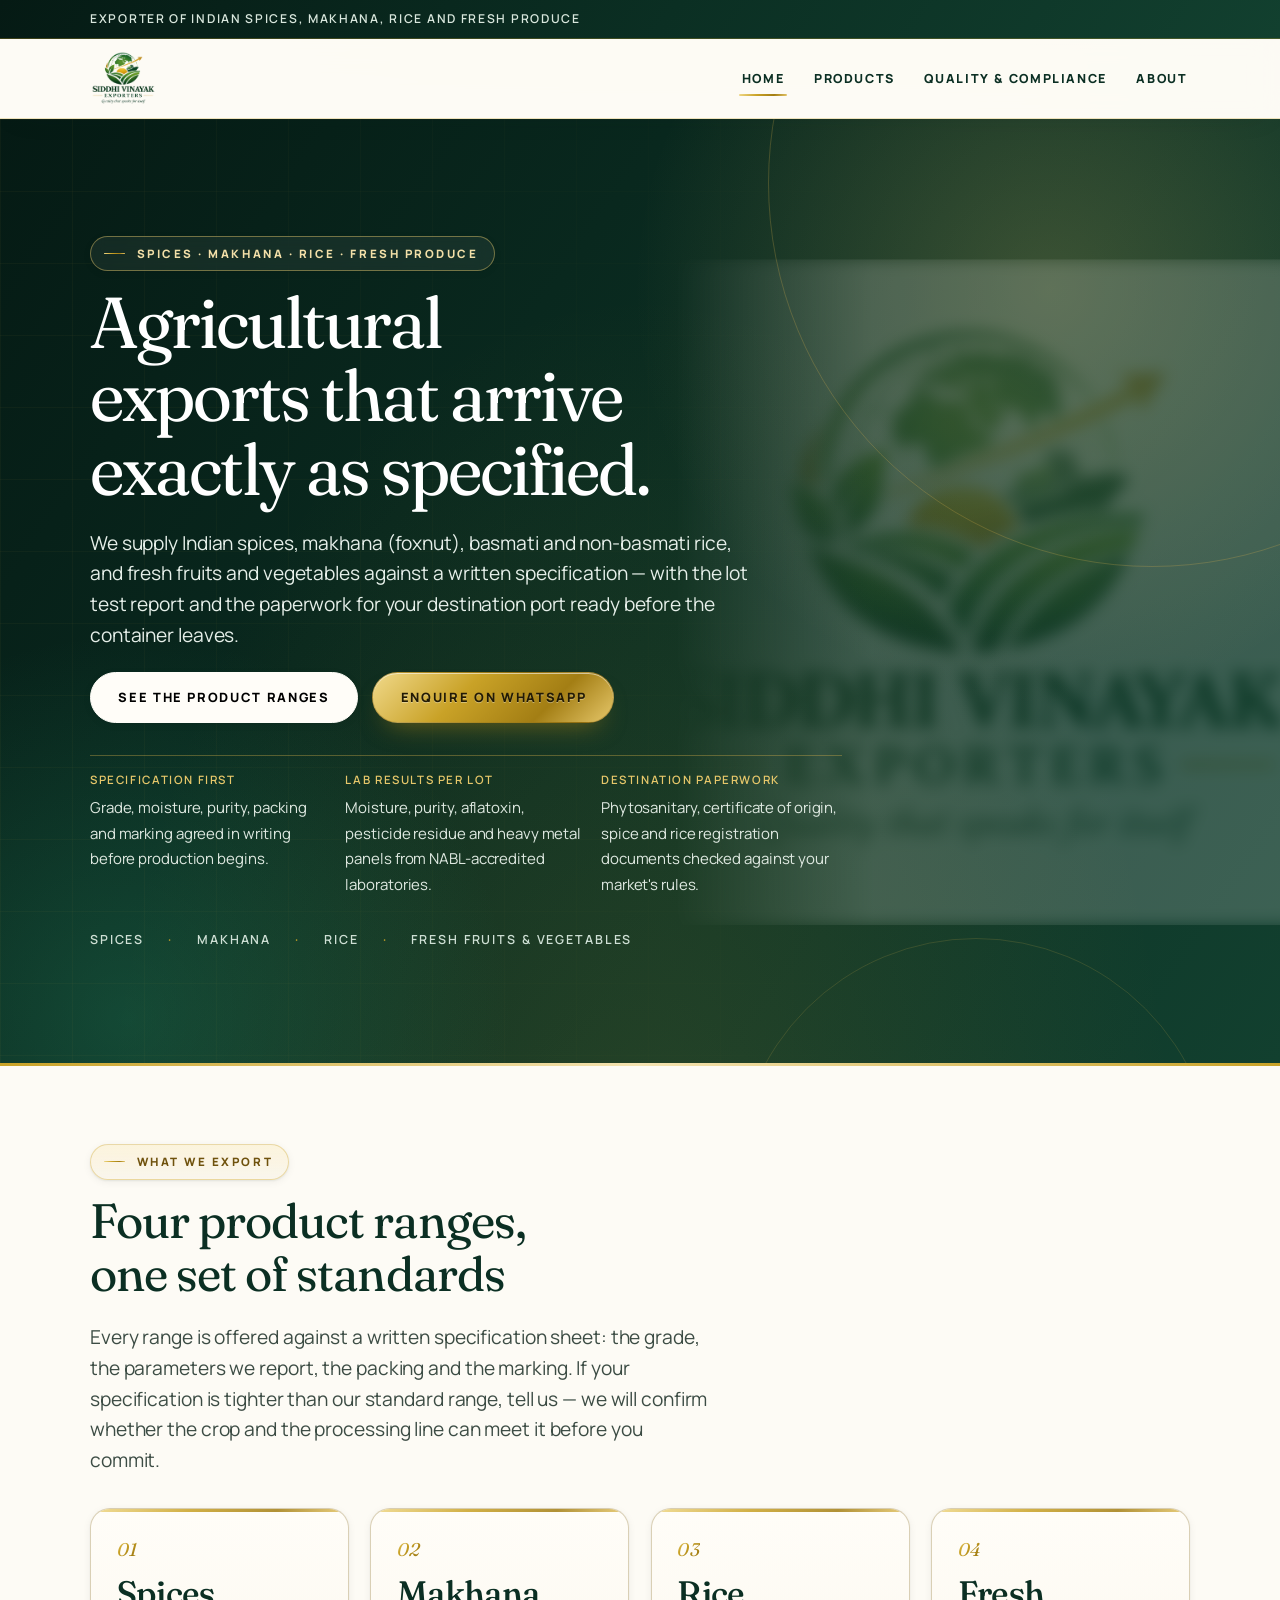
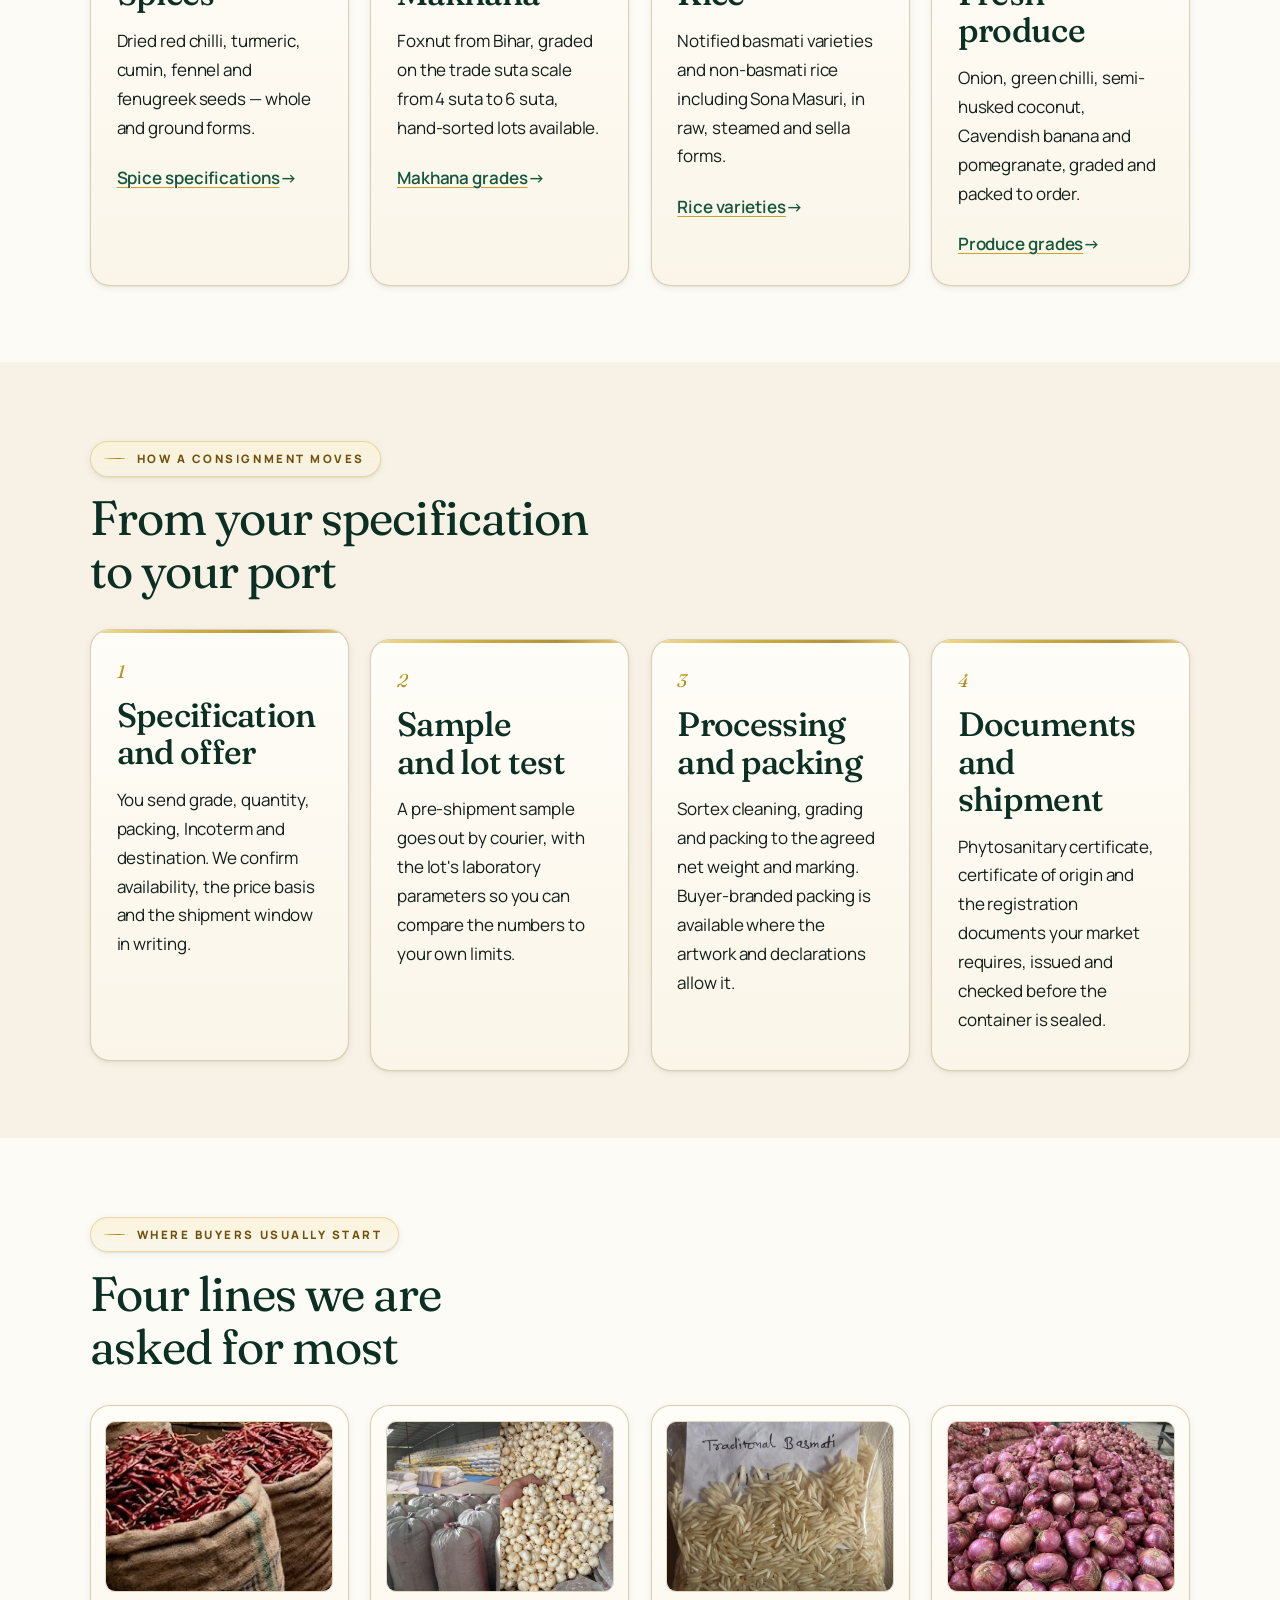
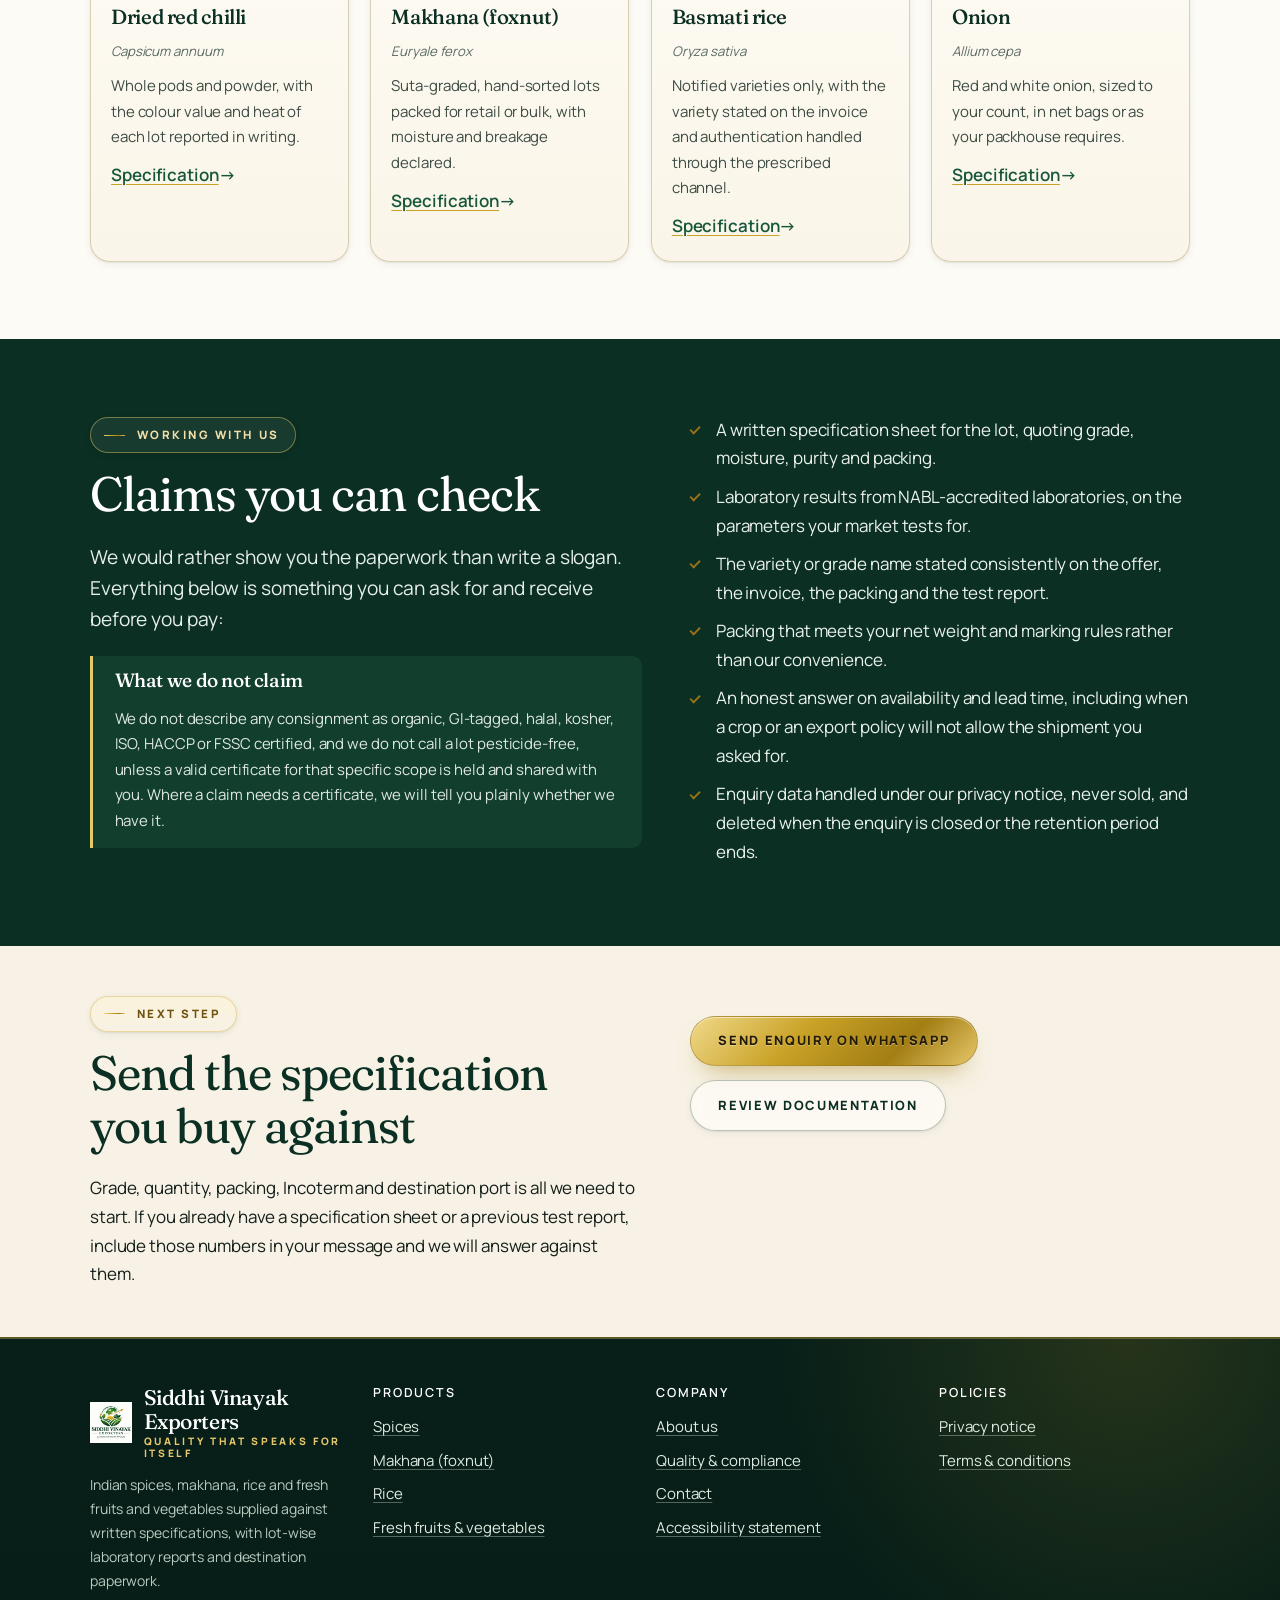
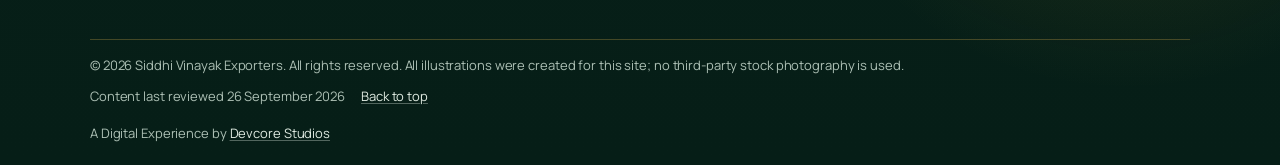
<file: index.html>
<!doctype html>
<html lang="en-IN">
<head>
  <meta charset="utf-8">
  <meta name="viewport" content="width=device-width, initial-scale=1">
  <title>SiddhiVinayak Exporters | Indian spices, rice, makhana and fresh produce</title>
  <meta name="description" content="Exporter of Indian spices, makhana (foxnut), basmati and non-basmati rice, and fresh fruits and vegetables. Lot-wise testing, documented specifications and destination-ready paperwork.">
  <meta name="theme-color" content="#0b2e22">
  <meta name="color-scheme" content="light">
  <link rel="icon" href="./sdl.png" type="image/png">
  <link rel="apple-touch-icon" href="assets/img/favicon.svg">
  <link rel="stylesheet" href="assets/fonts/fonts.css">
  <link rel='preconnect' href='https://fonts.googleapis.com'>
  <link rel='preconnect' href='https://fonts.gstatic.com' crossorigin>
  <link rel='stylesheet' href='https://fonts.googleapis.com/css2?family=Fraunces:ital,opsz,wght@0,9..144,300;0,9..144,400;0,9..144,500;0,9..144,600;1,9..144,400;1,9..144,500&family=Manrope:wght@400;500;600;700;800&display=swap'>
  <link rel="stylesheet" href="assets/css/styles.css">
  <!-- Add <link rel="canonical"> and an og:image file once the production domain
       and a 1200x630 social image are confirmed. See README.md, step 4. -->
  <meta property="og:type" content="website">
  <meta property="og:title" content="SiddhiVinayak Exporters | Indian agri exports">
  <meta property="og:description" content="Spices, makhana, rice and fresh produce from India, supplied against written specifications with lot-wise test reports.">
  <meta property="og:locale" content="en_IN">
  <script type="application/ld+json">
  {
    "@context": "https://schema.org",
    "@type": "Organization",
    "name": "SiddhiVinayak Exporters",
    "description": "Exporter of Indian spices, makhana (foxnut), rice and fresh fruits and vegetables.",
    "address": { "@type": "PostalAddress", "addressCountry": "IN" },
    "knowsAbout": ["Spices", "Makhana", "Basmati rice", "Non-basmati rice", "Fresh fruits and vegetables"]
  }
  </script>
</head>
<body id="top">
  <a class="skip-link" href="#main">Skip to main content</a>
  <div class="topbar">
    <div class="container">
      <p>Exporter of Indian spices, makhana, rice and fresh produce</p>
      <p data-config-wrap hidden>Enquiries: <span data-config="email"></span></p>
    </div>
  </div>

  <header class="site-header">
    <div class="container site-header__inner">
      <a class="brand" href="index.html">
        <img class="brand__mark brand__mark--full" src="./sdl.png" alt="" aria-hidden="true" width="1000" height="1000">
        <span class="brand__text">
          <span class="brand__name" data-brand-name>Siddhi Vinayak Exporters</span>
          <span class="brand__tag" data-brand-tagline>Quality that speaks for itself</span>
        </span>
      </a>
      <button class="nav-toggle" type="button" data-nav-toggle aria-expanded="false" aria-controls="primary-nav">
        <span class="nav-toggle__bars" aria-hidden="true"></span>
        <span>Menu</span>
      </button>
      <nav class="primary-nav" id="primary-nav" data-nav-menu aria-label="Main">
        <ul>
          <li><a href="index.html" aria-current="page">Home</a></li>
          <li><a href="products.html">Products</a></li>
          <li><a href="quality.html">Quality &amp; compliance</a></li>
          <li><a href="about.html">About</a></li>
        </ul>
      </nav>
    </div>
  </header>

  <main id="main">
    <section class="hero">
      <img class="hero__logo" src="./sdl-original.png" width="1000" height="1000" alt="" aria-hidden="true" decoding="async">
      <span class="hero__ring hero__ring--one" aria-hidden="true"></span>
      <span class="hero__ring hero__ring--two" aria-hidden="true"></span>
      <div class="container hero__grid">
        <div class="hero__copy">
          <p class="eyebrow">Spices &middot; Makhana &middot; Rice &middot; Fresh produce</p>
          <h1>Agricultural exports that arrive exactly as specified.</h1>
          <p class="lede">We supply Indian spices, makhana (foxnut), basmati and non-basmati rice, and fresh fruits and vegetables against a written specification &mdash; with the lot test report and the paperwork for your destination port ready before the container leaves.</p>
          <div class="btn-row">
            <a class="btn btn--secondary" href="products.html">See the product ranges</a>
            <a class="btn btn--primary" href="https://wa.me/919712011025?text=Hello%20Siddhi%20Vinayak%20Exporters%2C%20I%20want%20to%20enquire%20about%20your%20products." target="_blank" rel="noopener">Enquire on WhatsApp</a>
          </div>
          <dl class="hero__facts">
            <div>
              <dt>Specification first</dt>
              <dd>Grade, moisture, purity, packing and marking agreed in writing before production begins.</dd>
            </div>
            <div>
              <dt>Lab results per lot</dt>
              <dd>Moisture, purity, aflatoxin, pesticide residue and heavy metal panels from NABL-accredited laboratories.</dd>
            </div>
            <div>
              <dt>Destination paperwork</dt>
              <dd>Phytosanitary, certificate of origin, spice and rice registration documents checked against your market's rules.</dd>
            </div>
          </dl>
          <ul class="category-strip">
            <li>Spices</li>
            <li>Makhana</li>
            <li>Rice</li>
            <li>Fresh fruits &amp; vegetables</li>
          </ul>
        </div>
      </div>
    </section>

    <section class="section" aria-labelledby="ranges-heading">
      <div class="container">
        <div class="section-head">
          <p class="eyebrow">What we export</p>
          <h2 id="ranges-heading">Four product ranges, one set of standards</h2>
          <p class="lede">Every range is offered against a written specification sheet: the grade, the parameters we report, the packing and the marking. If your specification is tighter than our standard range, tell us &mdash; we will confirm whether the crop and the processing line can meet it before you commit.</p>
        </div>
        <div class="grid grid--4">
          <article class="card">
            <span class="card__index" aria-hidden="true">01</span>
            <h3>Spices</h3>
            <p>Dried red chilli, turmeric, cumin, fennel and fenugreek seeds &mdash; whole and ground forms.</p>
            <p><a class="link-arrow" href="products.html#spices">Spice specifications</a></p>
          </article>
          <article class="card">
            <span class="card__index" aria-hidden="true">02</span>
            <h3>Makhana</h3>
            <p>Foxnut from Bihar, graded on the trade suta scale from 4 suta to 6 suta, hand-sorted lots available.</p>
            <p><a class="link-arrow" href="products.html#makhana">Makhana grades</a></p>
          </article>
          <article class="card">
            <span class="card__index" aria-hidden="true">03</span>
            <h3>Rice</h3>
            <p>Notified basmati varieties and non-basmati rice including Sona Masuri, in raw, steamed and sella forms.</p>
            <p><a class="link-arrow" href="products.html#rice">Rice varieties</a></p>
          </article>
          <article class="card">
            <span class="card__index" aria-hidden="true">04</span>
            <h3>Fresh produce</h3>
            <p>Onion, green chilli, semi-husked coconut, Cavendish banana and pomegranate, graded and packed to order.</p>
            <p><a class="link-arrow" href="products.html#produce">Produce grades</a></p>
          </article>
        </div>
      </div>
    </section>

    <section class="section section--paper-2" aria-labelledby="process-heading">
      <div class="container">
        <div class="section-head">
          <p class="eyebrow">How a consignment moves</p>
          <h2 id="process-heading">From your specification to your port</h2>
        </div>
        <ol class="grid grid--4 list-plain">
          <li class="card card--tint">
            <span class="card__index" aria-hidden="true">1</span>
            <h3>Specification and offer</h3>
            <p>You send grade, quantity, packing, Incoterm and destination. We confirm availability, the price basis and the shipment window in writing.</p>
          </li>
          <li class="card card--tint">
            <span class="card__index" aria-hidden="true">2</span>
            <h3>Sample and lot test</h3>
            <p>A pre-shipment sample goes out by courier, with the lot's laboratory parameters so you can compare the numbers to your own limits.</p>
          </li>
          <li class="card card--tint">
            <span class="card__index" aria-hidden="true">3</span>
            <h3>Processing and packing</h3>
            <p>Sortex cleaning, grading and packing to the agreed net weight and marking. Buyer-branded packing is available where the artwork and declarations allow it.</p>
          </li>
          <li class="card card--tint">
            <span class="card__index" aria-hidden="true">4</span>
            <h3>Documents and shipment</h3>
            <p>Phytosanitary certificate, certificate of origin and the registration documents your market requires, issued and checked before the container is sealed.</p>
          </li>
        </ol>
      </div>
    </section>

    <section class="section" aria-labelledby="featured-heading">
      <div class="container">
        <div class="section-head">
          <p class="eyebrow">Where buyers usually start</p>
          <h2 id="featured-heading">Four lines we are asked for most</h2>
        </div>
        <div class="grid grid--4">
          <article class="product">
            <figure class="product__figure">
              <img class="product__photo" src="assets/img/products/dried-red-chilli.jpg" alt="Jute sacks filled with dried red chillies" width="243" height="208" loading="lazy" decoding="async">
            </figure>
            <div class="product__body">
              <h3 class="product__title">Dried red chilli</h3>
              <p class="product__botanical">Capsicum annuum</p>
              <p class="product__desc">Whole pods and powder, with the colour value and heat of each lot reported in writing.</p>
              <p><a class="link-arrow" href="products.html#red-chilli">Specification</a></p>
            </div>
          </article>
          <article class="product">
            <figure class="product__figure">
              <img class="product__photo" src="assets/img/products/makhana.jpg" alt="Popped makhana kernels held in a hand beside stacked stock bags" width="720" height="635" loading="lazy" decoding="async">
            </figure>
            <div class="product__body">
              <h3 class="product__title">Makhana (foxnut)</h3>
              <p class="product__botanical">Euryale ferox</p>
              <p class="product__desc">Suta-graded, hand-sorted lots packed for retail or bulk, with moisture and breakage declared.</p>
              <p><a class="link-arrow" href="products.html#makhana">Specification</a></p>
            </div>
          </article>
          <article class="product">
            <figure class="product__figure">
              <img class="product__photo" src="assets/img/products/traditional-basmati.jpg" alt="Traditional Basmati rice sample pack" width="720" height="1280" loading="lazy" decoding="async">
            </figure>
            <div class="product__body">
              <h3 class="product__title">Basmati rice</h3>
              <p class="product__botanical">Oryza sativa</p>
              <p class="product__desc">Notified varieties only, with the variety stated on the invoice and authentication handled through the prescribed channel.</p>
              <p><a class="link-arrow" href="products.html#rice">Specification</a></p>
            </div>
          </article>
          <article class="product">
            <figure class="product__figure">
              <img class="product__photo" src="assets/img/products/image.png" alt="" aria-hidden="true" width="320" height="240" loading="lazy" decoding="async">
            </figure>
            <div class="product__body">
              <h3 class="product__title">Onion</h3>
              <p class="product__botanical">Allium cepa</p>
              <p class="product__desc">Red and white onion, sized to your count, in net bags or as your packhouse requires.</p>
              <p><a class="link-arrow" href="products.html#onion">Specification</a></p>
            </div>
          </article>
        </div>
      </div>
    </section>

    <section class="section on-dark" aria-labelledby="why-heading">
      <div class="container split">
        <div>
          <p class="eyebrow">Working with us</p>
          <h2 id="why-heading">Claims you can check</h2>
          <p class="lede">We would rather show you the paperwork than write a slogan. Everything below is something you can ask for and receive before you pay:</p>
          <div class="notice notice--dark">
            <h3>What we do not claim</h3>
            <p>We do not describe any consignment as organic, GI-tagged, halal, kosher, ISO, HACCP or FSSC certified, and we do not call a lot pesticide-free, unless a valid certificate for that specific scope is held and shared with you. Where a claim needs a certificate, we will tell you plainly whether we have it.</p>
          </div>
        </div>
        <ul class="list-check">
          <li>A written specification sheet for the lot, quoting grade, moisture, purity and packing.</li>
          <li>Laboratory results from NABL-accredited laboratories, on the parameters your market tests for.</li>
          <li>The variety or grade name stated consistently on the offer, the invoice, the packing and the test report.</li>
          <li>Packing that meets your net weight and marking rules rather than our convenience.</li>
          <li>An honest answer on availability and lead time, including when a crop or an export policy will not allow the shipment you asked for.</li>
          <li>Enquiry data handled under our privacy notice, never sold, and deleted when the enquiry is closed or the retention period ends.</li>
        </ul>
      </div>
    </section>

    <section class="section section--tight section--paper-2" aria-labelledby="cta-heading">
      <div class="container split">
        <div>
          <p class="eyebrow">Next step</p>
          <h2 id="cta-heading">Send the specification you buy against</h2>
          <p>Grade, quantity, packing, Incoterm and destination port is all we need to start. If you already have a specification sheet or a previous test report, include those numbers in your message and we will answer against them.</p>
        </div>
        <div class="btn-row">
          <a class="btn btn--primary" href="https://wa.me/919712011025?text=Hello%20Siddhi%20Vinayak%20Exporters%2C%20I%20want%20to%20enquire%20about%20your%20products." target="_blank" rel="noopener">Send enquiry on WhatsApp</a>
          <a class="btn btn--secondary" href="quality.html">Review documentation</a>
        </div>
      </div>
    </section>
  </main>

  <footer class="site-footer">
    <div class="container">
      <div class="footer-grid">
        <div class="footer-brand">
          <a class="brand" href="index.html">
            <img class="brand__mark" src="./sdl-original.png" alt="" aria-hidden="true" width="96" height="96">
            <span class="brand__text">
              <span class="brand__name" data-brand-name>Siddhi Vinayak Exporters</span>
              <span class="brand__tag" data-brand-tagline>Quality that speaks for itself</span>
            </span>
          </a>
          <p>Indian spices, makhana, rice and fresh fruits and vegetables supplied against written specifications, with lot-wise laboratory reports and destination paperwork.</p>
        </div>
        <nav aria-labelledby="footer-products">
          <h2 id="footer-products">Products</h2>
          <ul class="footer-list">
            <li><a href="products.html#spices">Spices</a></li>
            <li><a href="products.html#makhana">Makhana (foxnut)</a></li>
            <li><a href="products.html#rice">Rice</a></li>
            <li><a href="products.html#produce">Fresh fruits &amp; vegetables</a></li>
          </ul>
        </nav>
        <nav aria-labelledby="footer-company">
          <h2 id="footer-company">Company</h2>
          <ul class="footer-list">
            <li><a href="about.html">About us</a></li>
            <li><a href="quality.html">Quality &amp; compliance</a></li>
            <li><a href="contact.html">Contact</a></li>
            <li><a href="accessibility.html">Accessibility statement</a></li>
          </ul>
        </nav>
        <nav aria-labelledby="footer-legal">
          <h2 id="footer-legal">Policies</h2>
          <ul class="footer-list">
            <li><a href="privacy.html">Privacy notice</a></li>
            <li><a href="terms.html">Terms &amp; conditions</a></li>
          </ul>
        </nav>
      </div>

      <!-- Rendered only when registration numbers are filled in
           assets/js/site-config.js. Never publish an identifier you do not hold. -->
      <div class="footer-registrations" data-registration-block hidden>
        <h2 id="footer-registrations">Registrations</h2>
        <ul class="registration-list" data-registration-list></ul>
      </div>

      <div class="footer-meta">
        <p>&copy; 2026 <span data-legal-name>SiddhiVinayak Exporters</span>. All rights reserved. <!-- Update the year each January. --> All illustrations were created for this site; no third-party stock photography is used.</p>
        <div class="footer-meta__links">
          <p>Content last reviewed <span data-last-reviewed>26 September 2026</span></p>
          <a href="#top">Back to top</a>
        </div>
      </div>
      <p class="footer-credit">A Digital Experience by <a href="https://share.google/GDi41P2eL19yEUgJp" target="_blank" rel="noopener noreferrer">Devcore Studios</a></p>
    </div>
  </footer>

  <script src="assets/js/site-config.js" defer></script>
  <script src="assets/js/main.js" defer></script>
</body>
</html>
</file>
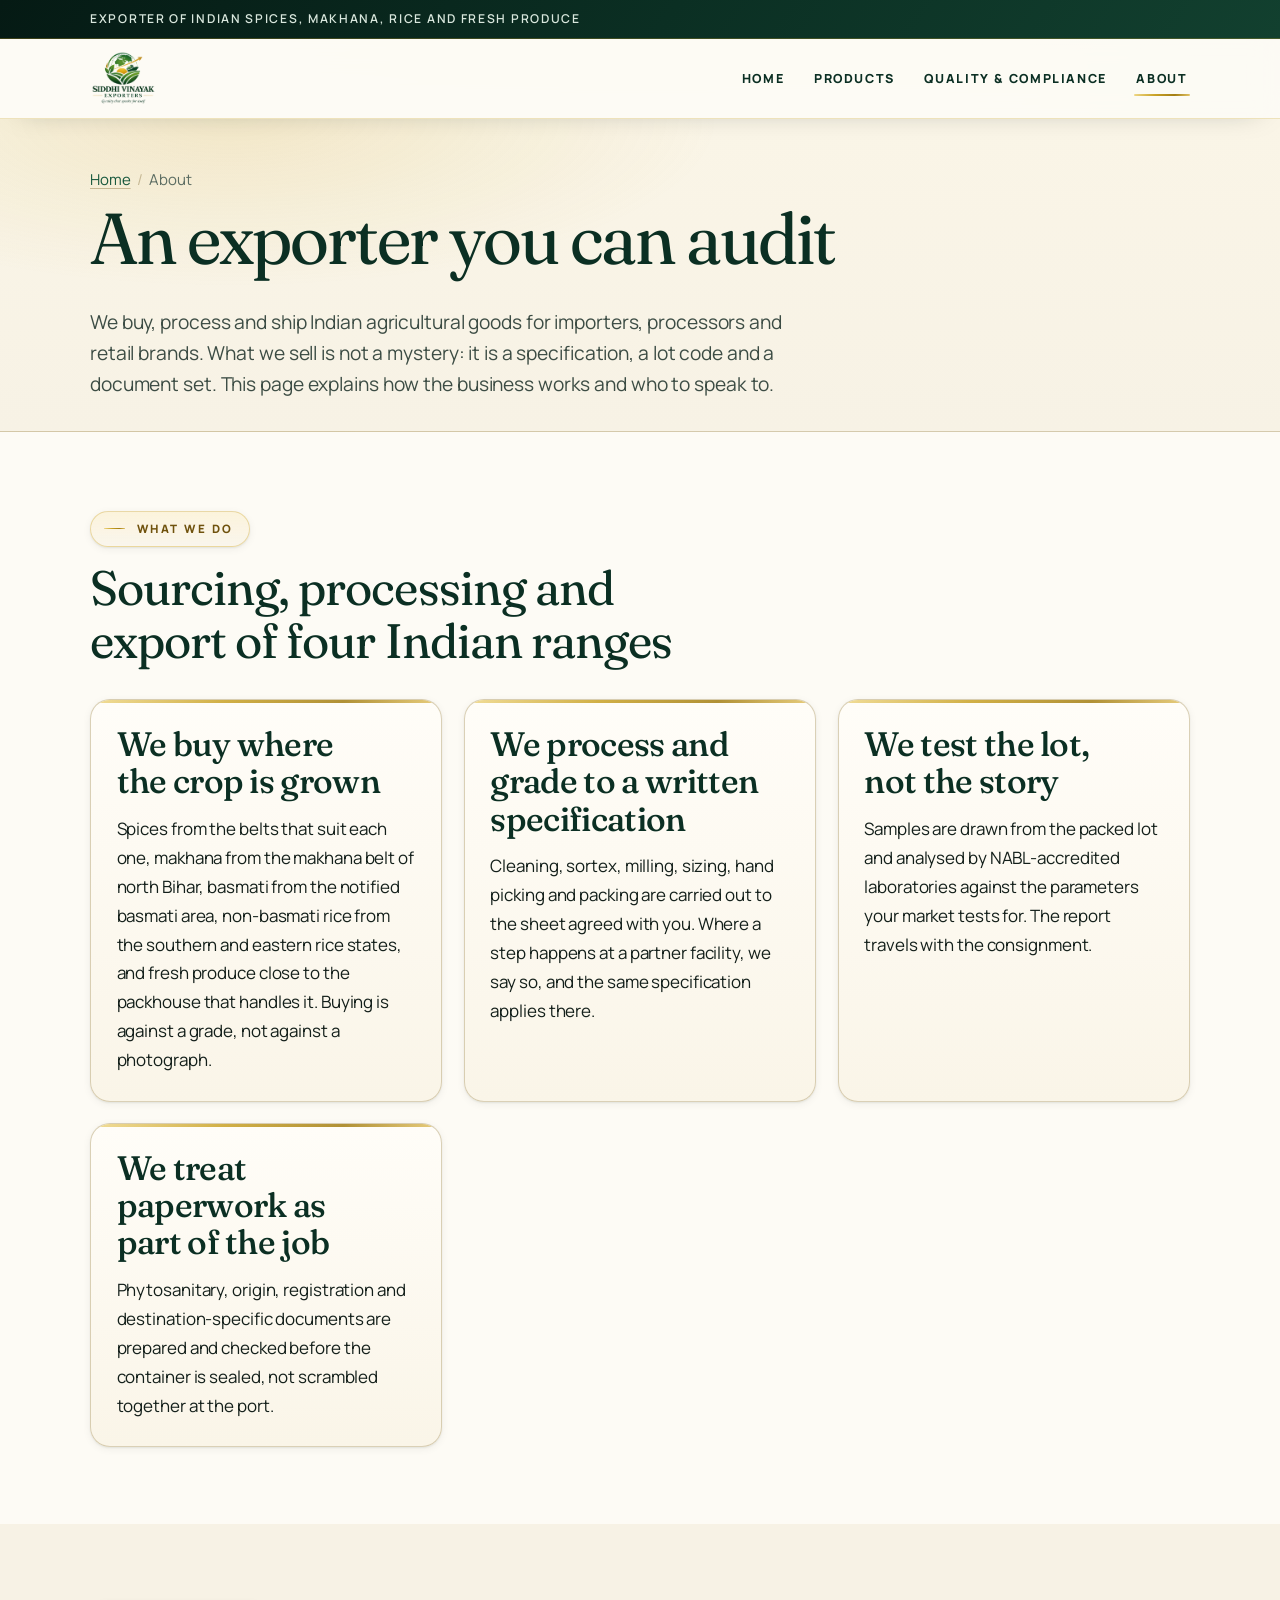
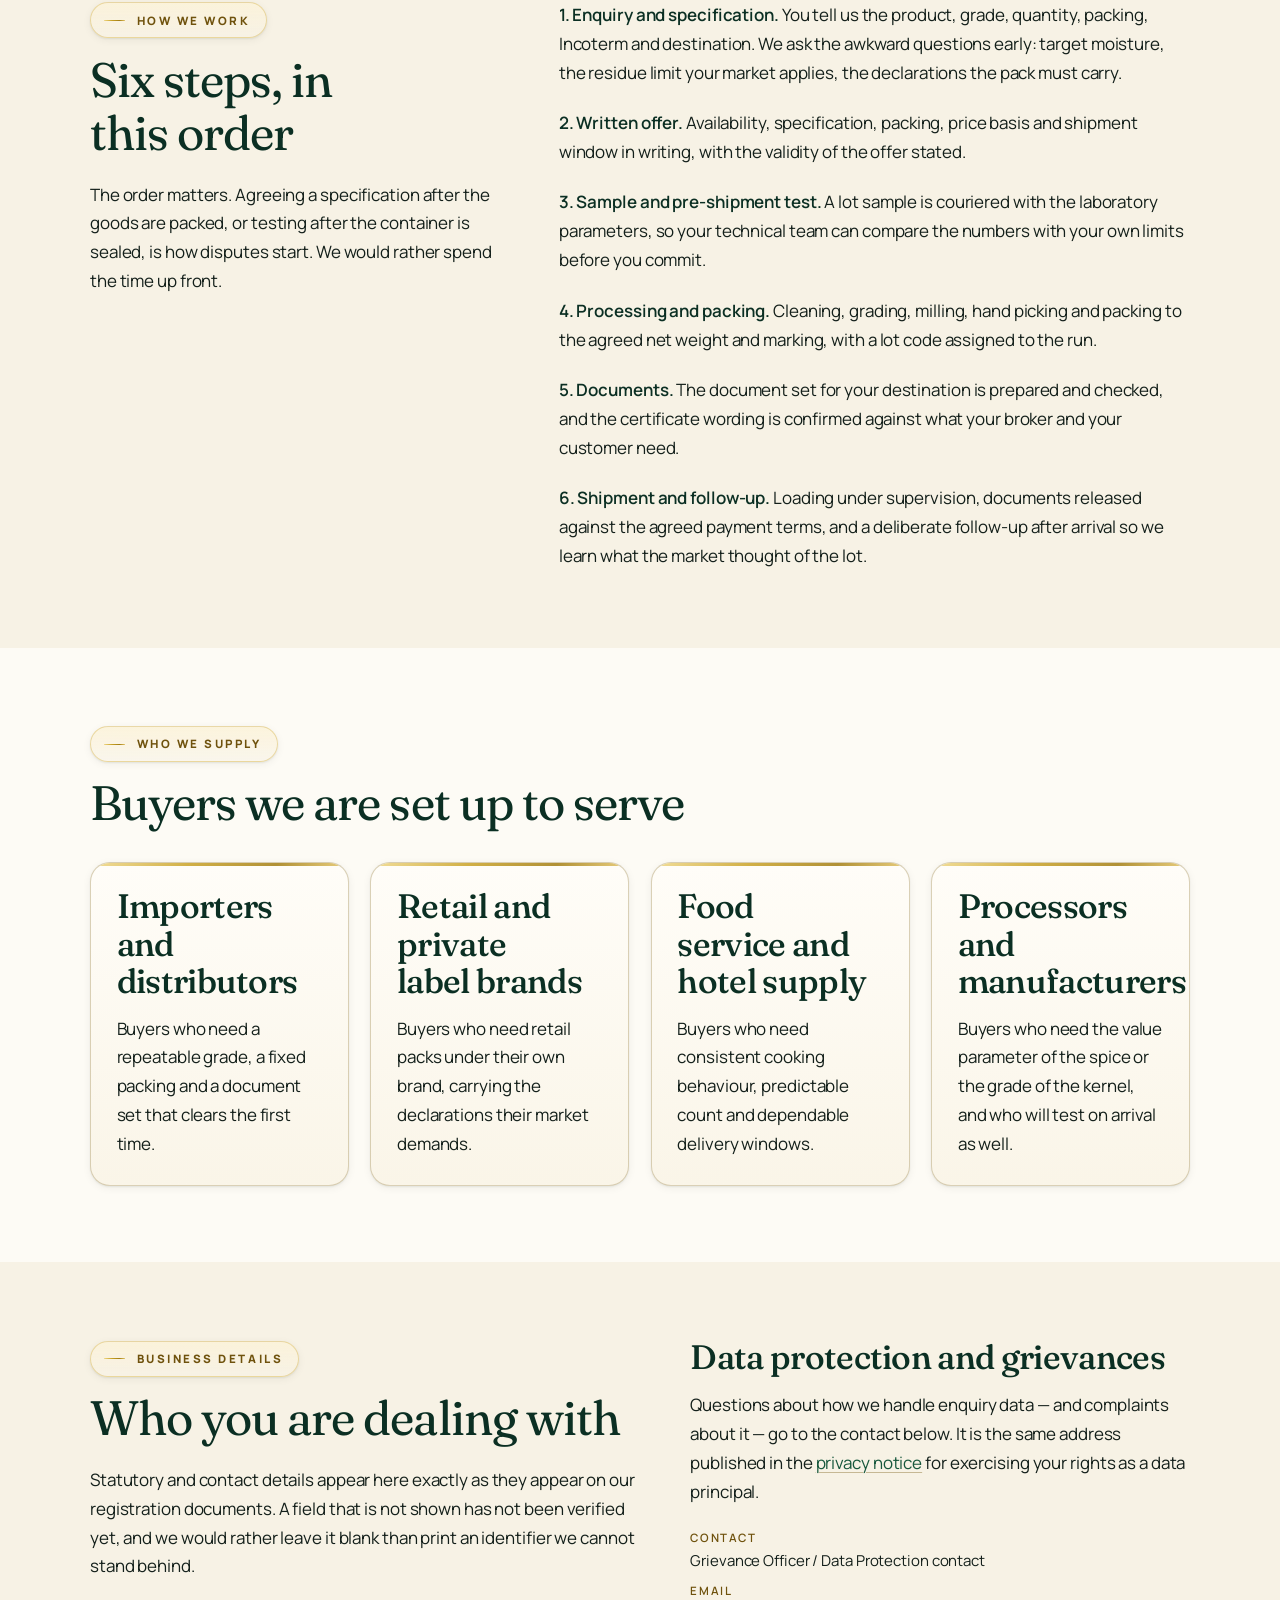
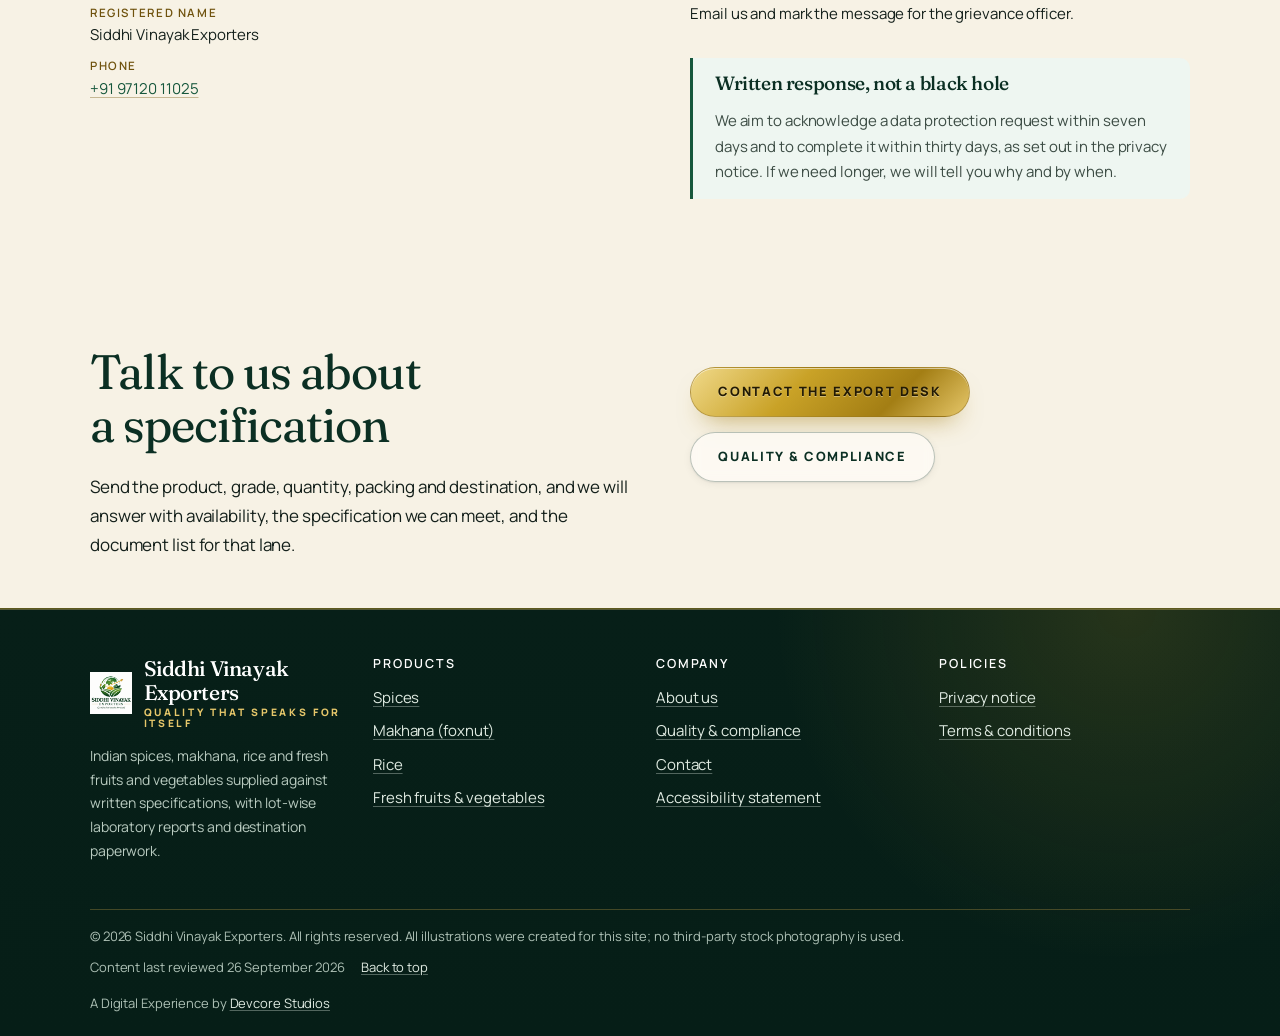
<file: about.html>
<!doctype html>
<html lang="en-IN">
<head>
  <meta charset="utf-8">
  <meta name="viewport" content="width=device-width, initial-scale=1">
  <title>About us | SiddhiVinayak Exporters</title>
  <meta name="description" content="Who we are, how we source and process Indian spices, makhana, rice and fresh produce, the buyers we work with, and the business details behind this website.">
  <meta name="theme-color" content="#0b2e22">
  <meta name="color-scheme" content="light">
  <link rel="icon" href="./sdl.png" type="image/png">
  <link rel="apple-touch-icon" href="assets/img/favicon.svg">
  <link rel="stylesheet" href="assets/fonts/fonts.css">
  <link rel='preconnect' href='https://fonts.googleapis.com'>
  <link rel='preconnect' href='https://fonts.gstatic.com' crossorigin>
  <link rel='stylesheet' href='https://fonts.googleapis.com/css2?family=Fraunces:ital,opsz,wght@0,9..144,300;0,9..144,400;0,9..144,500;0,9..144,600;1,9..144,400;1,9..144,500&family=Manrope:wght@400;500;600;700;800&display=swap'>
  <link rel="stylesheet" href="assets/css/styles.css">
  <meta property="og:type" content="website">
  <meta property="og:title" content="About us | SiddhiVinayak Exporters">
  <meta property="og:description" content="Indian agri exports run on specification, testing and paperwork. Here is how we work.">
  <meta property="og:locale" content="en_IN">
</head>
<body id="top">
  <a class="skip-link" href="#main">Skip to main content</a>
  <div class="topbar">
    <div class="container">
      <p>Exporter of Indian spices, makhana, rice and fresh produce</p>
      <p data-config-wrap hidden>Enquiries: <span data-config="email"></span></p>
    </div>
  </div>

  <header class="site-header">
    <div class="container site-header__inner">
      <a class="brand" href="index.html">
        <img class="brand__mark brand__mark--full" src="./sdl.png" alt="" aria-hidden="true" width="1000" height="1000">
        <span class="brand__text">
          <span class="brand__name" data-brand-name>Siddhi Vinayak Exporters</span>
          <span class="brand__tag" data-brand-tagline>Quality that speaks for itself</span>
        </span>
      </a>
      <button class="nav-toggle" type="button" data-nav-toggle aria-expanded="false" aria-controls="primary-nav">
        <span class="nav-toggle__bars" aria-hidden="true"></span>
        <span>Menu</span>
      </button>
      <nav class="primary-nav" id="primary-nav" data-nav-menu aria-label="Main">
        <ul>
          <li><a href="index.html">Home</a></li>
          <li><a href="products.html">Products</a></li>
          <li><a href="quality.html">Quality &amp; compliance</a></li>
          <li><a href="about.html" aria-current="page">About</a></li>
        </ul>
      </nav>
    </div>
  </header>

  <main id="main">
    <div class="page-head">
      <div class="container">
        <nav class="breadcrumb" aria-label="Breadcrumb">
          <ol>
            <li><a href="index.html">Home</a></li>
            <li><span aria-current="page">About</span></li>
          </ol>
        </nav>
        <h1>An exporter you can audit</h1>
        <p class="lede">We buy, process and ship Indian agricultural goods for importers, processors and retail brands. What we sell is not a mystery: it is a specification, a lot code and a document set. This page explains how the business works and who to speak to.</p>
      </div>
    </div>

    <section class="section" aria-labelledby="what-we-do">
      <div class="container">
        <div class="section-head">
          <p class="eyebrow">What we do</p>
          <h2 id="what-we-do">Sourcing, processing and export of four Indian ranges</h2>
        </div>
        <div class="grid grid--2">
          <div class="card">
            <h3>We buy where the crop is grown</h3>
            <p>Spices from the belts that suit each one, makhana from the makhana belt of north Bihar, basmati from the notified basmati area, non-basmati rice from the southern and eastern rice states, and fresh produce close to the packhouse that handles it. Buying is against a grade, not against a photograph.</p>
          </div>
          <div class="card">
            <h3>We process and grade to a written specification</h3>
            <p>Cleaning, sortex, milling, sizing, hand picking and packing are carried out to the sheet agreed with you. Where a step happens at a partner facility, we say so, and the same specification applies there.</p>
          </div>
          <div class="card">
            <h3>We test the lot, not the story</h3>
            <p>Samples are drawn from the packed lot and analysed by NABL-accredited laboratories against the parameters your market tests for. The report travels with the consignment.</p>
          </div>
          <div class="card">
            <h3>We treat paperwork as part of the job</h3>
            <p>Phytosanitary, origin, registration and destination-specific documents are prepared and checked before the container is sealed, not scrambled together at the port.</p>
          </div>
        </div>
      </div>
    </section>

    <section class="section section--paper-2" aria-labelledby="how-we-work">
      <div class="container split split--sidebar">
        <div>
          <p class="eyebrow">How we work</p>
          <h2 id="how-we-work">Six steps, in this order</h2>
          <p>The order matters. Agreeing a specification after the goods are packed, or testing after the container is sealed, is how disputes start. We would rather spend the time up front.</p>
        </div>
        <ol class="list-plain stack">
          <li><strong>1. Enquiry and specification.</strong> You tell us the product, grade, quantity, packing, Incoterm and destination. We ask the awkward questions early: target moisture, the residue limit your market applies, the declarations the pack must carry.</li>
          <li><strong>2. Written offer.</strong> Availability, specification, packing, price basis and shipment window in writing, with the validity of the offer stated.</li>
          <li><strong>3. Sample and pre-shipment test.</strong> A lot sample is couriered with the laboratory parameters, so your technical team can compare the numbers with your own limits before you commit.</li>
          <li><strong>4. Processing and packing.</strong> Cleaning, grading, milling, hand picking and packing to the agreed net weight and marking, with a lot code assigned to the run.</li>
          <li><strong>5. Documents.</strong> The document set for your destination is prepared and checked, and the certificate wording is confirmed against what your broker and your customer need.</li>
          <li><strong>6. Shipment and follow-up.</strong> Loading under supervision, documents released against the agreed payment terms, and a deliberate follow-up after arrival so we learn what the market thought of the lot.</li>
        </ol>
      </div>
    </section>

    <section class="section" aria-labelledby="buyers-heading">
      <div class="container">
        <div class="section-head">
          <p class="eyebrow">Who we supply</p>
          <h2 id="buyers-heading">Buyers we are set up to serve</h2>
        </div>
        <div class="grid grid--4">
          <div class="card card--tint">
            <h3>Importers and distributors</h3>
            <p>Buyers who need a repeatable grade, a fixed packing and a document set that clears the first time.</p>
          </div>
          <div class="card card--tint">
            <h3>Retail and private label brands</h3>
            <p>Buyers who need retail packs under their own brand, carrying the declarations their market demands.</p>
          </div>
          <div class="card card--tint">
            <h3>Food service and hotel supply</h3>
            <p>Buyers who need consistent cooking behaviour, predictable count and dependable delivery windows.</p>
          </div>
          <div class="card card--tint">
            <h3>Processors and manufacturers</h3>
            <p>Buyers who need the value parameter of the spice or the grade of the kernel, and who will test on arrival as well.</p>
          </div>
        </div>
      </div>
    </section>

    <section class="section section--paper-2" id="business-details" aria-labelledby="details-heading">
      <div class="container split">
        <div>
          <p class="eyebrow">Business details</p>
          <h2 id="details-heading">Who you are dealing with</h2>
          <p>Statutory and contact details appear here exactly as they appear on our registration documents. A field that is not shown has not been verified yet, and we would rather leave it blank than print an identifier we cannot stand behind.</p>
          <ul class="contact-block">
            <li><strong>Registered name</strong><span data-legal-name>SiddhiVinayak Exporters</span></li>
            <li hidden data-config-wrap><strong>Address</strong><span data-config="address"></span></li>
            <li hidden data-config-wrap><strong>Email</strong><span data-config="email"></span></li>
            <li hidden data-config-wrap><strong>Phone</strong><span data-config="phone"></span></li>
          </ul>
          <div class="detail-block" data-registration-block hidden>
            <h3 id="about-registrations">Registrations and licences</h3>
            <ul class="registration-list" data-registration-list></ul>
          </div>
        </div>
        <div data-dpo-block>
          <h3>Data protection and grievances</h3>
          <p>Questions about how we handle enquiry data &mdash; and complaints about it &mdash; go to the contact below. It is the same address published in the <a href="privacy.html">privacy notice</a> for exercising your rights as a data principal.</p>
          <ul class="contact-block">
            <li><strong>Contact</strong><span data-dpo-name>Grievance Officer / Data Protection contact</span></li>
            <li><strong>Email</strong><span data-dpo-email>Email us and mark the message for the grievance officer.</span></li>
          </ul>
          <div class="notice notice--info mt-l">
            <h3>Written response, not a black hole</h3>
            <p>We aim to acknowledge a data protection request within seven days and to complete it within thirty days, as set out in the privacy notice. If we need longer, we will tell you why and by when.</p>
          </div>
        </div>
      </div>
    </section>

   

    <section class="section section--tight section--paper-2">
      <div class="container split">
        <div>
          <h2>Talk to us about a specification</h2>
          <p>Send the product, grade, quantity, packing and destination, and we will answer with availability, the specification we can meet, and the document list for that lane.</p>
        </div>
        <div class="btn-row">
          <a class="btn btn--primary" href="contact.html">Contact the export desk</a>
          <a class="btn btn--secondary" href="quality.html">Quality &amp; compliance</a>
        </div>
      </div>
    </section>
  </main>

  <footer class="site-footer">
    <div class="container">
      <div class="footer-grid">
        <div class="footer-brand">
          <a class="brand" href="index.html">
            <img class="brand__mark" src="./sdl-original.png" alt="" aria-hidden="true" width="96" height="96">
            <span class="brand__text">
              <span class="brand__name" data-brand-name>Siddhi Vinayak Exporters</span>
              <span class="brand__tag" data-brand-tagline>Quality that speaks for itself</span>
            </span>
          </a>
          <p>Indian spices, makhana, rice and fresh fruits and vegetables supplied against written specifications, with lot-wise laboratory reports and destination paperwork.</p>
        </div>
        <nav aria-labelledby="footer-products">
          <h2 id="footer-products">Products</h2>
          <ul class="footer-list">
            <li><a href="products.html#spices">Spices</a></li>
            <li><a href="products.html#makhana">Makhana (foxnut)</a></li>
            <li><a href="products.html#rice">Rice</a></li>
            <li><a href="products.html#produce">Fresh fruits &amp; vegetables</a></li>
          </ul>
        </nav>
        <nav aria-labelledby="footer-company">
          <h2 id="footer-company">Company</h2>
          <ul class="footer-list">
            <li><a href="about.html">About us</a></li>
            <li><a href="quality.html">Quality &amp; compliance</a></li>
            <li><a href="contact.html">Contact</a></li>
            <li><a href="accessibility.html">Accessibility statement</a></li>
          </ul>
        </nav>
        <nav aria-labelledby="footer-legal">
          <h2 id="footer-legal">Policies</h2>
          <ul class="footer-list">
            <li><a href="privacy.html">Privacy notice</a></li>
            <li><a href="terms.html">Terms &amp; conditions</a></li>
          </ul>
        </nav>
      </div>

      <div class="footer-registrations" data-registration-block hidden>
        <h2 id="footer-registrations">Registrations</h2>
        <ul class="registration-list" data-registration-list></ul>
      </div>

      <div class="footer-meta">
        <p>&copy; 2026 <span data-legal-name>SiddhiVinayak Exporters</span>. All rights reserved. All illustrations were created for this site; no third-party stock photography is used.</p>
        <div class="footer-meta__links">
          <p>Content last reviewed <span data-last-reviewed>26 September 2026</span></p>
          <a href="#top">Back to top</a>
        </div>
      </div>
      <p class="footer-credit">A Digital Experience by <a href="https://share.google/GDi41P2eL19yEUgJp" target="_blank" rel="noopener noreferrer">Devcore Studios</a></p>
    </div>
  </footer>

  <script src="assets/js/site-config.js" defer></script>
  <script src="assets/js/main.js" defer></script>
</body>
</html>
</file>
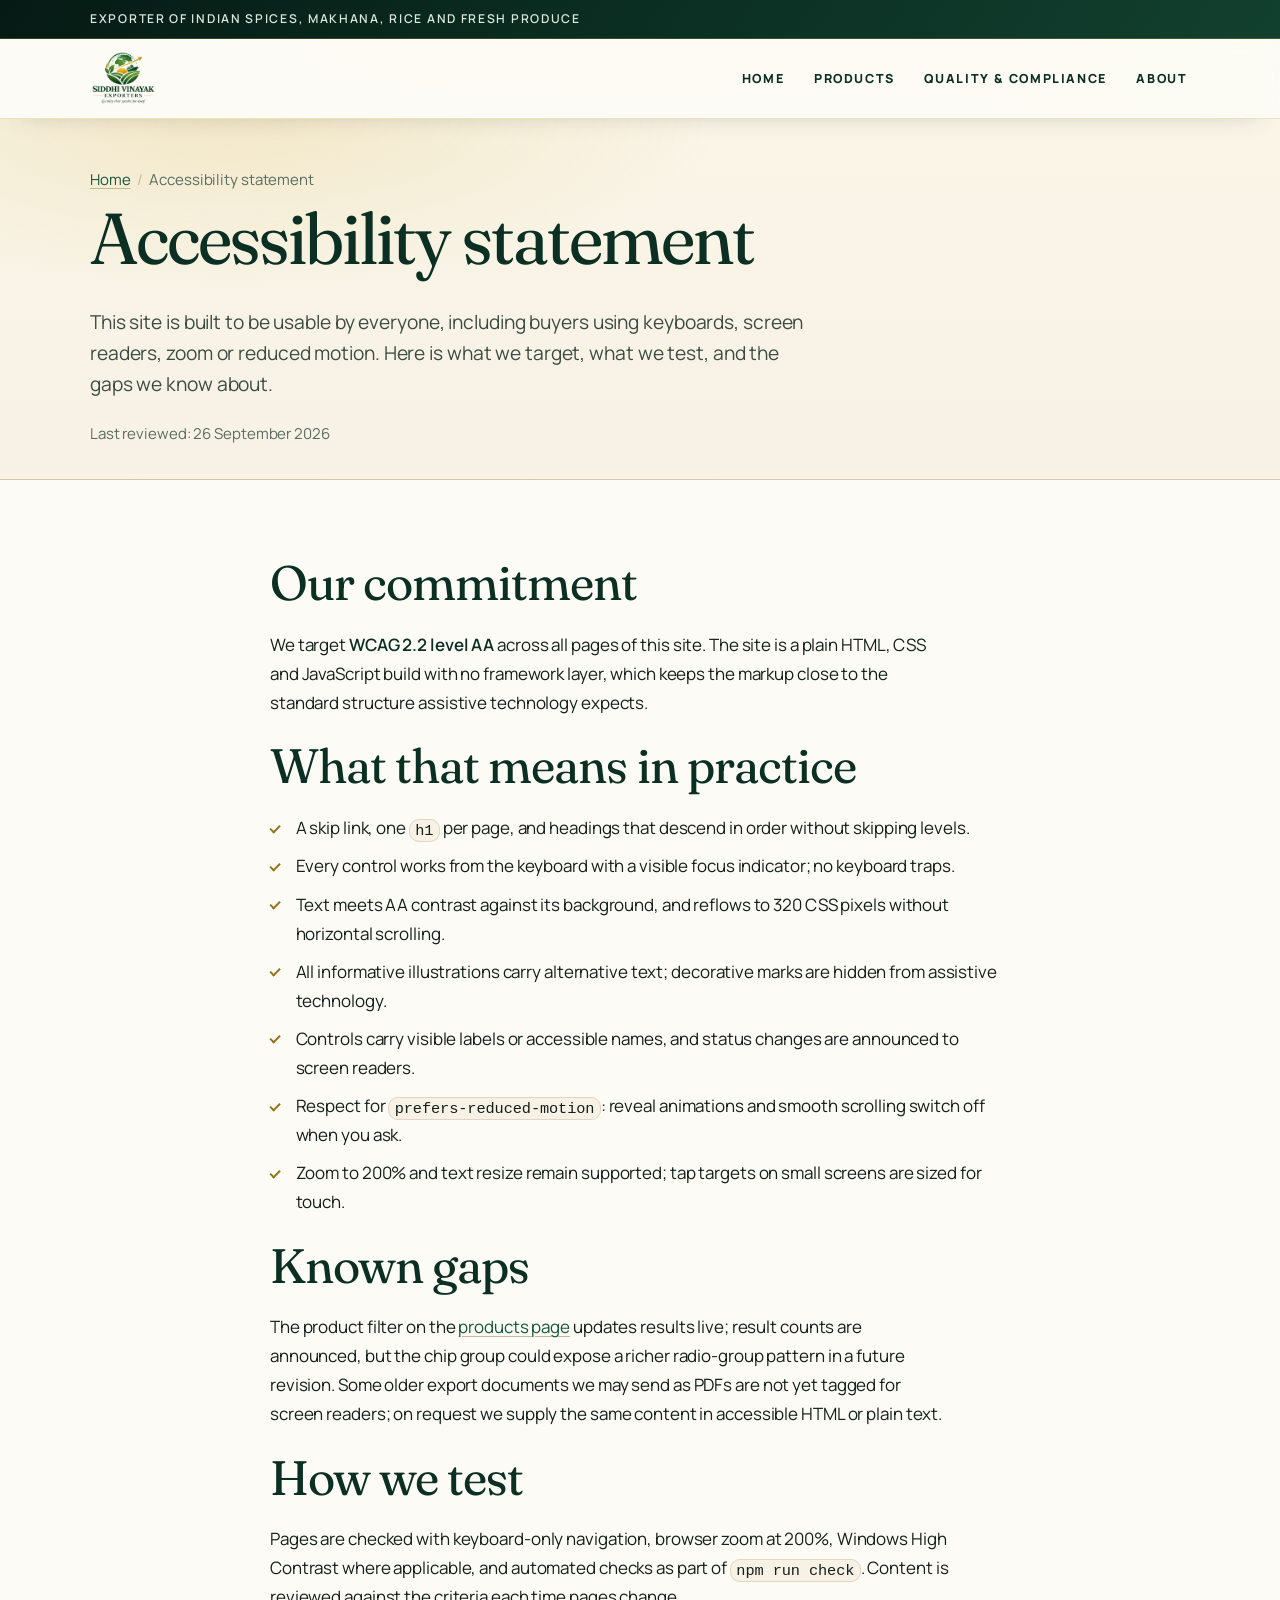
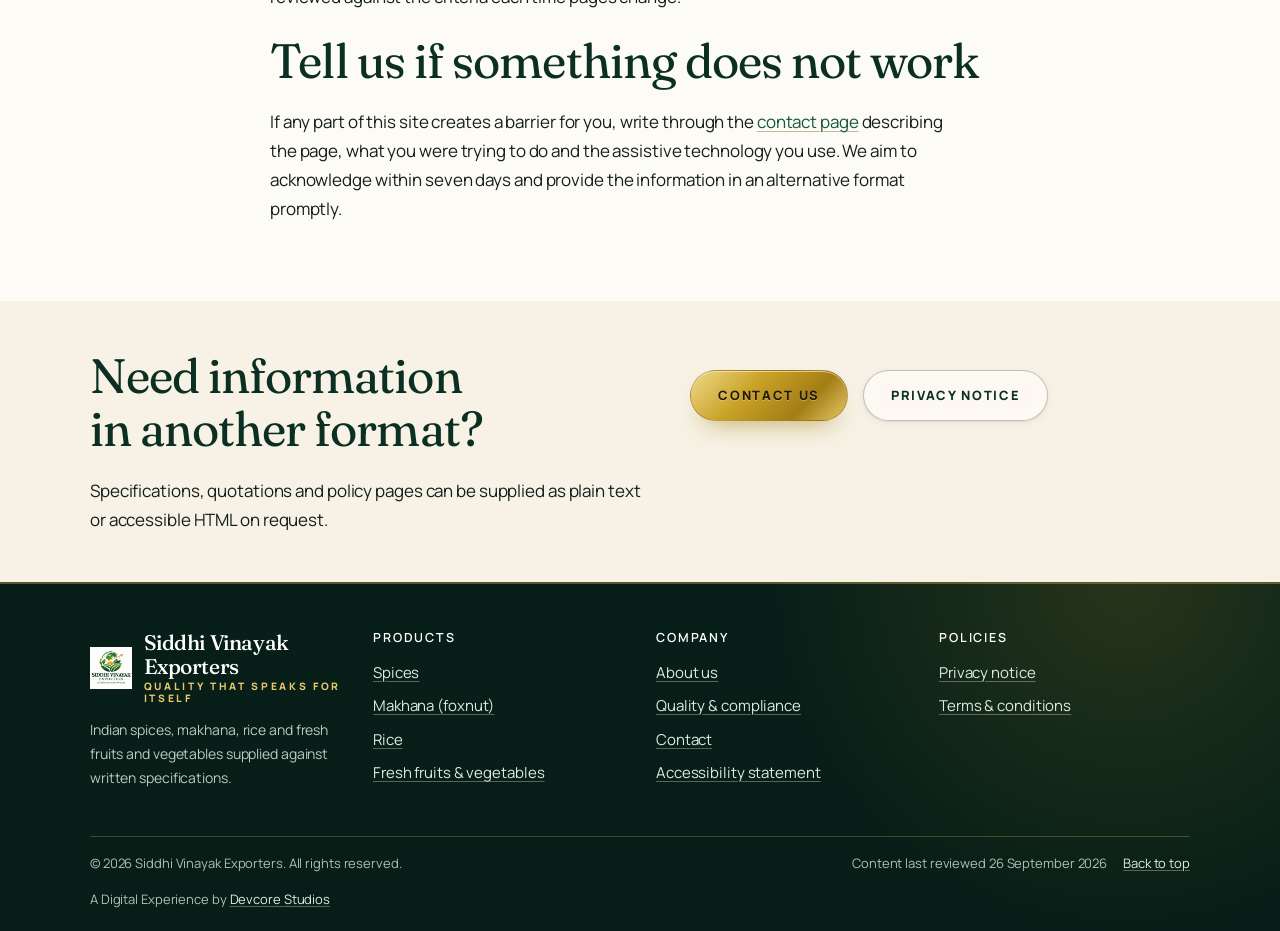
<file: accessibility.html>
<!doctype html>
<html lang="en-IN">
<head>
<meta charset="utf-8">
<meta name="viewport" content="width=device-width, initial-scale=1">
<title>Accessibility statement | SiddhiVinayak Exporters</title>
<meta name="description" content="How this site is built for WCAG 2.2 level AA, what is tested, known gaps and how to report an accessibility problem.">
<meta name="theme-color" content="#0b2e22">
<meta name="color-scheme" content="light">
<link rel="icon" href="./sdl.png" type="image/png">
<link rel="apple-touch-icon" href="assets/img/favicon.svg">
<link rel="stylesheet" href="assets/fonts/fonts.css">
  <link rel='preconnect' href='https://fonts.googleapis.com'>
  <link rel='preconnect' href='https://fonts.gstatic.com' crossorigin>
  <link rel='stylesheet' href='https://fonts.googleapis.com/css2?family=Fraunces:ital,opsz,wght@0,9..144,300;0,9..144,400;0,9..144,500;0,9..144,600;1,9..144,400;1,9..144,500&family=Manrope:wght@400;500;600;700;800&display=swap'>
<link rel="stylesheet" href="assets/css/styles.css">
<meta property="og:type" content="website">
<meta property="og:title" content="Accessibility statement | SiddhiVinayak Exporters">
<meta property="og:locale" content="en_IN">
</head>
<body id="top">
<a class="skip-link" href="#main">Skip to main content</a>
  <div class="topbar">
    <div class="container">
      <p>Exporter of Indian spices, makhana, rice and fresh produce</p>
      <p data-config-wrap hidden>Enquiries: <span data-config="email"></span></p>
</div></div>
<header class="site-header">
    <div class="container site-header__inner">
<a class="brand" href="index.html"><img class="brand__mark brand__mark--full" src="./sdl.png" alt="" aria-hidden="true" width="1000" height="1000"><span class="brand__text"><span class="brand__name" data-brand-name>Siddhi Vinayak Exporters</span><span class="brand__tag" data-brand-tagline>Quality that speaks for itself</span></span></a>
<button class="nav-toggle" type="button" data-nav-toggle aria-expanded="false" aria-controls="primary-nav"><span class="nav-toggle__bars" aria-hidden="true"></span><span>Menu</span></button>
<nav class="primary-nav" id="primary-nav" data-nav-menu aria-label="Main"><ul>
<li><a href="index.html">Home</a></li><li><a href="products.html">Products</a></li><li><a href="quality.html">Quality &amp; compliance</a></li><li><a href="about.html">About</a></li>
</ul></nav>
</div></header>
<main id="main"><div class="page-head"><div class="container">
<nav class="breadcrumb" aria-label="Breadcrumb"><ol><li><a href="index.html">Home</a></li><li><span aria-current="page">Accessibility statement</span></li></ol></nav>
<h1>Accessibility statement</h1>
<p class="lede">This site is built to be usable by everyone, including buyers using keyboards, screen readers, zoom or reduced motion. Here is what we target, what we test, and the gaps we know about.</p>
<p class="meta">Last reviewed: <span data-last-reviewed>26 September 2026</span></p>
</div></div>
<section class="section" aria-labelledby="a11y-commitment"><div class="container container--narrow">
<h2 id="a11y-commitment">Our commitment</h2>
<p>We target <strong>WCAG 2.2 level AA</strong> across all pages of this site. The site is a plain HTML, CSS and JavaScript build with no framework layer, which keeps the markup close to the standard structure assistive technology expects.</p>
<h2 id="a11y-done">What that means in practice</h2>
<ul class="list-check">
<li>A skip link, one <code>h1</code> per page, and headings that descend in order without skipping levels.</li>
<li>Every control works from the keyboard with a visible focus indicator; no keyboard traps.</li>
<li>Text meets AA contrast against its background, and reflows to 320&nbsp;CSS pixels without horizontal scrolling.</li>
<li>All informative illustrations carry alternative text; decorative marks are hidden from assistive technology.</li>
<li>Controls carry visible labels or accessible names, and status changes are announced to screen readers.</li>
<li>Respect for <code>prefers-reduced-motion</code>: reveal animations and smooth scrolling switch off when you ask.</li>
<li>Zoom to 200% and text resize remain supported; tap targets on small screens are sized for touch.</li>
</ul>
<h2 id="a11y-known">Known gaps</h2>
<p>The product filter on the <a href="products.html">products page</a> updates results live; result counts are announced, but the chip group could expose a richer radio-group pattern in a future revision. Some older export documents we may send as PDFs are not yet tagged for screen readers; on request we supply the same content in accessible HTML or plain text.</p>
<h2 id="a11y-test">How we test</h2>
<p>Pages are checked with keyboard-only navigation, browser zoom at 200%, Windows High Contrast where applicable, and automated checks as part of <code>npm run check</code>. Content is reviewed against the criteria each time pages change.</p>
<h2 id="a11y-contact">Tell us if something does not work</h2>
<p>If any part of this site creates a barrier for you, write through the <a href="contact.html">contact page</a> describing the page, what you were trying to do and the assistive technology you use. We aim to acknowledge within seven days and provide the information in an alternative format promptly.</p>
</div></section>
<section class="section section--tight section--paper-2"><div class="container split">
<div><h2>Need information in another format?</h2><p>Specifications, quotations and policy pages can be supplied as plain text or accessible HTML on request.</p></div>
<div class="btn-row"><a class="btn btn--primary" href="contact.html">Contact us</a><a class="btn btn--secondary" href="privacy.html">Privacy notice</a></div>
</div></section>
</main>
<footer class="site-footer"><div class="container">
<div class="footer-grid">
<div class="footer-brand"><a class="brand" href="index.html"><img class="brand__mark" src="./sdl-original.png" alt="" aria-hidden="true" width="96" height="96"><span class="brand__text"><span class="brand__name" data-brand-name>Siddhi Vinayak Exporters</span><span class="brand__tag" data-brand-tagline>Quality that speaks for itself</span></span></a>
<p>Indian spices, makhana, rice and fresh fruits and vegetables supplied against written specifications.</p></div>
<nav aria-labelledby="footer-products"><h2 id="footer-products">Products</h2><ul class="footer-list"><li><a href="products.html#spices">Spices</a></li><li><a href="products.html#makhana">Makhana (foxnut)</a></li><li><a href="products.html#rice">Rice</a></li><li><a href="products.html#produce">Fresh fruits &amp; vegetables</a></li></ul></nav>
<nav aria-labelledby="footer-company"><h2 id="footer-company">Company</h2><ul class="footer-list"><li><a href="about.html">About us</a></li><li><a href="quality.html">Quality &amp; compliance</a></li><li><a href="contact.html">Contact</a></li><li><a href="accessibility.html" aria-current="page">Accessibility statement</a></li></ul></nav>
<nav aria-labelledby="footer-legal"><h2 id="footer-legal">Policies</h2><ul class="footer-list"><li><a href="privacy.html">Privacy notice</a></li><li><a href="terms.html">Terms &amp; conditions</a></li></ul></nav>
</div>
<div class="footer-registrations" data-registration-block hidden><h2 id="footer-registrations">Registrations</h2><ul class="registration-list" data-registration-list></ul></div>
<div class="footer-meta"><p>&copy; 2026 <span data-legal-name>SiddhiVinayak Exporters</span>. All rights reserved.</p><div class="footer-meta__links"><p>Content last reviewed <span data-last-reviewed>26 September 2026</span></p><a href="#top">Back to top</a></div></div>
<p class="footer-credit">A Digital Experience by <a href="https://share.google/GDi41P2eL19yEUgJp" target="_blank" rel="noopener noreferrer">Devcore Studios</a></p>
</div></footer>
<script src="assets/js/site-config.js" defer></script>
<script src="assets/js/main.js" defer></script>
</body>
</html>
</file>
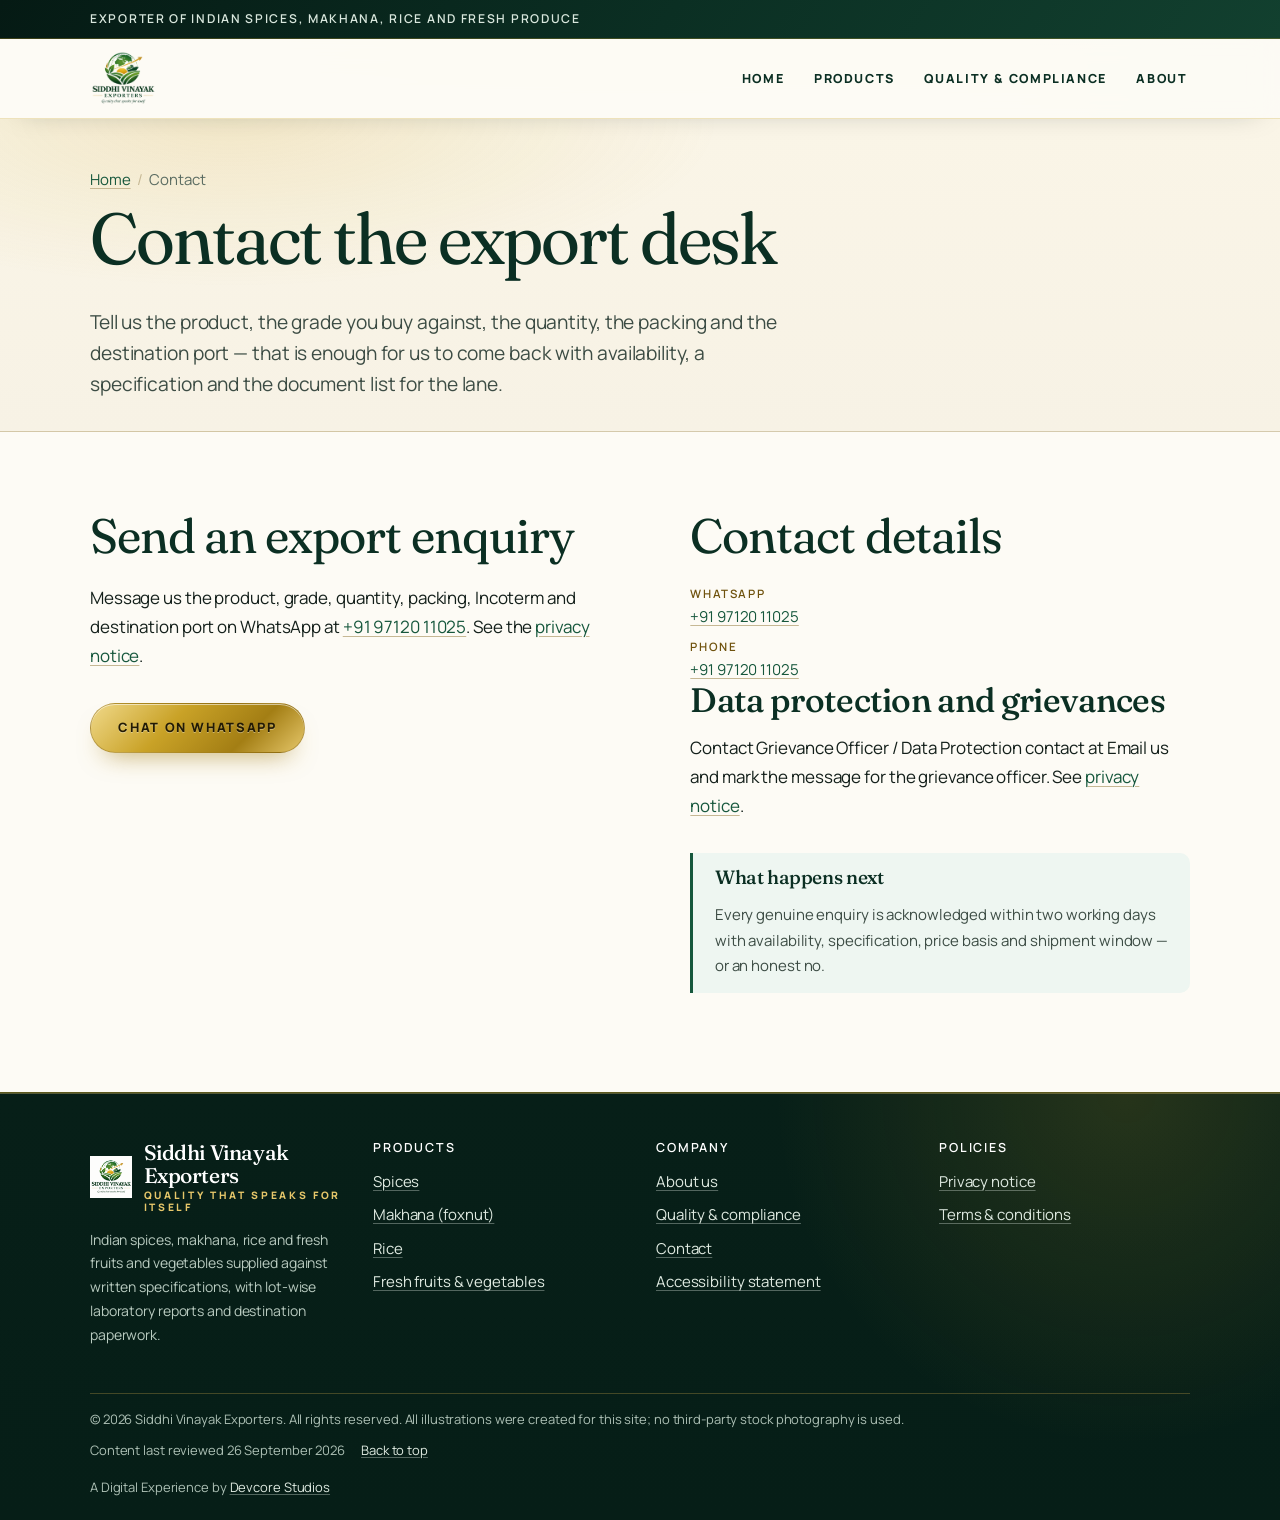
<file: contact.html>
<!doctype html>
<html lang="en-IN">
<head>
  <meta charset="utf-8">
  <meta name="viewport" content="width=device-width, initial-scale=1">
  <title>Contact and export enquiries | SiddhiVinayak Exporters</title>
  <meta name="description" content="Send an export enquiry: product, grade, quantity, packing, Incoterm and destination. Also the contact details, response times and data protection contact for SiddhiVinayak Exporters.">
  <meta name="theme-color" content="#0b2e22">
  <meta name="color-scheme" content="light">
  <link rel="icon" href="./sdl.png" type="image/png">
  <link rel="apple-touch-icon" href="assets/img/favicon.svg">
  <link rel="stylesheet" href="assets/fonts/fonts.css">
  <link rel='preconnect' href='https://fonts.googleapis.com'>
  <link rel='preconnect' href='https://fonts.gstatic.com' crossorigin>
  <link rel='stylesheet' href='https://fonts.googleapis.com/css2?family=Fraunces:ital,opsz,wght@0,9..144,300;0,9..144,400;0,9..144,500;0,9..144,600;1,9..144,400;1,9..144,500&family=Manrope:wght@400;500;600;700;800&display=swap'>
  <link rel="stylesheet" href="assets/css/styles.css">
  <meta property="og:type" content="website">
  <meta property="og:title" content="Contact and export enquiries | SiddhiVinayak Exporters">
  <meta property="og:description" content="Send the specification you buy against and we will answer with availability, specification and the document list.">
  <meta property="og:locale" content="en_IN">
</head>
<body id="top">
  <a class="skip-link" href="#main">Skip to main content</a>
  <div class="topbar">
    <div class="container">
      <p>Exporter of Indian spices, makhana, rice and fresh produce</p>
      <p data-config-wrap hidden>Enquiries: <span data-config="email"></span></p>
    </div>
  </div>

  <header class="site-header">
    <div class="container site-header__inner">
      <a class="brand" href="index.html">
        <img class="brand__mark brand__mark--full" src="./sdl.png" alt="" aria-hidden="true" width="1000" height="1000">
        <span class="brand__text">
          <span class="brand__name" data-brand-name>Siddhi Vinayak Exporters</span>
          <span class="brand__tag" data-brand-tagline>Quality that speaks for itself</span>
        </span>
      </a>
      <button class="nav-toggle" type="button" data-nav-toggle aria-expanded="false" aria-controls="primary-nav">
        <span class="nav-toggle__bars" aria-hidden="true"></span>
        <span>Menu</span>
      </button>
      <nav class="primary-nav" id="primary-nav" data-nav-menu aria-label="Main">
        <ul>
          <li><a href="index.html">Home</a></li>
          <li><a href="products.html">Products</a></li>
          <li><a href="quality.html">Quality &amp; compliance</a></li>
          <li><a href="about.html">About</a></li>
        </ul>
      </nav>
    </div>
  </header>

  <main id="main">
    <div class="page-head">
      <div class="container">
        <nav class="breadcrumb" aria-label="Breadcrumb">
          <ol>
            <li><a href="index.html">Home</a></li>
            <li><span aria-current="page">Contact</span></li>
          </ol>
        </nav>
        <h1>Contact the export desk</h1>
        <p class="lede">Tell us the product, the grade you buy against, the quantity, the packing and the destination port &mdash; that is enough for us to come back with availability, a specification and the document list for the lane.</p>
      </div>
    </div>
    <section class="section" aria-labelledby="enquiry-heading">
      <div class="container split">
        <div>
          <h2 id="enquiry-heading">Send an export enquiry</h2>
          <p>Message us the product, grade, quantity, packing, Incoterm and destination port on WhatsApp at <a href="https://wa.me/919712011025?text=Hello%20Siddhi%20Vinayak%20Exporters%2C%20I%20want%20to%20enquire%20about%20your%20products." target="_blank" rel="noopener">+91 97120 11025</a>. See the <a href="privacy.html">privacy notice</a>.</p>
          <div class="btn-row mt-l">
            <a class="btn btn--primary" href="https://wa.me/919712011025?text=Hello%20Siddhi%20Vinayak%20Exporters%2C%20I%20want%20to%20enquire%20about%20your%20products." target="_blank" rel="noopener">Chat on WhatsApp</a>
          </div>
          
        </div>
        <aside aria-labelledby="contact-side-heading">
          <h2 id="contact-side-heading">Contact details</h2>
          <ul class="contact-block">
            <li><strong>WhatsApp</strong><a href="https://wa.me/919712011025?text=Hello%20Siddhi%20Vinayak%20Exporters%2C%20I%20want%20to%20enquire%20about%20your%20products." target="_blank" rel="noopener">+91 97120 11025</a></li>
            <li hidden data-config-wrap><strong>Email</strong><span data-config="email"></span></li>
            <li hidden data-config-wrap><strong>Phone</strong><span data-config="phone"></span></li>
            
          </ul>
          <div class="detail-block" data-registration-block hidden>
            <h3 id="contact-regs">Registrations and licences</h3>
            <ul class="registration-list" data-registration-list></ul>
          </div>
          <div data-dpo-block>
            <h3>Data protection and grievances</h3>
            <p>Contact <span data-dpo-name>Grievance Officer / Data Protection contact</span> at <span data-dpo-email>Email us and mark the message for the grievance officer.</span> See <a href="privacy.html">privacy notice</a>.</p>
          </div>
          <div class="notice notice--info mt-l">
            <h3>What happens next</h3>
            <p>Every genuine enquiry is acknowledged within two working days with availability, specification, price basis and shipment window &mdash; or an honest no.</p>
          </div>
        </aside>
      </div>
    </section>
  </main>

  <footer class="site-footer">
    <div class="container">
      <div class="footer-grid">
        <div class="footer-brand">
          <a class="brand" href="index.html">
            <img class="brand__mark" src="./sdl-original.png" alt="" aria-hidden="true" width="96" height="96">
            <span class="brand__text">
              <span class="brand__name" data-brand-name>Siddhi Vinayak Exporters</span>
              <span class="brand__tag" data-brand-tagline>Quality that speaks for itself</span>
            </span>
          </a>
          <p>Indian spices, makhana, rice and fresh fruits and vegetables supplied against written specifications, with lot-wise laboratory reports and destination paperwork.</p>
        </div>
        <nav aria-labelledby="footer-products">
          <h2 id="footer-products">Products</h2>
          <ul class="footer-list">
            <li><a href="products.html#spices">Spices</a></li>
            <li><a href="products.html#makhana">Makhana (foxnut)</a></li>
            <li><a href="products.html#rice">Rice</a></li>
            <li><a href="products.html#produce">Fresh fruits &amp; vegetables</a></li>
          </ul>
        </nav>
        <nav aria-labelledby="footer-company">
          <h2 id="footer-company">Company</h2>
          <ul class="footer-list">
            <li><a href="about.html">About us</a></li>
            <li><a href="quality.html">Quality &amp; compliance</a></li>
            <li><a href="contact.html">Contact</a></li>
            <li><a href="accessibility.html">Accessibility statement</a></li>
          </ul>
        </nav>
        <nav aria-labelledby="footer-legal">
          <h2 id="footer-legal">Policies</h2>
          <ul class="footer-list">
            <li><a href="privacy.html">Privacy notice</a></li>
            <li><a href="terms.html">Terms &amp; conditions</a></li>
          </ul>
        </nav>
      </div>
      <div class="footer-registrations" data-registration-block hidden>
        <h2 id="footer-registrations">Registrations</h2>
        <ul class="registration-list" data-registration-list></ul>
      </div>
      <div class="footer-meta">
        <p>&copy; 2026 <span data-legal-name>SiddhiVinayak Exporters</span>. All rights reserved. All illustrations were created for this site; no third-party stock photography is used.</p>
        <div class="footer-meta__links">
          <p>Content last reviewed <span data-last-reviewed>26 September 2026</span></p>
          <a href="#top">Back to top</a>
        </div>
      </div>
      <p class="footer-credit">A Digital Experience by <a href="https://share.google/GDi41P2eL19yEUgJp" target="_blank" rel="noopener noreferrer">Devcore Studios</a></p>
    </div>
  </footer>

  <script src="assets/js/site-config.js" defer></script>
  <script src="assets/js/main.js" defer></script>
</body>
</html>
</file>
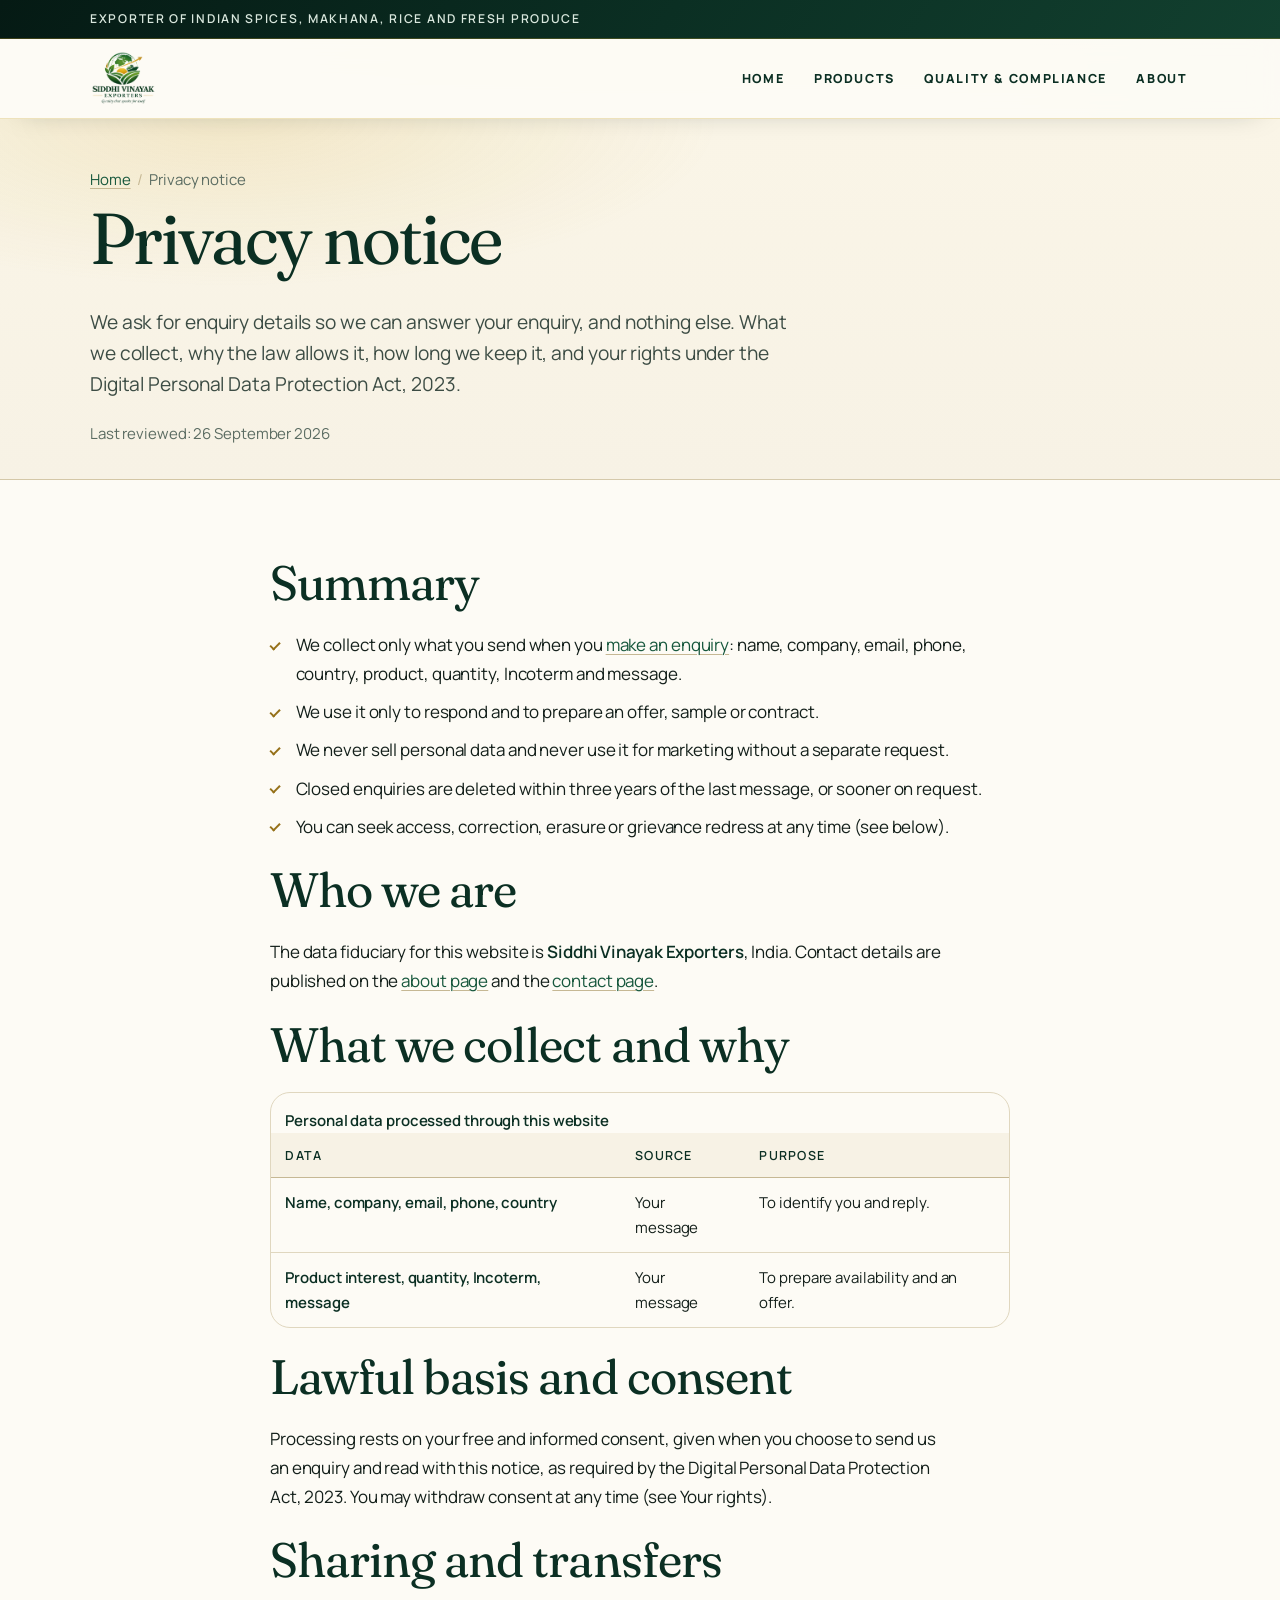
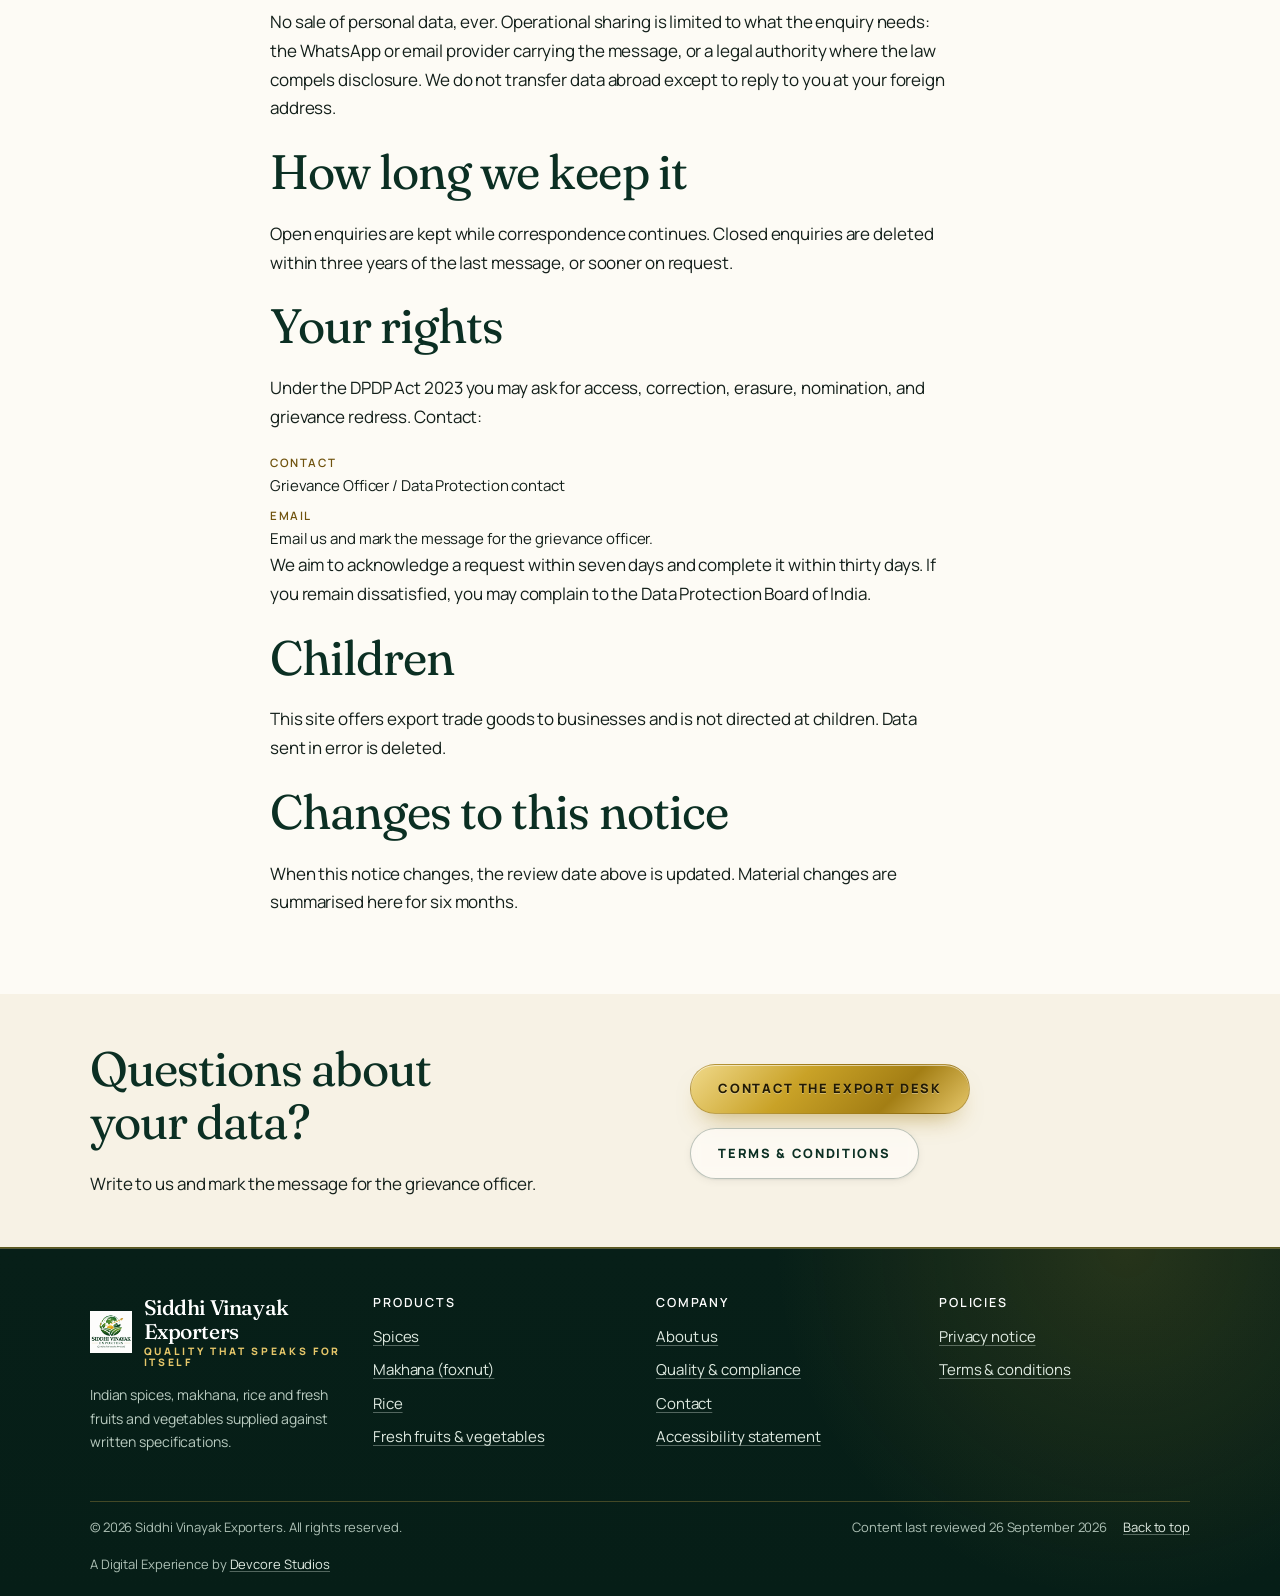
<file: privacy.html>
<!doctype html>
<html lang="en-IN">
<head>
<meta charset="utf-8">
<meta name="viewport" content="width=device-width, initial-scale=1">
<title>Privacy notice | SiddhiVinayak Exporters</title>
<meta name="description" content="How SiddhiVinayak Exporters handles export enquiry data under the DPDP Act 2023: what we collect, why, retention and your rights.">
<meta name="theme-color" content="#0b2e22">
<meta name="color-scheme" content="light">
<link rel="icon" href="./sdl.png" type="image/png">
<link rel="apple-touch-icon" href="assets/img/favicon.svg">
<link rel="stylesheet" href="assets/fonts/fonts.css">
  <link rel='preconnect' href='https://fonts.googleapis.com'>
  <link rel='preconnect' href='https://fonts.gstatic.com' crossorigin>
  <link rel='stylesheet' href='https://fonts.googleapis.com/css2?family=Fraunces:ital,opsz,wght@0,9..144,300;0,9..144,400;0,9..144,500;0,9..144,600;1,9..144,400;1,9..144,500&family=Manrope:wght@400;500;600;700;800&display=swap'>
<link rel="stylesheet" href="assets/css/styles.css">
<meta property="og:type" content="website">
<meta property="og:title" content="Privacy notice | SiddhiVinayak Exporters">
<meta property="og:locale" content="en_IN">
</head>
<body id="top">
<a class="skip-link" href="#main">Skip to main content</a>
  <div class="topbar">
    <div class="container">
      <p>Exporter of Indian spices, makhana, rice and fresh produce</p>
      <p data-config-wrap hidden>Enquiries: <span data-config="email"></span></p>
</div></div>
<header class="site-header">
    <div class="container site-header__inner">
<a class="brand" href="index.html"><img class="brand__mark brand__mark--full" src="./sdl.png" alt="" aria-hidden="true" width="1000" height="1000"><span class="brand__text"><span class="brand__name" data-brand-name>Siddhi Vinayak Exporters</span><span class="brand__tag" data-brand-tagline>Quality that speaks for itself</span></span></a>
<button class="nav-toggle" type="button" data-nav-toggle aria-expanded="false" aria-controls="primary-nav"><span class="nav-toggle__bars" aria-hidden="true"></span><span>Menu</span></button>
<nav class="primary-nav" id="primary-nav" data-nav-menu aria-label="Main"><ul>
<li><a href="index.html">Home</a></li><li><a href="products.html">Products</a></li><li><a href="quality.html">Quality &amp; compliance</a></li><li><a href="about.html">About</a></li>
</ul></nav>
</div></header>
<main id="main"><div class="page-head"><div class="container">
<nav class="breadcrumb" aria-label="Breadcrumb"><ol><li><a href="index.html">Home</a></li><li><span aria-current="page">Privacy notice</span></li></ol></nav>
<h1>Privacy notice</h1>
<p class="lede">We ask for enquiry details so we can answer your enquiry, and nothing else. What we collect, why the law allows it, how long we keep it, and your rights under the Digital Personal Data Protection Act, 2023.</p>
<p class="meta">Last reviewed: <span data-last-reviewed>26 September 2026</span></p>
</div></div>
<section class="section" aria-labelledby="privacy-summary"><div class="container container--narrow">
<h2 id="privacy-summary">Summary</h2>
<ul class="list-check">
<li>We collect only what you send when you <a href="contact.html">make an enquiry</a>: name, company, email, phone, country, product, quantity, Incoterm and message.</li>
<li>We use it only to respond and to prepare an offer, sample or contract.</li>
<li>We never sell personal data and never use it for marketing without a separate request.</li>
<li>Closed enquiries are deleted within three years of the last message, or sooner on request.</li>
<li>You can seek access, correction, erasure or grievance redress at any time (see below).</li>
</ul>
<h2 id="who">Who we are</h2>
<p>The data fiduciary for this website is <strong><span data-legal-name>SiddhiVinayak Exporters</span></strong>, India. Contact details are published on the <a href="about.html#business-details">about page</a> and the <a href="contact.html">contact page</a>.</p>
<h2 id="what">What we collect and why</h2>
<div class="table-wrap"><table>
<caption>Personal data processed through this website</caption>
<thead><tr><th scope="col">Data</th><th scope="col">Source</th><th scope="col">Purpose</th></tr></thead>
<tbody>
<tr><th scope="row">Name, company, email, phone, country</th><td>Your message</td><td>To identify you and reply.</td></tr>
<tr><th scope="row">Product interest, quantity, Incoterm, message</th><td>Your message</td><td>To prepare availability and an offer.</td></tr>
</tbody></table></div>
<h2 id="basis">Lawful basis and consent</h2>
<p>Processing rests on your free and informed consent, given when you choose to send us an enquiry and read with this notice, as required by the Digital Personal Data Protection Act, 2023. You may withdraw consent at any time (see Your rights).</p>
<h2 id="sharing">Sharing and transfers</h2>
<p>No sale of personal data, ever. Operational sharing is limited to what the enquiry needs: the WhatsApp or email provider carrying the message, or a legal authority where the law compels disclosure. We do not transfer data abroad except to reply to you at your foreign address.</p>
<h2 id="retention">How long we keep it</h2>
<p>Open enquiries are kept while correspondence continues. Closed enquiries are deleted within three years of the last message, or sooner on request.</p>
<h2 id="rights">Your rights</h2>
<p>Under the DPDP Act 2023 you may ask for access, correction, erasure, nomination, and grievance redress. Contact:</p>
<div data-dpo-block><ul class="contact-block">
<li><strong>Contact</strong><span data-dpo-name>Grievance Officer / Data Protection contact</span></li>
<li><strong>Email</strong><span data-dpo-email>Email us and mark the message for the grievance officer.</span></li>
</ul></div>
<p>We aim to acknowledge a request within seven days and complete it within thirty days. If you remain dissatisfied, you may complain to the Data Protection Board of India.</p>
<h2 id="children">Children</h2>
<p>This site offers export trade goods to businesses and is not directed at children. Data sent in error is deleted.</p>
<h2 id="changes">Changes to this notice</h2>
<p>When this notice changes, the review date above is updated. Material changes are summarised here for six months.</p>
</div></section>
<section class="section section--tight section--paper-2"><div class="container split">
<div><h2>Questions about your data?</h2><p>Write to us and mark the message for the grievance officer.</p></div>
<div class="btn-row"><a class="btn btn--primary" href="contact.html">Contact the export desk</a><a class="btn btn--secondary" href="terms.html">Terms &amp; conditions</a></div>
</div></section>
</main>
<footer class="site-footer"><div class="container">
<div class="footer-grid">
<div class="footer-brand"><a class="brand" href="index.html"><img class="brand__mark" src="./sdl-original.png" alt="" aria-hidden="true" width="96" height="96"><span class="brand__text"><span class="brand__name" data-brand-name>Siddhi Vinayak Exporters</span><span class="brand__tag" data-brand-tagline>Quality that speaks for itself</span></span></a>
<p>Indian spices, makhana, rice and fresh fruits and vegetables supplied against written specifications.</p></div>
<nav aria-labelledby="footer-products"><h2 id="footer-products">Products</h2><ul class="footer-list"><li><a href="products.html#spices">Spices</a></li><li><a href="products.html#makhana">Makhana (foxnut)</a></li><li><a href="products.html#rice">Rice</a></li><li><a href="products.html#produce">Fresh fruits &amp; vegetables</a></li></ul></nav>
<nav aria-labelledby="footer-company"><h2 id="footer-company">Company</h2><ul class="footer-list"><li><a href="about.html">About us</a></li><li><a href="quality.html">Quality &amp; compliance</a></li><li><a href="contact.html">Contact</a></li><li><a href="accessibility.html">Accessibility statement</a></li></ul></nav>
<nav aria-labelledby="footer-legal"><h2 id="footer-legal">Policies</h2><ul class="footer-list"><li><a href="privacy.html" aria-current="page">Privacy notice</a></li><li><a href="terms.html">Terms &amp; conditions</a></li></ul></nav>
</div>
<div class="footer-registrations" data-registration-block hidden><h2 id="footer-registrations">Registrations</h2><ul class="registration-list" data-registration-list></ul></div>
<div class="footer-meta"><p>&copy; 2026 <span data-legal-name>SiddhiVinayak Exporters</span>. All rights reserved.</p><div class="footer-meta__links"><p>Content last reviewed <span data-last-reviewed>26 September 2026</span></p><a href="#top">Back to top</a></div></div>
<p class="footer-credit">A Digital Experience by <a href="https://share.google/GDi41P2eL19yEUgJp" target="_blank" rel="noopener noreferrer">Devcore Studios</a></p>
</div></footer>
<script src="assets/js/site-config.js" defer></script>
<script src="assets/js/main.js" defer></script>
</body>
</html>
</file>
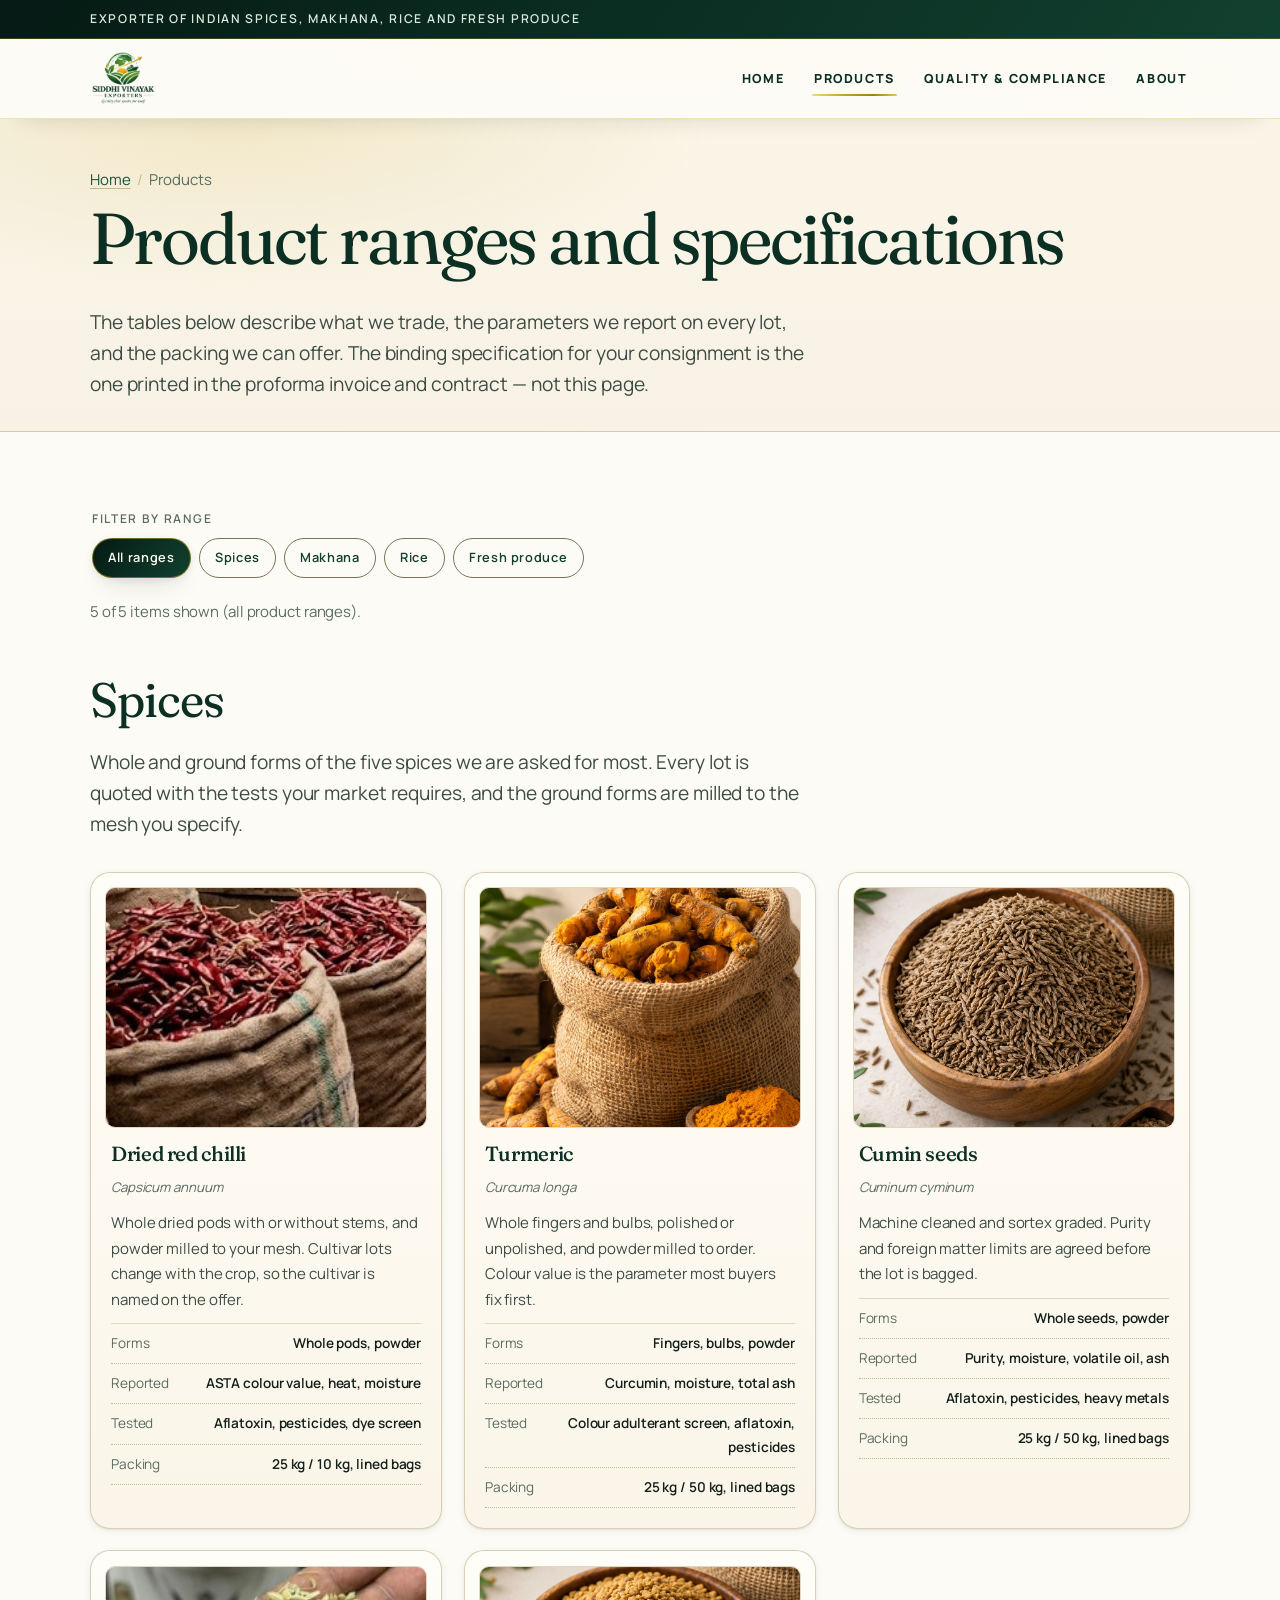
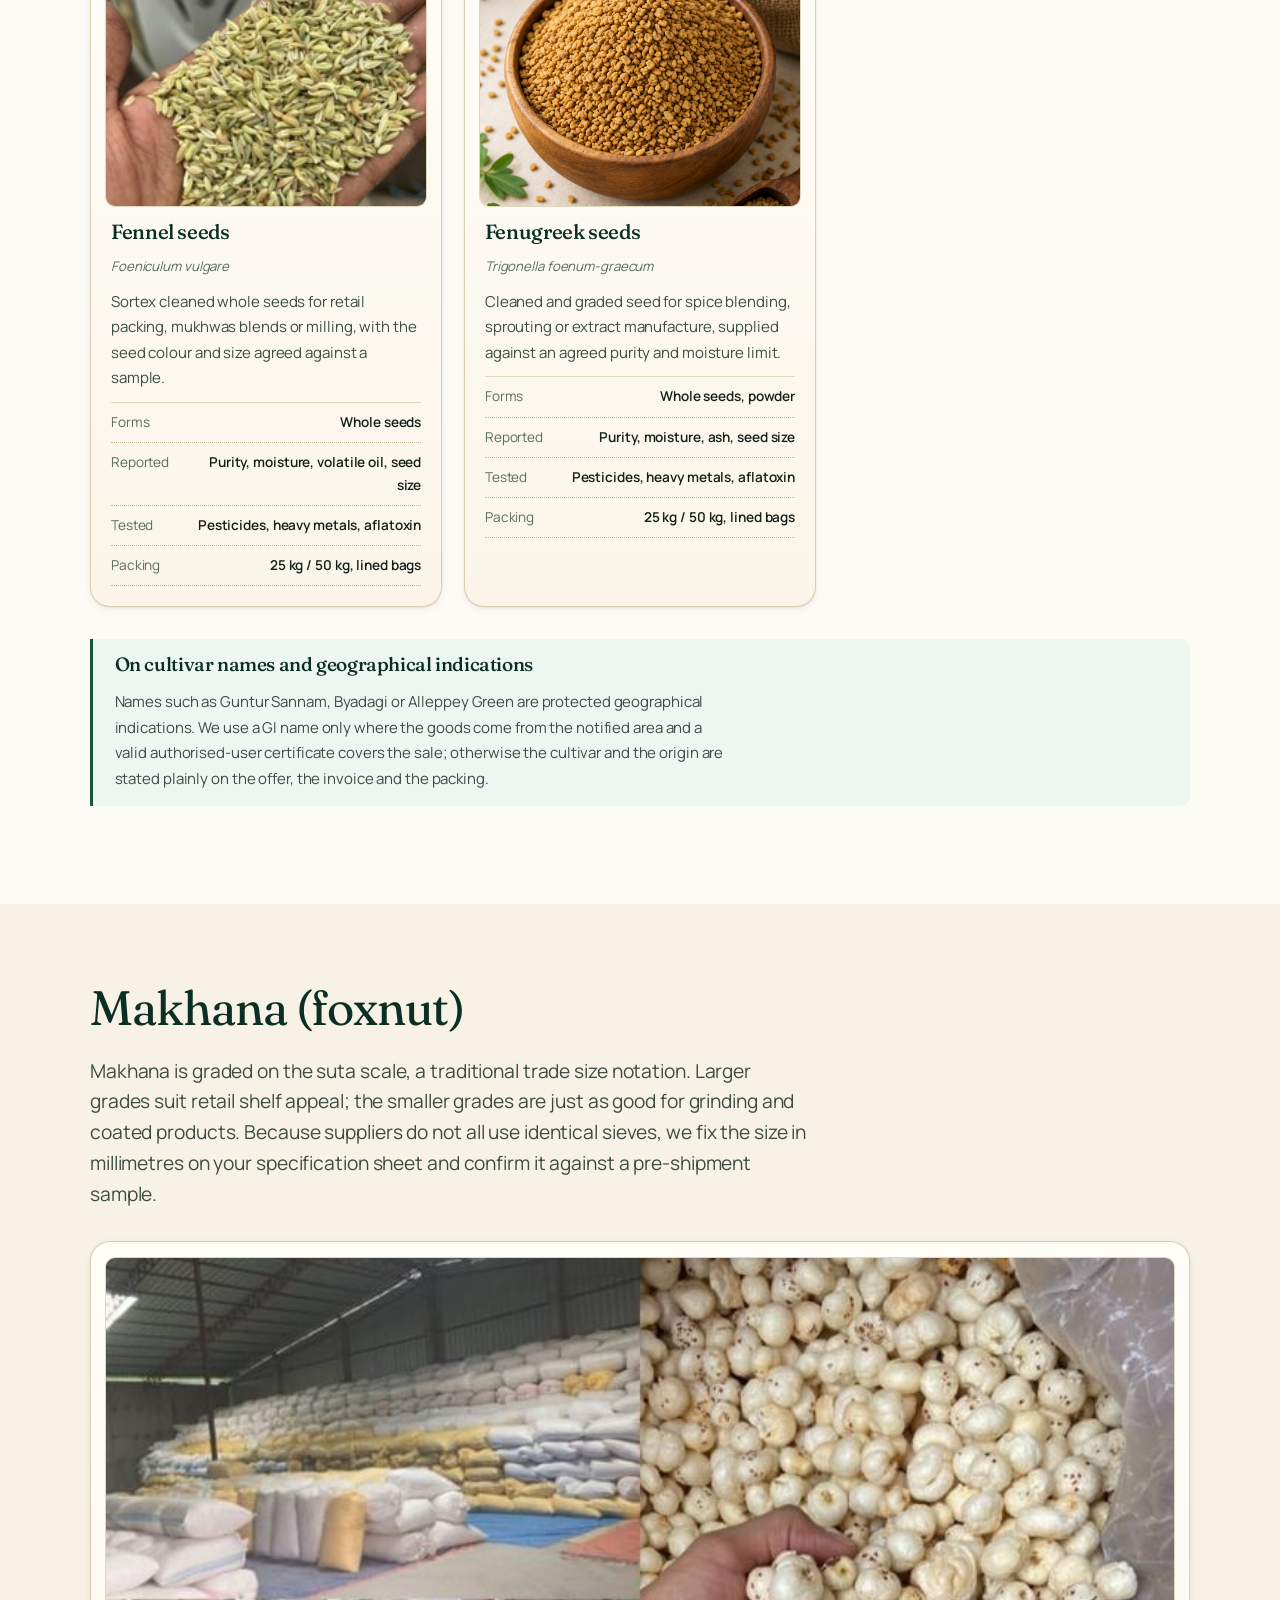
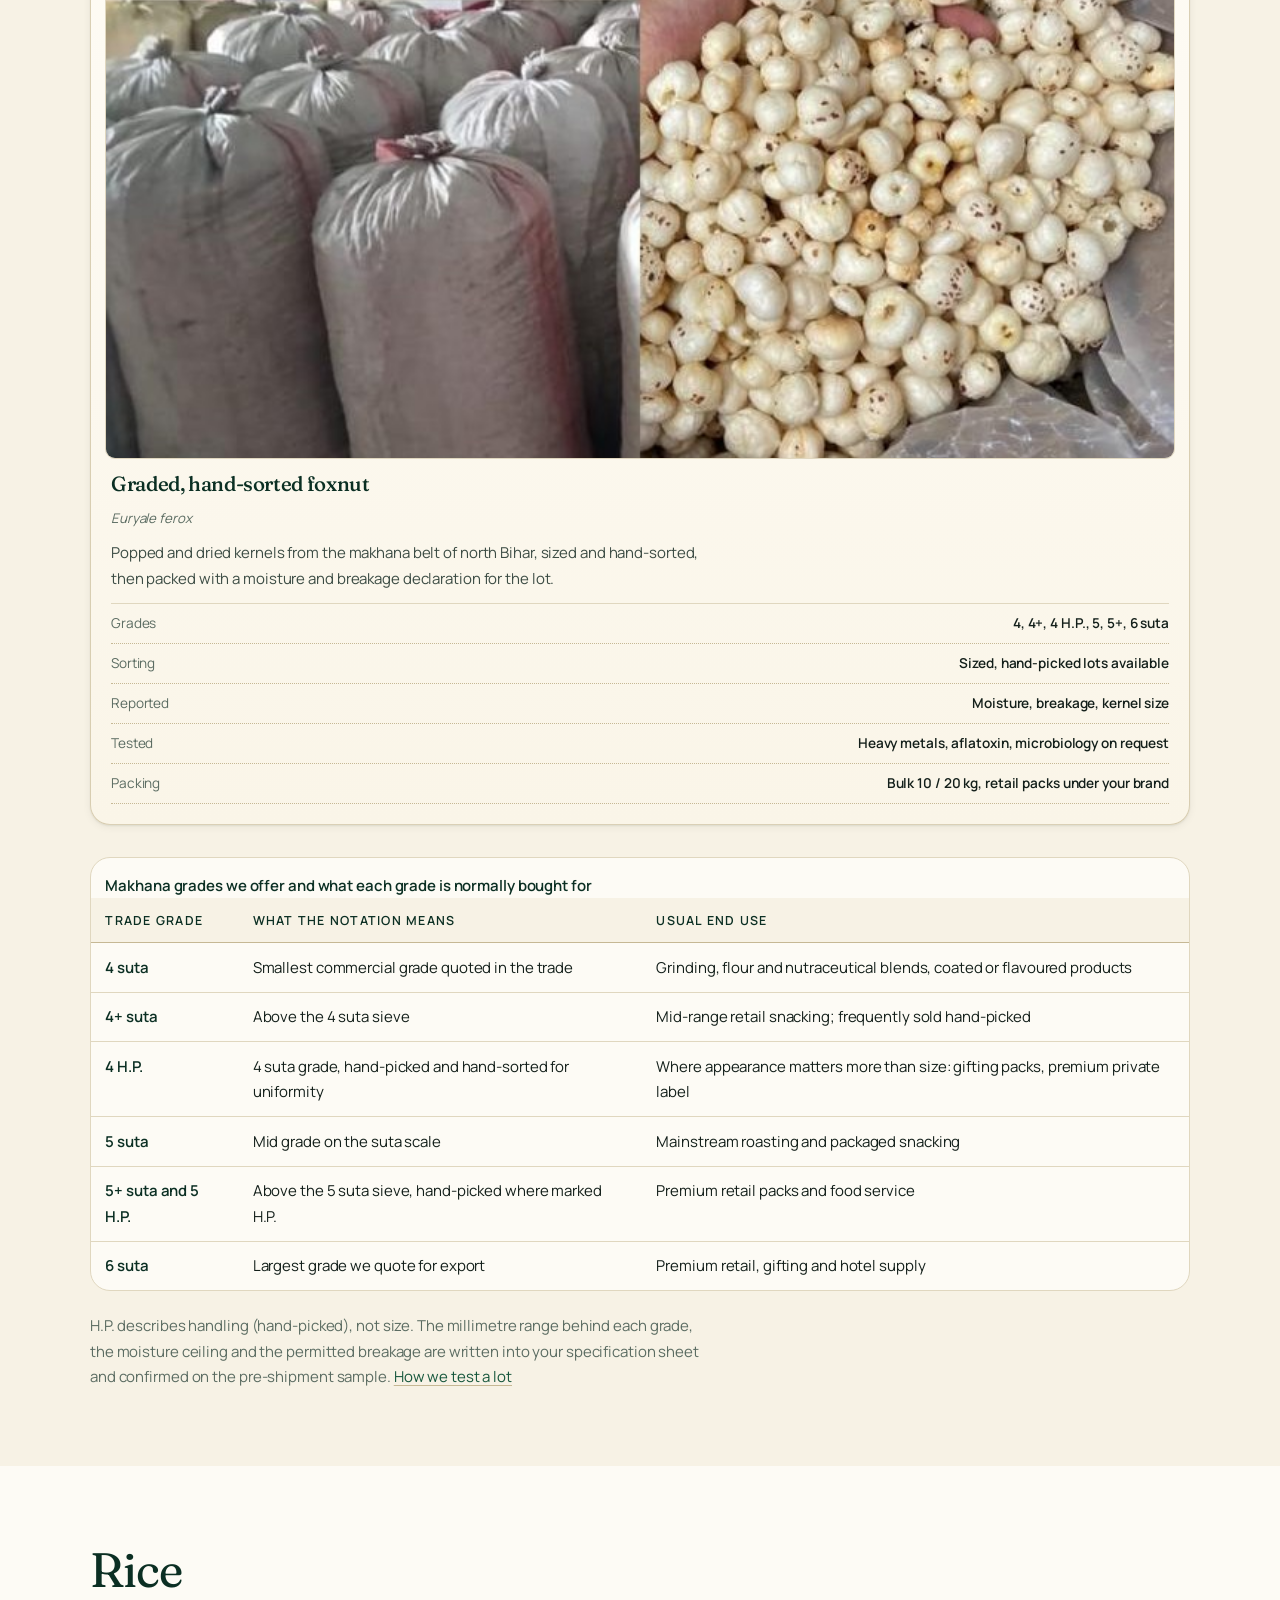
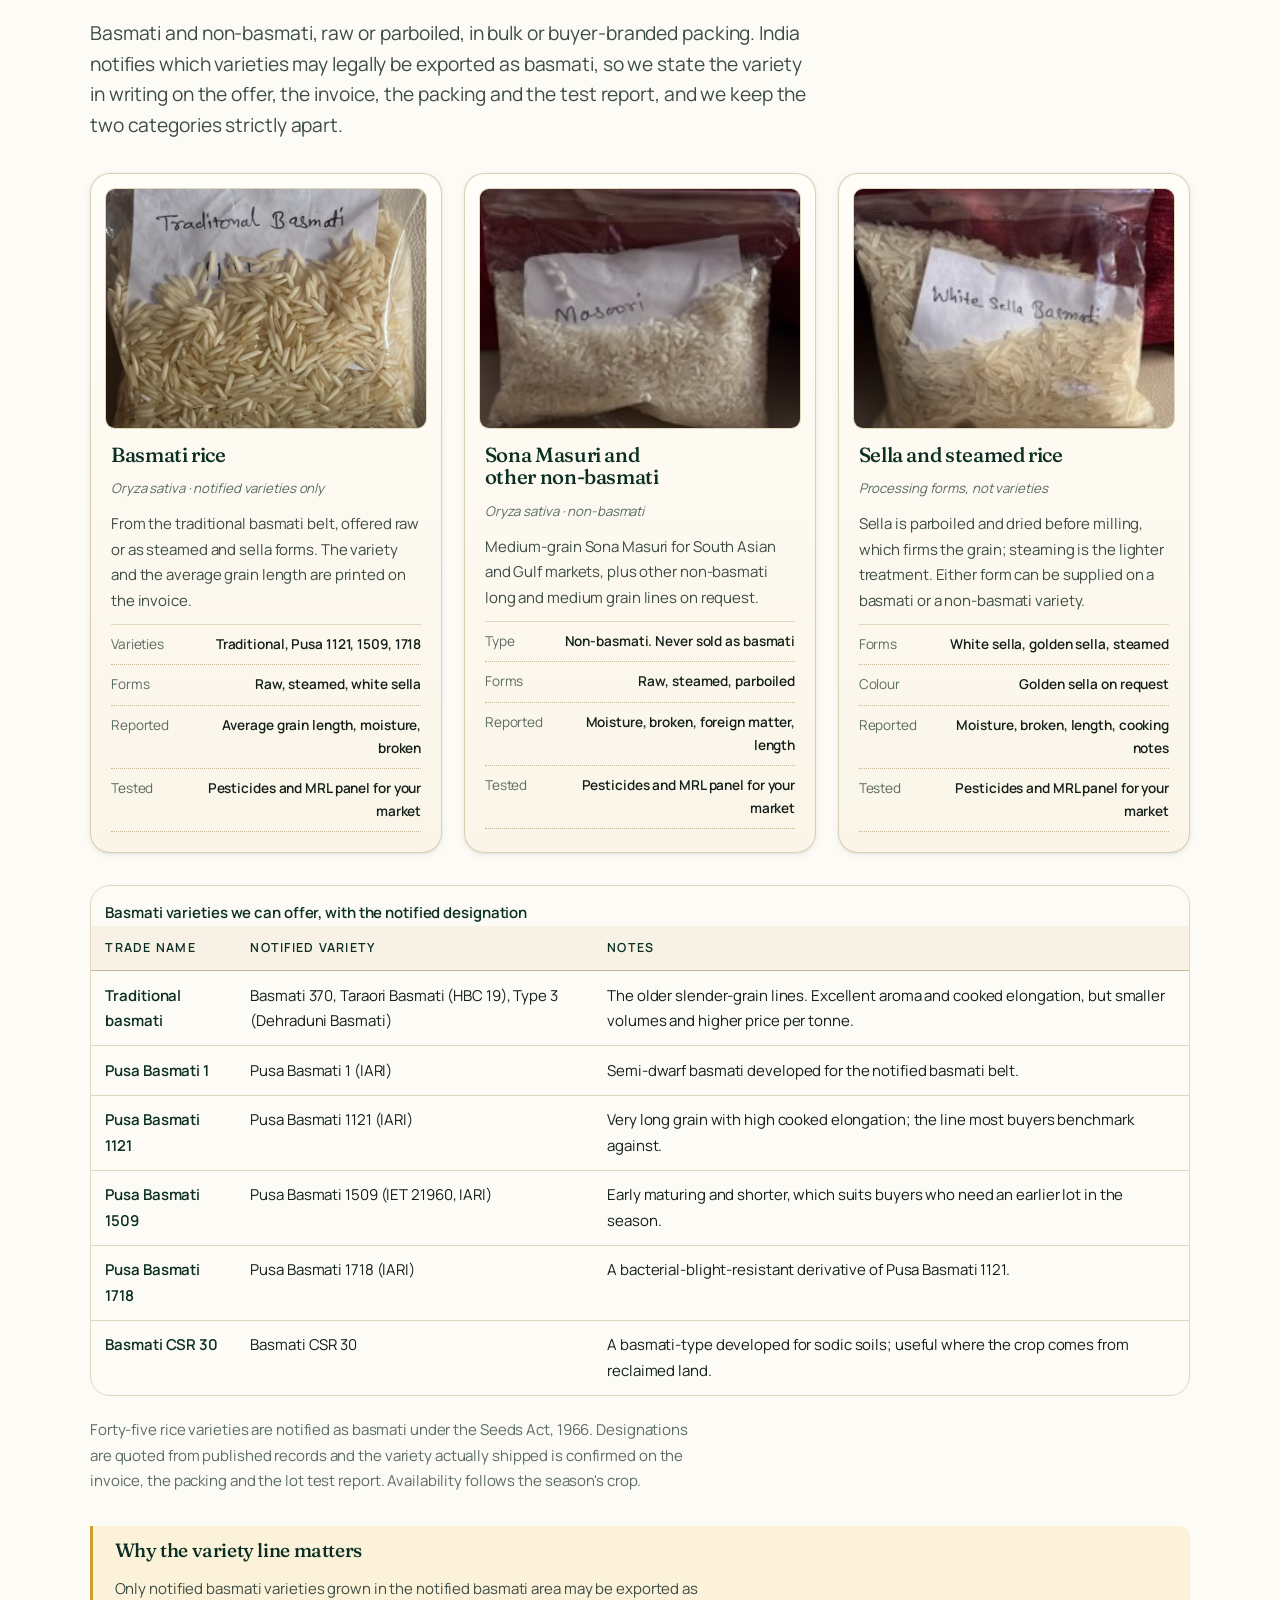
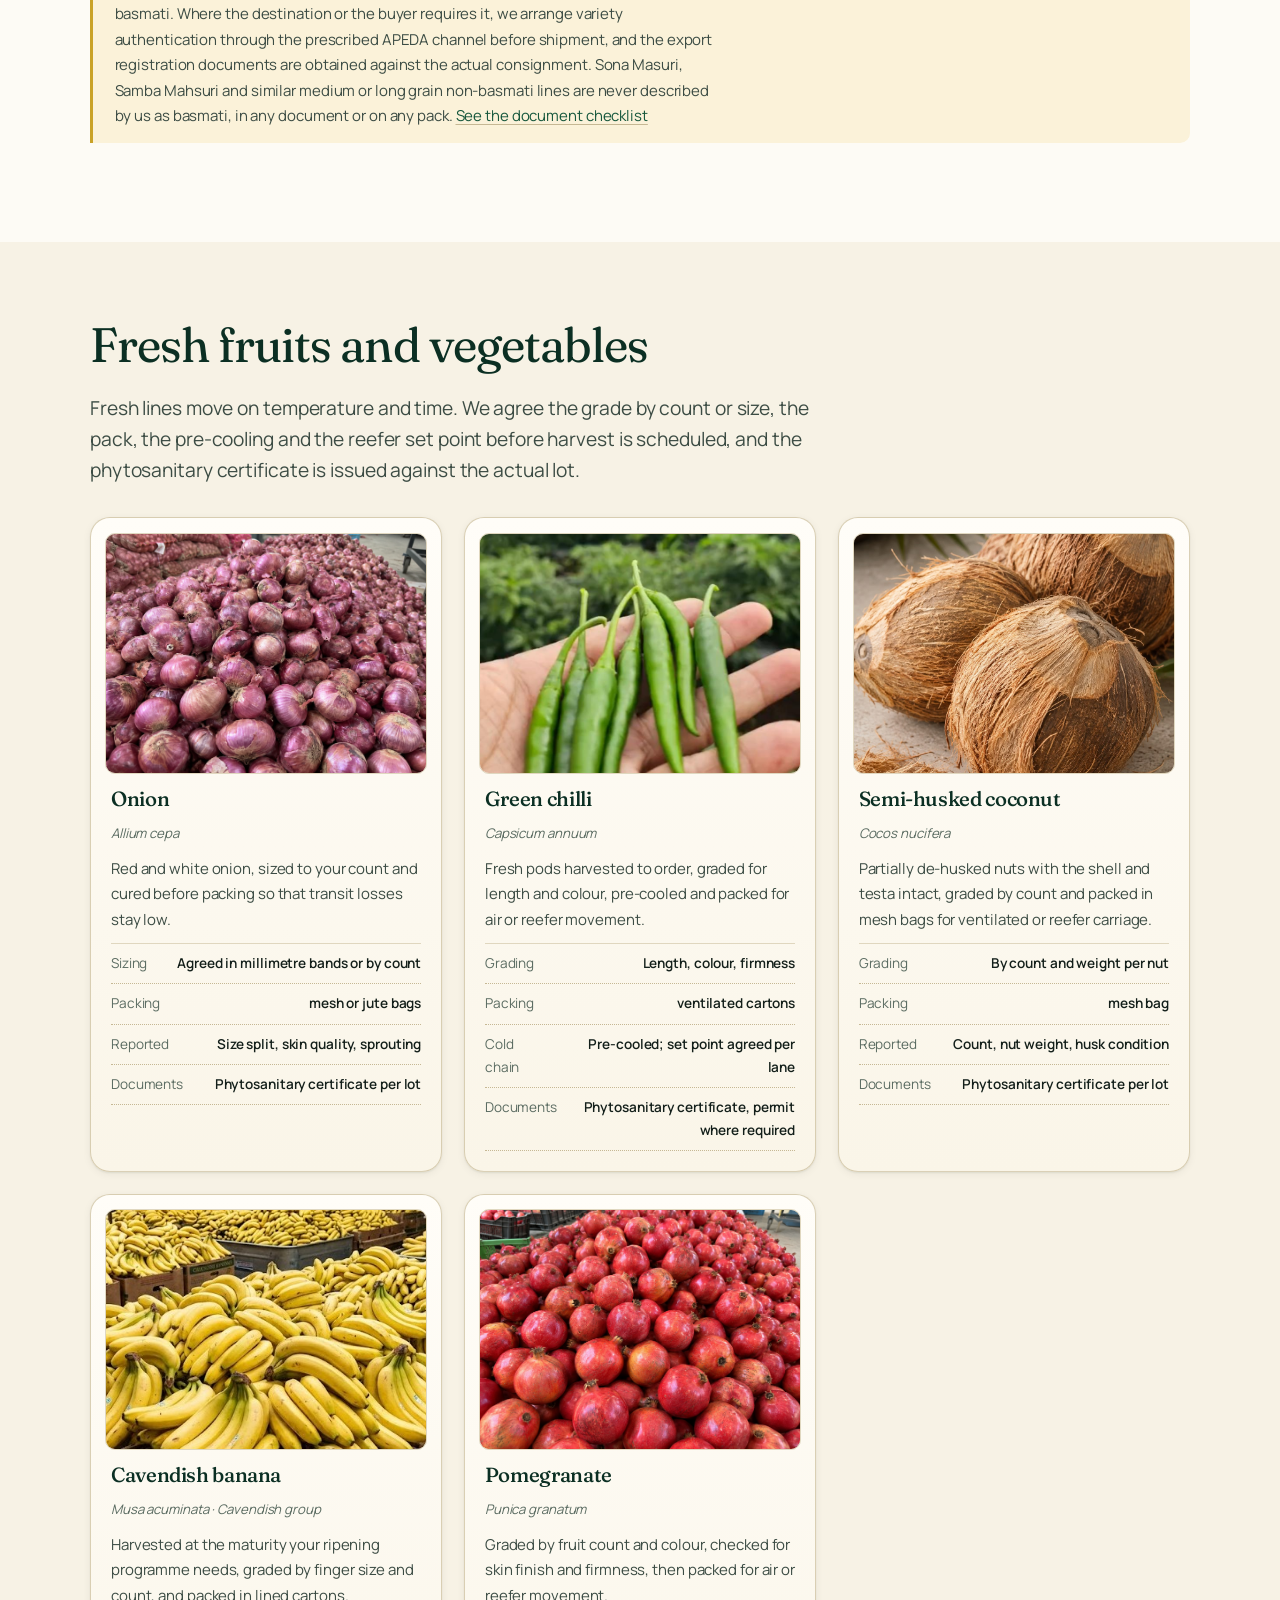
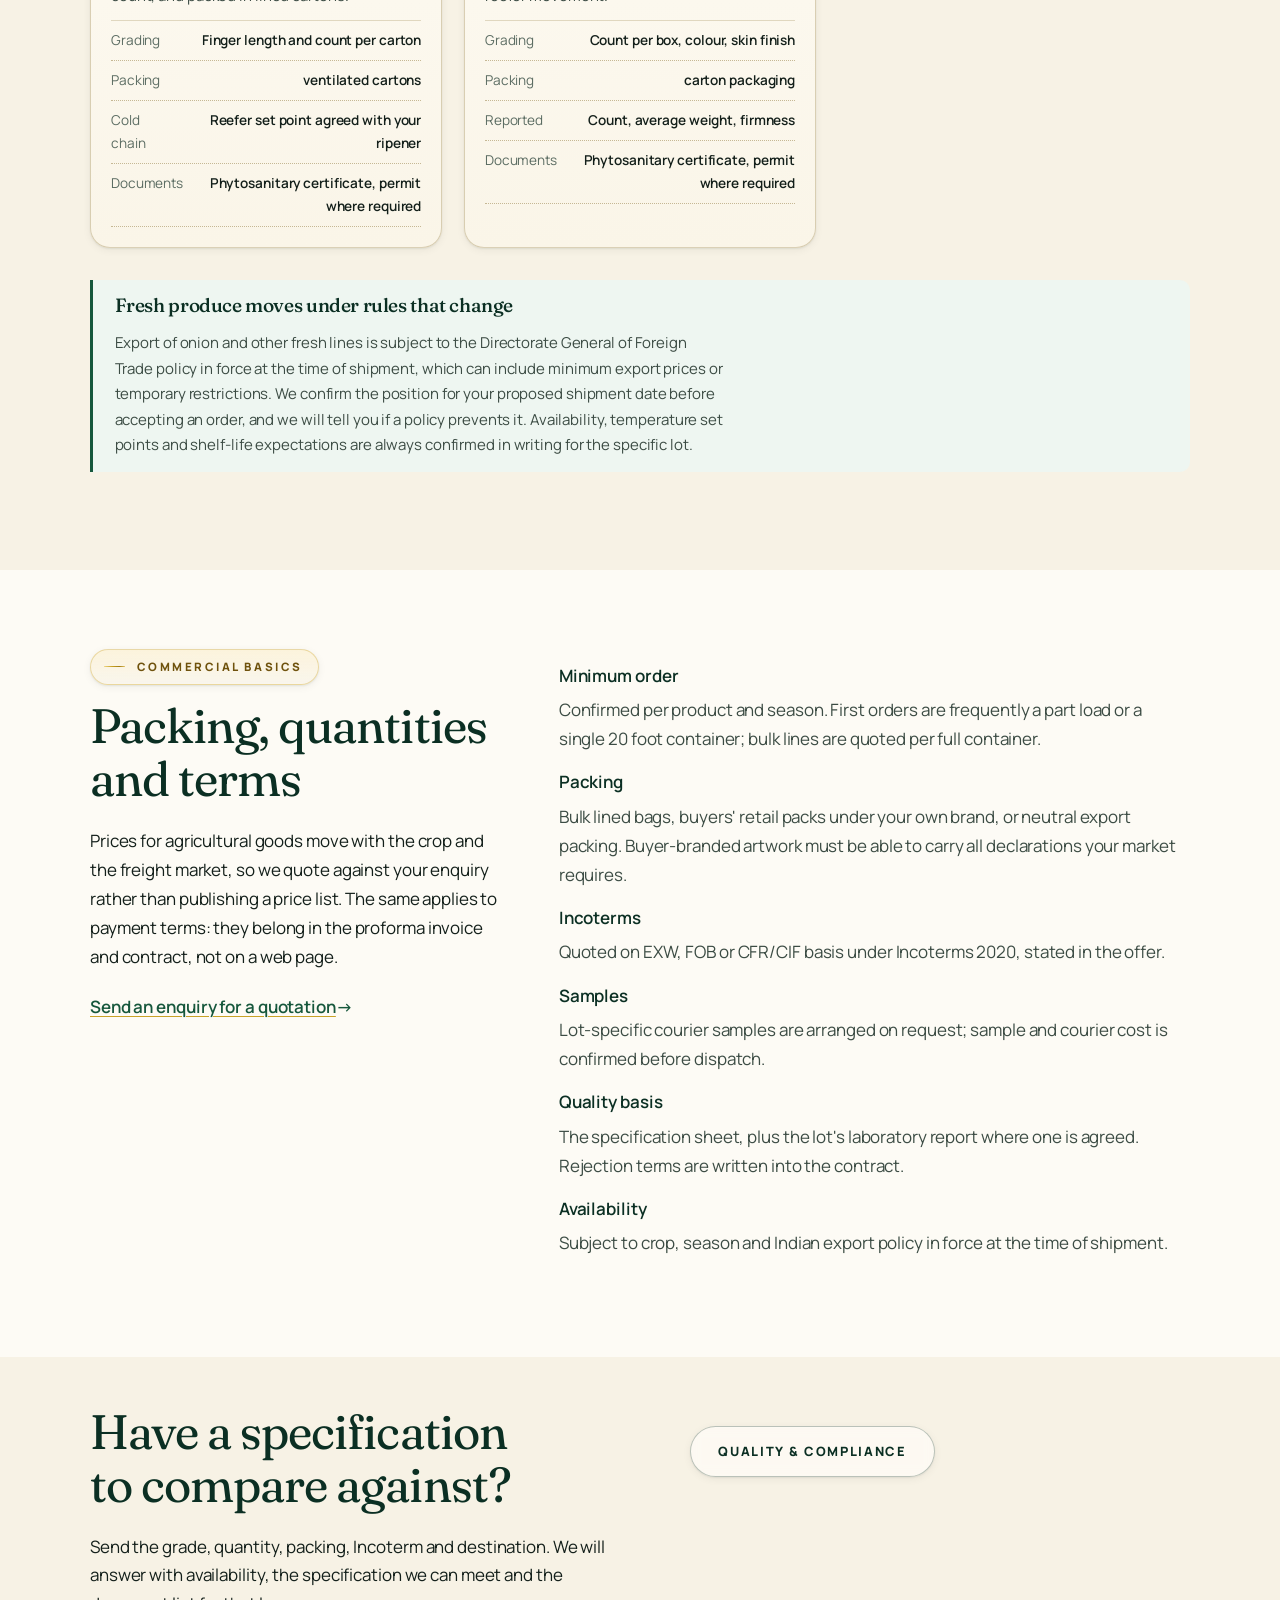
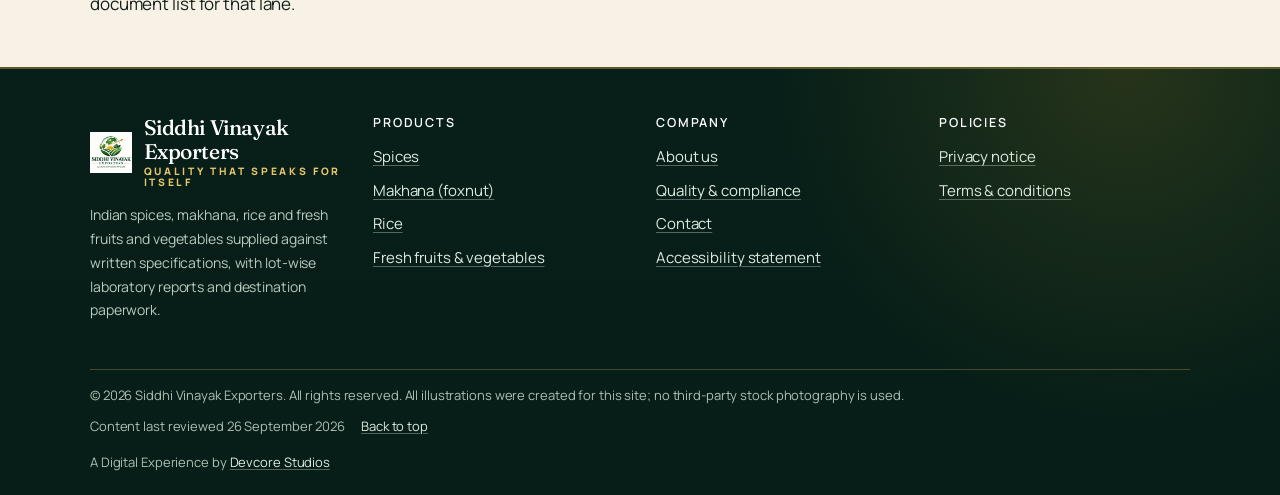
<file: products.html>
<!doctype html>
<html lang="en-IN">
<head>
  <meta charset="utf-8">
  <meta name="viewport" content="width=device-width, initial-scale=1">
  <title>Products | Spices, makhana, rice and fresh produce &mdash; SiddhiVinayak Exporters</title>
  <meta name="description" content="Specifications for Indian dried red chilli, turmeric, cumin, fennel and fenugreek; suta-graded makhana; notified basmati varieties and non-basmati rice; onion, green chilli, semi-husked coconut, Cavendish banana and pomegranate.">
  <meta name="theme-color" content="#0b2e22">
  <meta name="color-scheme" content="light">
  <link rel="icon" href="./sdl.png" type="image/png">
  <link rel="apple-touch-icon" href="assets/img/favicon.svg">
  <link rel="stylesheet" href="assets/fonts/fonts.css">
  <link rel='preconnect' href='https://fonts.googleapis.com'>
  <link rel='preconnect' href='https://fonts.gstatic.com' crossorigin>
  <link rel='stylesheet' href='https://fonts.googleapis.com/css2?family=Fraunces:ital,opsz,wght@0,9..144,300;0,9..144,400;0,9..144,500;0,9..144,600;1,9..144,400;1,9..144,500&family=Manrope:wght@400;500;600;700;800&display=swap'>
  <link rel="stylesheet" href="assets/css/styles.css">
  <meta property="og:type" content="website">
  <meta property="og:title" content="Products | SiddhiVinayak Exporters">
  <meta property="og:description" content="Spices, makhana, rice and fresh produce with the parameters we report, the packing options and the grades we trade.">
  <meta property="og:locale" content="en_IN">
</head>
<body id="top">
  <a class="skip-link" href="#main">Skip to main content</a>
  <div class="topbar">
    <div class="container">
      <p>Exporter of Indian spices, makhana, rice and fresh produce</p>
      <p data-config-wrap hidden>Enquiries: <span data-config="email"></span></p>
    </div>
  </div>

  <header class="site-header">
    <div class="container site-header__inner">
      <a class="brand" href="index.html">
        <img class="brand__mark brand__mark--full" src="./sdl.png" alt="" aria-hidden="true" width="1000" height="1000">
        <span class="brand__text">
          <span class="brand__name" data-brand-name>Siddhi Vinayak Exporters</span>
          <span class="brand__tag" data-brand-tagline>Quality that speaks for itself</span>
        </span>
      </a>
      <button class="nav-toggle" type="button" data-nav-toggle aria-expanded="false" aria-controls="primary-nav">
        <span class="nav-toggle__bars" aria-hidden="true"></span>
        <span>Menu</span>
      </button>
      <nav class="primary-nav" id="primary-nav" data-nav-menu aria-label="Main">
        <ul>
          <li><a href="index.html">Home</a></li>
          <li><a href="products.html" aria-current="page">Products</a></li>
          <li><a href="quality.html">Quality &amp; compliance</a></li>
          <li><a href="about.html">About</a></li>
        </ul>
      </nav>
    </div>
  </header>

  <main id="main">
    <div class="page-head">
      <div class="container">
        <nav class="breadcrumb" aria-label="Breadcrumb">
          <ol>
            <li><a href="index.html">Home</a></li>
            <li><span aria-current="page">Products</span></li>
          </ol>
        </nav>
        <h1>Product ranges and specifications</h1>
        <p class="lede">The tables below describe what we trade, the parameters we report on every lot, and the packing we can offer. The binding specification for your consignment is the one printed in the proforma invoice and contract &mdash; not this page.</p>
      </div>
    </div>

    <section class="section" aria-labelledby="catalogue-heading">
      <div class="container">
        <h2 id="catalogue-heading" class="sr-only">Product catalogue</h2>

        <fieldset class="filter">
          <legend>Filter by range</legend>
          <button type="button" data-filter-value="all" aria-pressed="true">All ranges</button>
          <button type="button" data-filter-value="spices" aria-pressed="false">Spices</button>
          <button type="button" data-filter-value="makhana" aria-pressed="false">Makhana</button>
          <button type="button" data-filter-value="rice" aria-pressed="false">Rice</button>
          <button type="button" data-filter-value="produce" aria-pressed="false">Fresh produce</button>
        </fieldset>
        <p class="table-note" data-filter-status role="status" aria-live="polite">All product ranges are shown.</p>

        <h2 id="spices" class="mt-xl">Spices</h2>
        <p class="lede mb-0">Whole and ground forms of the five spices we are asked for most. Every lot is quoted with the tests your market requires, and the ground forms are milled to the mesh you specify.</p>

        <div class="grid grid--3 mt-l" data-product-list>
          <article class="product" id="red-chilli" data-category="spices">
            <figure class="product__figure">
              <img class="product__photo" src="assets/img/products/dried-red-chilli.jpg" alt="Jute sacks filled with dried red chillies" width="243" height="208" loading="lazy" decoding="async">
            </figure>
            <div class="product__body">
              <h3 class="product__title">Dried red chilli</h3>
              <p class="product__botanical">Capsicum annuum</p>
              <p class="product__desc">Whole dried pods with or without stems, and powder milled to your mesh. Cultivar lots change with the crop, so the cultivar is named on the offer.</p>
              <dl class="spec-list">
                <div><dt>Forms</dt><dd>Whole pods, powder</dd></div>
                <div><dt>Reported</dt><dd>ASTA colour value, heat, moisture</dd></div>
                <div><dt>Tested</dt><dd>Aflatoxin, pesticides, dye screen</dd></div>
                <div><dt>Packing</dt><dd>25 kg / 10 kg, lined bags</dd></div>
              </dl>
            </div>
          </article>

          <article class="product" id="turmeric" data-category="spices">
            <figure class="product__figure">
              <img class="product__photo" src="assets/img/products/WhatsApp Image 2026-09-30 at 12.52.21 PM.jpeg" alt="" aria-hidden="true" width="320" height="240" loading="lazy" decoding="async">
            </figure>
            <div class="product__body">
              <h3 class="product__title">Turmeric</h3>
              <p class="product__botanical">Curcuma longa</p>
              <p class="product__desc">Whole fingers and bulbs, polished or unpolished, and powder milled to order. Colour value is the parameter most buyers fix first.</p>
              <dl class="spec-list">
                <div><dt>Forms</dt><dd>Fingers, bulbs, powder</dd></div>
                <div><dt>Reported</dt><dd>Curcumin, moisture, total ash</dd></div>
                <div><dt>Tested</dt><dd>Colour adulterant screen, aflatoxin, pesticides</dd></div>
                <div><dt>Packing</dt><dd>25 kg / 50 kg, lined bags</dd></div>
              </dl>
            </div>
          </article>

          <article class="product" id="cumin" data-category="spices">
            <figure class="product__figure">
              <img class="product__photo" src="assets/img/products/cumin.jpeg" alt="" aria-hidden="true" width="320" height="240" loading="lazy" decoding="async">
            </figure>
            <div class="product__body">
              <h3 class="product__title">Cumin seeds</h3>
              <p class="product__botanical">Cuminum cyminum</p>
              <p class="product__desc">Machine cleaned and sortex graded. Purity and foreign matter limits are agreed before the lot is bagged.</p>
              <dl class="spec-list">
                <div><dt>Forms</dt><dd>Whole seeds, powder</dd></div>
                <div><dt>Reported</dt><dd>Purity, moisture, volatile oil, ash</dd></div>
                <div><dt>Tested</dt><dd>Aflatoxin, pesticides, heavy metals</dd></div>
                <div><dt>Packing</dt><dd>25 kg / 50 kg, lined bags</dd></div>
              </dl>
            </div>
          </article>

          <article class="product" id="fennel" data-category="spices">
            <figure class="product__figure">
              <img class="product__photo" src="assets/img/products/fennel-seeds.jpg" alt="Fennel seeds in a hand" width="220" height="220" loading="lazy" decoding="async">
            </figure>
            <div class="product__body">
              <h3 class="product__title">Fennel seeds</h3>
              <p class="product__botanical">Foeniculum vulgare</p>
              <p class="product__desc">Sortex cleaned whole seeds for retail packing, mukhwas blends or milling, with the seed colour and size agreed against a sample.</p>
              <dl class="spec-list">
                <div><dt>Forms</dt><dd>Whole seeds</dd></div>
                <div><dt>Reported</dt><dd>Purity, moisture, volatile oil, seed size</dd></div>
                <div><dt>Tested</dt><dd>Pesticides, heavy metals, aflatoxin</dd></div>
                <div><dt>Packing</dt><dd>25 kg / 50 kg, lined bags</dd></div>
              </dl>
            </div>
          </article>

          <article class="product" id="fenugreek" data-category="spices">
            <figure class="product__figure">
              <img class="product__photo" src="assets/img/products/funek.png" alt="" aria-hidden="true" width="320" height="240" loading="lazy" decoding="async">
            </figure>
            <div class="product__body">
              <h3 class="product__title">Fenugreek seeds</h3>
              <p class="product__botanical">Trigonella foenum-graecum</p>
              <p class="product__desc">Cleaned and graded seed for spice blending, sprouting or extract manufacture, supplied against an agreed purity and moisture limit.</p>
              <dl class="spec-list">
                <div><dt>Forms</dt><dd>Whole seeds, powder</dd></div>
                <div><dt>Reported</dt><dd>Purity, moisture, ash, seed size</dd></div>
                <div><dt>Tested</dt><dd>Pesticides, heavy metals, aflatoxin</dd></div>
                <div><dt>Packing</dt><dd>25 kg / 50 kg, lined bags</dd></div>
              </dl>
            </div>
          </article>
        </div>

        <div class="notice notice--info mt-l">
          <h3>On cultivar names and geographical indications</h3>
          <p>Names such as Guntur Sannam, Byadagi or Alleppey Green are protected geographical indications. We use a GI name only where the goods come from the notified area and a valid authorised-user certificate covers the sale; otherwise the cultivar and the origin are stated plainly on the offer, the invoice and the packing.</p>
        </div>
      </div>
    </section>

    <section class="section section--paper-2" id="makhana" aria-labelledby="makhana-heading">
      <div class="container">
        <h2 id="makhana-heading">Makhana (foxnut)</h2>
        <p class="lede">Makhana is graded on the suta scale, a traditional trade size notation. Larger grades suit retail shelf appeal; the smaller grades are just as good for grinding and coated products. Because suppliers do not all use identical sieves, we fix the size in millimetres on your specification sheet and confirm it against a pre-shipment sample.</p>

        <div class="mt-l" data-product-list>
          <article class="product" id="makhana-grades" data-category="makhana">
            <figure class="product__figure">
              <img class="product__photo" src="assets/img/products/makhana.jpg" alt="Popped makhana kernels held in a hand beside stacked stock bags in the warehouse" width="720" height="635" loading="lazy" decoding="async">
            </figure>
            <div class="product__body">
              <h3 class="product__title">Graded, hand-sorted foxnut</h3>
              <p class="product__botanical">Euryale ferox</p>
              <p class="product__desc">Popped and dried kernels from the makhana belt of north Bihar, sized and hand-sorted, then packed with a moisture and breakage declaration for the lot.</p>
              <dl class="spec-list">
                <div><dt>Grades</dt><dd>4, 4+, 4 H.P., 5, 5+, 6 suta</dd></div>
                <div><dt>Sorting</dt><dd>Sized, hand-picked lots available</dd></div>
                <div><dt>Reported</dt><dd>Moisture, breakage, kernel size</dd></div>
                <div><dt>Tested</dt><dd>Heavy metals, aflatoxin, microbiology on request</dd></div>
                <div><dt>Packing</dt><dd>Bulk 10 / 20 kg, retail packs under your brand</dd></div>
              </dl>
            </div>
          </article>
        </div>

        <div class="table-wrap mt-l">
          <table>
            <caption>Makhana grades we offer and what each grade is normally bought for</caption>
            <thead>
              <tr>
                <th scope="col">Trade grade</th>
                <th scope="col">What the notation means</th>
                <th scope="col">Usual end use</th>
              </tr>
            </thead>
            <tbody>
              <tr>
                <th scope="row">4 suta</th>
                <td>Smallest commercial grade quoted in the trade</td>
                <td>Grinding, flour and nutraceutical blends, coated or flavoured products</td>
              </tr>
              <tr>
                <th scope="row">4+ suta</th>
                <td>Above the 4 suta sieve</td>
                <td>Mid-range retail snacking; frequently sold hand-picked</td>
              </tr>
              <tr>
                <th scope="row">4 H.P.</th>
                <td>4 suta grade, hand-picked and hand-sorted for uniformity</td>
                <td>Where appearance matters more than size: gifting packs, premium private label</td>
              </tr>
              <tr>
                <th scope="row">5 suta</th>
                <td>Mid grade on the suta scale</td>
                <td>Mainstream roasting and packaged snacking</td>
              </tr>
              <tr>
                <th scope="row">5+ suta and 5 H.P.</th>
                <td>Above the 5 suta sieve, hand-picked where marked H.P.</td>
                <td>Premium retail packs and food service</td>
              </tr>
              <tr>
                <th scope="row">6 suta</th>
                <td>Largest grade we quote for export</td>
                <td>Premium retail, gifting and hotel supply</td>
              </tr>
            </tbody>
          </table>
        </div>
        <p class="table-note">H.P. describes handling (hand-picked), not size. The millimetre range behind each grade, the moisture ceiling and the permitted breakage are written into your specification sheet and confirmed on the pre-shipment sample. <a href="quality.html#testing">How we test a lot</a></p>
      </div>
    </section>

    <section class="section" id="rice" aria-labelledby="rice-heading">
      <div class="container">
        <h2 id="rice-heading">Rice</h2>
        <p class="lede">Basmati and non-basmati, raw or parboiled, in bulk or buyer-branded packing. India notifies which varieties may legally be exported as basmati, so we state the variety in writing on the offer, the invoice, the packing and the test report, and we keep the two categories strictly apart.</p>

        <div class="grid grid--3 mt-l" data-product-list>
          <article class="product" id="basmati-rice" data-category="rice">
            <figure class="product__figure">
              <img class="product__photo" src="assets/img/products/traditional-basmati.jpg" alt="Sample pack labelled Traditional Basmati rice" width="720" height="1280" loading="lazy" decoding="async">
            </figure>
            <div class="product__body">
              <h3 class="product__title">Basmati rice</h3>
              <p class="product__botanical">Oryza sativa &middot; notified varieties only</p>
              <p class="product__desc">From the traditional basmati belt, offered raw or as steamed and sella forms. The variety and the average grain length are printed on the invoice.</p>
              <dl class="spec-list">
                <div><dt>Varieties</dt><dd>Traditional, Pusa 1121, 1509, 1718</dd></div>
                <div><dt>Forms</dt><dd>Raw, steamed, white sella</dd></div>
                <div><dt>Reported</dt><dd>Average grain length, moisture, broken</dd></div>
                <div><dt>Tested</dt><dd>Pesticides and MRL panel for your market</dd></div>
              </dl>
            </div>
          </article>

          <article class="product" id="sona-masuri" data-category="rice">
            <figure class="product__figure">
              <img class="product__photo" src="assets/img/products/sona-masuri.jpg" alt="Sample pack labelled Sona Masuri rice" width="210" height="374" loading="lazy" decoding="async">
            </figure>
            <div class="product__body">
              <h3 class="product__title">Sona Masuri and other non-basmati</h3>
              <p class="product__botanical">Oryza sativa &middot; non-basmati</p>
              <p class="product__desc">Medium-grain Sona Masuri for South Asian and Gulf markets, plus other non-basmati long and medium grain lines on request.</p>
              <dl class="spec-list">
                <div><dt>Type</dt><dd>Non-basmati. Never sold as basmati</dd></div>
                <div><dt>Forms</dt><dd>Raw, steamed, parboiled</dd></div>
                <div><dt>Reported</dt><dd>Moisture, broken, foreign matter, length</dd></div>
                <div><dt>Tested</dt><dd>Pesticides and MRL panel for your market</dd></div>
              </dl>
            </div>
          </article>

          <article class="product" id="sella-steam" data-category="rice">
            <figure class="product__figure">
              <img class="product__photo" src="assets/img/products/white-sella-basmati.jpg" alt="Sample pack labelled White Sella Basmati rice" width="210" height="374" loading="lazy" decoding="async">
            </figure>
            <div class="product__body">
              <h3 class="product__title">Sella and steamed rice</h3>
              <p class="product__botanical">Processing forms, not varieties</p>
              <p class="product__desc">Sella is parboiled and dried before milling, which firms the grain; steaming is the lighter treatment. Either form can be supplied on a basmati or a non-basmati variety.</p>
              <dl class="spec-list">
                <div><dt>Forms</dt><dd>White sella, golden sella, steamed</dd></div>
                <div><dt>Colour</dt><dd>Golden sella on request</dd></div>
                <div><dt>Reported</dt><dd>Moisture, broken, length, cooking notes</dd></div>
                <div><dt>Tested</dt><dd>Pesticides and MRL panel for your market</dd></div>
              </dl>
            </div>
          </article>
        </div>

        <div class="table-wrap mt-l">
          <table>
            <caption>Basmati varieties we can offer, with the notified designation</caption>
            <thead>
              <tr>
                <th scope="col">Trade name</th>
                <th scope="col">Notified variety</th>
                <th scope="col">Notes</th>
              </tr>
            </thead>
            <tbody>
              <tr>
                <th scope="row">Traditional basmati</th>
                <td>Basmati 370, Taraori Basmati (HBC 19), Type 3 (Dehraduni Basmati)</td>
                <td>The older slender-grain lines. Excellent aroma and cooked elongation, but smaller volumes and higher price per tonne.</td>
              </tr>
              <tr>
                <th scope="row">Pusa Basmati 1</th>
                <td>Pusa Basmati 1 (IARI)</td>
                <td>Semi-dwarf basmati developed for the notified basmati belt.</td>
              </tr>
              <tr>
                <th scope="row">Pusa Basmati 1121</th>
                <td>Pusa Basmati 1121 (IARI)</td>
                <td>Very long grain with high cooked elongation; the line most buyers benchmark against.</td>
              </tr>
              <tr>
                <th scope="row">Pusa Basmati 1509</th>
                <td>Pusa Basmati 1509 (IET 21960, IARI)</td>
                <td>Early maturing and shorter, which suits buyers who need an earlier lot in the season.</td>
              </tr>
              <tr>
                <th scope="row">Pusa Basmati 1718</th>
                <td>Pusa Basmati 1718 (IARI)</td>
                <td>A bacterial-blight-resistant derivative of Pusa Basmati 1121.</td>
              </tr>
              <tr>
                <th scope="row">Basmati CSR 30</th>
                <td>Basmati CSR 30</td>
                <td>A basmati-type developed for sodic soils; useful where the crop comes from reclaimed land.</td>
              </tr>
            </tbody>
          </table>
        </div>
        <p class="table-note">Forty-five rice varieties are notified as basmati under the Seeds Act, 1966. Designations are quoted from published records and the variety actually shipped is confirmed on the invoice, the packing and the lot test report. Availability follows the season's crop.</p>

        <div class="notice mt-l">
          <h3>Why the variety line matters</h3>
          <p>Only notified basmati varieties grown in the notified basmati area may be exported as basmati. Where the destination or the buyer requires it, we arrange variety authentication through the prescribed APEDA channel before shipment, and the export registration documents are obtained against the actual consignment. Sona Masuri, Samba Mahsuri and similar medium or long grain non-basmati lines are never described by us as basmati, in any document or on any pack. <a href="quality.html#documents">See the document checklist</a></p>
        </div>
      </div>
    </section>

    <section class="section section--paper-2" id="produce" aria-labelledby="produce-heading">
      <div class="container">
        <h2 id="produce-heading">Fresh fruits and vegetables</h2>
        <p class="lede">Fresh lines move on temperature and time. We agree the grade by count or size, the pack, the pre-cooling and the reefer set point before harvest is scheduled, and the phytosanitary certificate is issued against the actual lot.</p>

        <div class="grid grid--3 mt-l" data-product-list>
          <article class="product" id="onion" data-category="produce">
            <figure class="product__figure">
              <img class="product__photo" src="assets/img/products/image.png" alt="" aria-hidden="true" width="320" height="240" loading="lazy" decoding="async">
            </figure>
            <div class="product__body">
              <h3 class="product__title">Onion</h3>
              <p class="product__botanical">Allium cepa</p>
              <p class="product__desc">Red and white onion, sized to your count and cured before packing so that transit losses stay low.</p>
              <dl class="spec-list">
                <div><dt>Sizing</dt><dd>Agreed in millimetre bands or by count</dd></div>
                <div><dt>Packing</dt><dd>mesh or jute bags</dd></div>
                <div><dt>Reported</dt><dd>Size split, skin quality, sprouting</dd></div>
                <div><dt>Documents</dt><dd>Phytosanitary certificate per lot</dd></div>
              </dl>
            </div>
          </article>

          <article class="product" id="green-chilli" data-category="produce">
            <figure class="product__figure">
              <img class="product__photo" src="assets/img/products/green-chilli-farm.jpg" alt="Fresh green chillies held at the farm" width="720" height="1280" loading="lazy" decoding="async">
            </figure>
            <div class="product__body">
              <h3 class="product__title">Green chilli</h3>
              <p class="product__botanical">Capsicum annuum</p>
              <p class="product__desc">Fresh pods harvested to order, graded for length and colour, pre-cooled and packed for air or reefer movement.</p>
              <dl class="spec-list">
                <div><dt>Grading</dt><dd>Length, colour, firmness</dd></div>
                <div><dt>Packing</dt><dd>ventilated cartons</dd></div>
                <div><dt>Cold chain</dt><dd>Pre-cooled; set point agreed per lane</dd></div>
                <div><dt>Documents</dt><dd>Phytosanitary certificate, permit where required</dd></div>
              </dl>
            </div>
          </article>

          <article class="product" id="coconut" data-category="produce">
            <figure class="product__figure">
              <img class="product__photo" src="assets/img/products/coco.jpeg" alt="Semi-husked coconuts" width="320" height="240" loading="lazy" decoding="async">
            </figure>
            <div class="product__body">
              <h3 class="product__title">Semi-husked coconut</h3>
              <p class="product__botanical">Cocos nucifera</p>
              <p class="product__desc">Partially de-husked nuts with the shell and testa intact, graded by count and packed in mesh bags for ventilated or reefer carriage.</p>
              <dl class="spec-list">
                <div><dt>Grading</dt><dd>By count and weight per nut</dd></div>
                <div><dt>Packing</dt><dd>mesh bag</dd></div>
                <div><dt>Reported</dt><dd>Count, nut weight, husk condition</dd></div>
                <div><dt>Documents</dt><dd>Phytosanitary certificate per lot</dd></div>
              </dl>
            </div>
          </article>

          <article class="product" id="banana" data-category="produce">
            <figure class="product__figure">
              <img class="product__photo" src="assets/img/products/cavendish-banana.jpg" alt="Crates of yellow Cavendish bananas stacked at a wholesale market" width="651" height="308" loading="lazy" decoding="async">
            </figure>
            <div class="product__body">
              <h3 class="product__title">Cavendish banana</h3>
              <p class="product__botanical">Musa acuminata &middot; Cavendish group</p>
              <p class="product__desc">Harvested at the maturity your ripening programme needs, graded by finger size and count, and packed in lined cartons.</p>
              <dl class="spec-list">
                <div><dt>Grading</dt><dd>Finger length and count per carton</dd></div>
                <div><dt>Packing</dt><dd>ventilated cartons</dd></div>
                <div><dt>Cold chain</dt><dd>Reefer set point agreed with your ripener</dd></div>
                <div><dt>Documents</dt><dd>Phytosanitary certificate, permit where required</dd></div>
              </dl>
            </div>
          </article>

          <article class="product" id="pomegranate" data-category="produce">
            <figure class="product__figure">
              <img class="product__photo" src="assets/img/products/pom.png" alt="Fresh pomegranates piled for grading" width="320" height="240" loading="lazy" decoding="async">
            </figure>
            <div class="product__body">
              <h3 class="product__title">Pomegranate</h3>
              <p class="product__botanical">Punica granatum</p>
              <p class="product__desc">Graded by fruit count and colour, checked for skin finish and firmness, then packed for air or reefer movement.</p>
              <dl class="spec-list">
                <div><dt>Grading</dt><dd>Count per box, colour, skin finish</dd></div>
                <div><dt>Packing</dt><dd>carton packaging</dd></div>
                <div><dt>Reported</dt><dd>Count, average weight, firmness</dd></div>
                <div><dt>Documents</dt><dd>Phytosanitary certificate, permit where required</dd></div>
              </dl>
            </div>
          </article>
        </div>

        <div class="notice notice--info mt-l">
          <h3>Fresh produce moves under rules that change</h3>
          <p>Export of onion and other fresh lines is subject to the Directorate General of Foreign Trade policy in force at the time of shipment, which can include minimum export prices or temporary restrictions. We confirm the position for your proposed shipment date before accepting an order, and we will tell you if a policy prevents it. Availability, temperature set points and shelf-life expectations are always confirmed in writing for the specific lot.</p>
        </div>
      </div>
    </section>

    <section class="section" aria-labelledby="commercial-heading">
      <div class="container split split--sidebar">
        <div>
          <p class="eyebrow">Commercial basics</p>
          <h2 id="commercial-heading">Packing, quantities and terms</h2>
          <p>Prices for agricultural goods move with the crop and the freight market, so we quote against your enquiry rather than publishing a price list. The same applies to payment terms: they belong in the proforma invoice and contract, not on a web page.</p>
          <p><a class="link-arrow" href="contact.html">Send an enquiry for a quotation</a></p>
        </div>
        <dl class="definition-list">
          <dt>Minimum order</dt>
          <dd>Confirmed per product and season. First orders are frequently a part load or a single 20 foot container; bulk lines are quoted per full container.</dd>
          <dt>Packing</dt>
          <dd>Bulk lined bags, buyers' retail packs under your own brand, or neutral export packing. Buyer-branded artwork must be able to carry all declarations your market requires.</dd>
          <dt>Incoterms</dt>
          <dd>Quoted on EXW, FOB or CFR/CIF basis under Incoterms 2020, stated in the offer.</dd>
          <dt>Samples</dt>
          <dd>Lot-specific courier samples are arranged on request; sample and courier cost is confirmed before dispatch.</dd>
          <dt>Quality basis</dt>
          <dd>The specification sheet, plus the lot's laboratory report where one is agreed. Rejection terms are written into the contract.</dd>
          <dt>Availability</dt>
          <dd>Subject to crop, season and Indian export policy in force at the time of shipment.</dd>
        </dl>
      </div>
    </section>

    <section class="section section--tight section--paper-2">
      <div class="container split">
        <div>
          <h2>Have a specification to compare against?</h2>
          <p>Send the grade, quantity, packing, Incoterm and destination. We will answer with availability, the specification we can meet and the document list for that lane.</p>
        </div>
        <div class="btn-row">
          <a class="btn btn--secondary" href="quality.html">Quality &amp; compliance</a>
        </div>
      </div>
    </section>
  </main>

  <footer class="site-footer">
    <div class="container">
      <div class="footer-grid">
        <div class="footer-brand">
          <a class="brand" href="index.html">
            <img class="brand__mark" src="./sdl-original.png" alt="" aria-hidden="true" width="96" height="96">
            <span class="brand__text">
              <span class="brand__name" data-brand-name>Siddhi Vinayak Exporters</span>
              <span class="brand__tag" data-brand-tagline>Quality that speaks for itself</span>
            </span>
          </a>
          <p>Indian spices, makhana, rice and fresh fruits and vegetables supplied against written specifications, with lot-wise laboratory reports and destination paperwork.</p>
        </div>
        <nav aria-labelledby="footer-products">
          <h2 id="footer-products">Products</h2>
          <ul class="footer-list">
            <li><a href="products.html#spices">Spices</a></li>
            <li><a href="products.html#makhana">Makhana (foxnut)</a></li>
            <li><a href="products.html#rice">Rice</a></li>
            <li><a href="products.html#produce">Fresh fruits &amp; vegetables</a></li>
          </ul>
        </nav>
        <nav aria-labelledby="footer-company">
          <h2 id="footer-company">Company</h2>
          <ul class="footer-list">
            <li><a href="about.html">About us</a></li>
            <li><a href="quality.html">Quality &amp; compliance</a></li>
            <li><a href="contact.html">Contact</a></li>
            <li><a href="accessibility.html">Accessibility statement</a></li>
          </ul>
        </nav>
        <nav aria-labelledby="footer-legal">
          <h2 id="footer-legal">Policies</h2>
          <ul class="footer-list">
            <li><a href="privacy.html">Privacy notice</a></li>
            <li><a href="terms.html">Terms &amp; conditions</a></li>
          </ul>
        </nav>
      </div>

      <div class="footer-registrations" data-registration-block hidden>
        <h2 id="footer-registrations">Registrations</h2>
        <ul class="registration-list" data-registration-list></ul>
      </div>

      <div class="footer-meta">
        <p>&copy; 2026 <span data-legal-name>SiddhiVinayak Exporters</span>. All rights reserved. All illustrations were created for this site; no third-party stock photography is used.</p>
        <div class="footer-meta__links">
          <p>Content last reviewed <span data-last-reviewed>26 September 2026</span></p>
          <a href="#top">Back to top</a>
        </div>
      </div>
      <p class="footer-credit">A Digital Experience by <a href="https://share.google/GDi41P2eL19yEUgJp" target="_blank" rel="noopener noreferrer">Devcore Studios</a></p>
    </div>
  </footer>

  <script src="assets/js/site-config.js" defer></script>
  <script src="assets/js/main.js" defer></script>
</body>
</html>
</file>
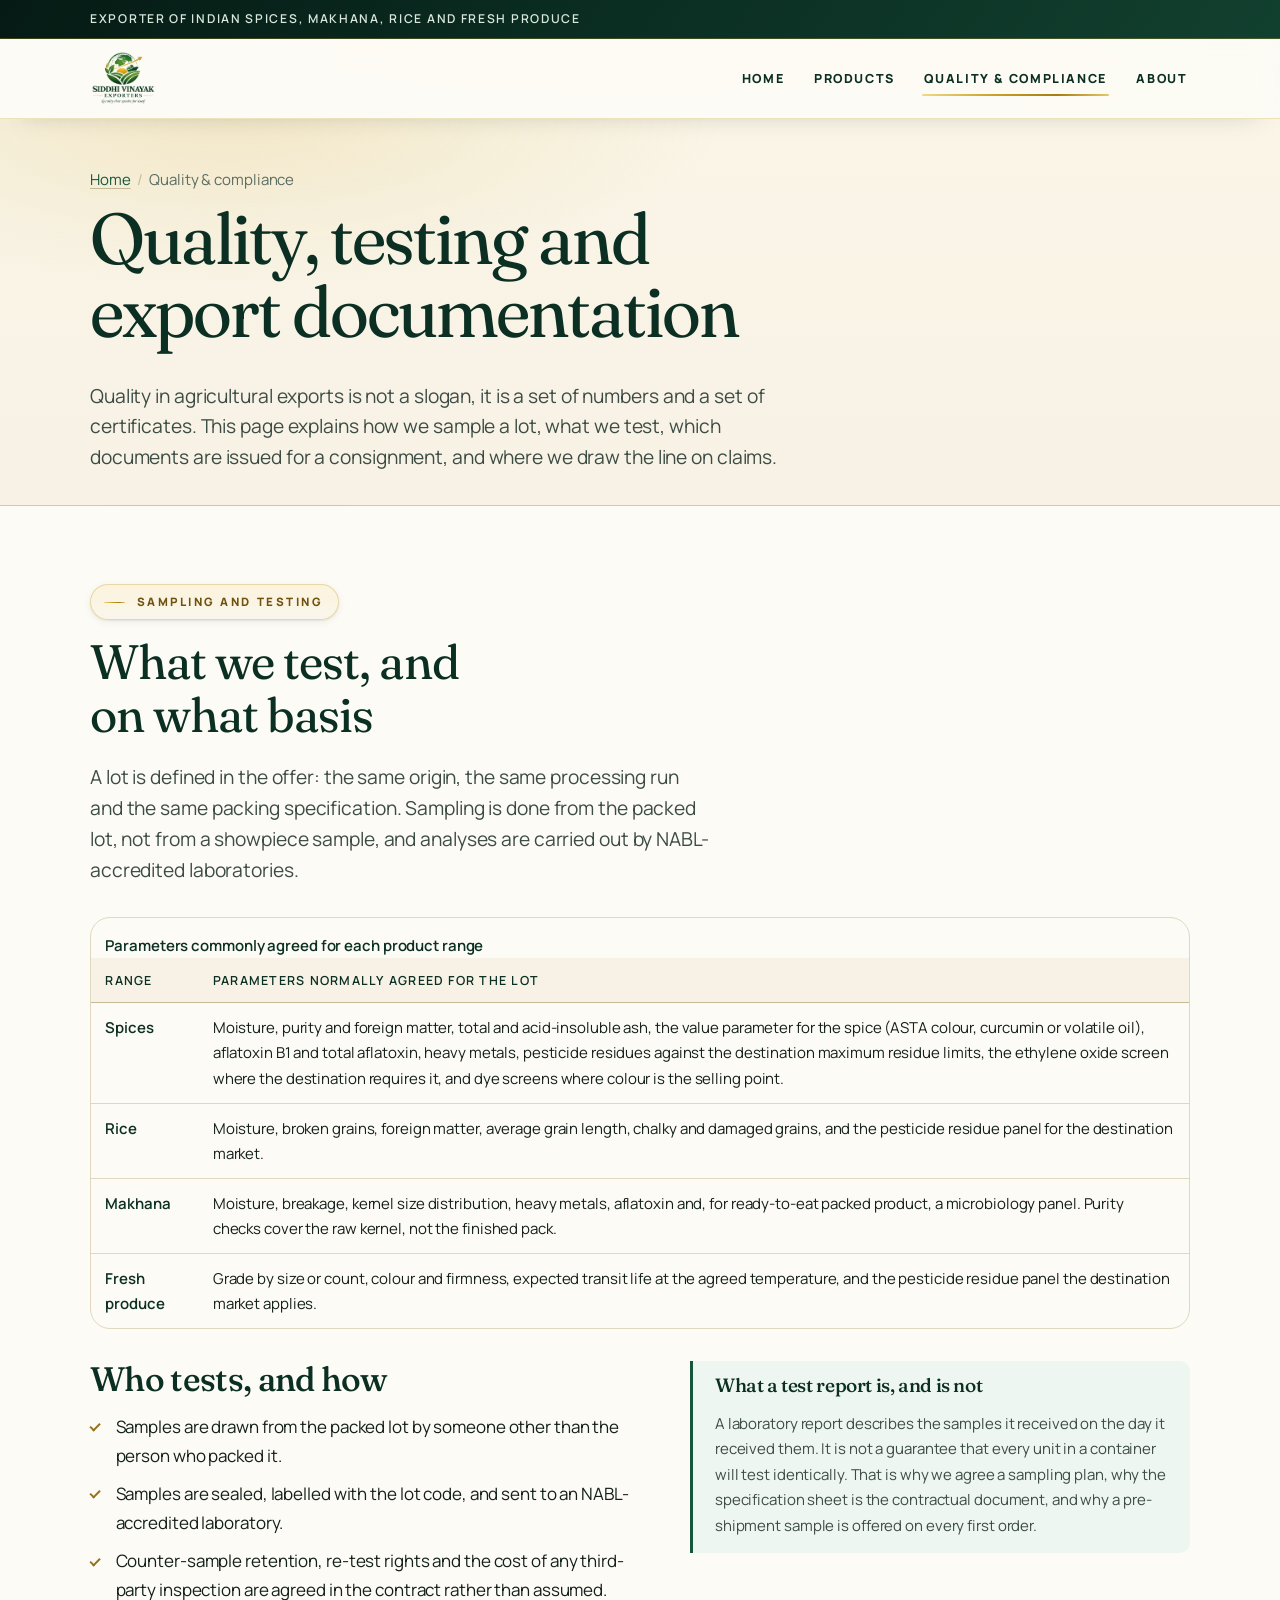
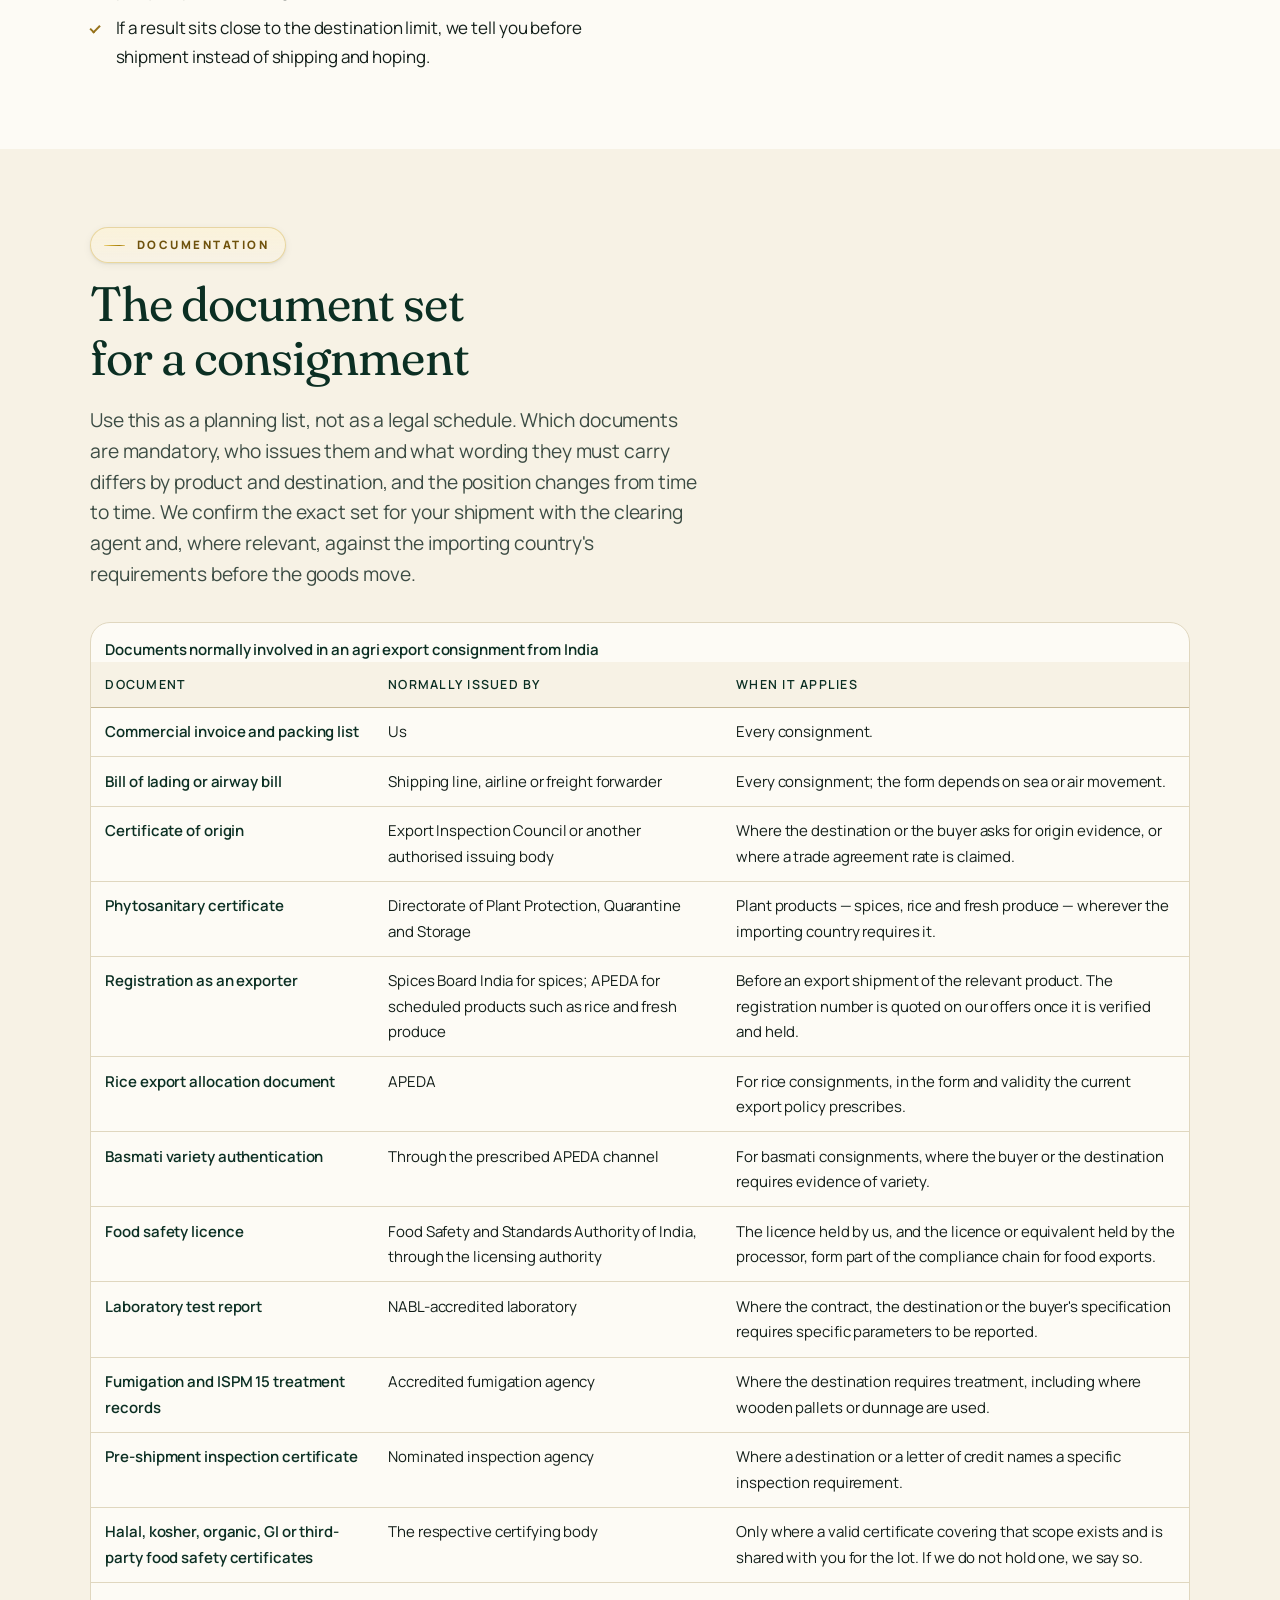
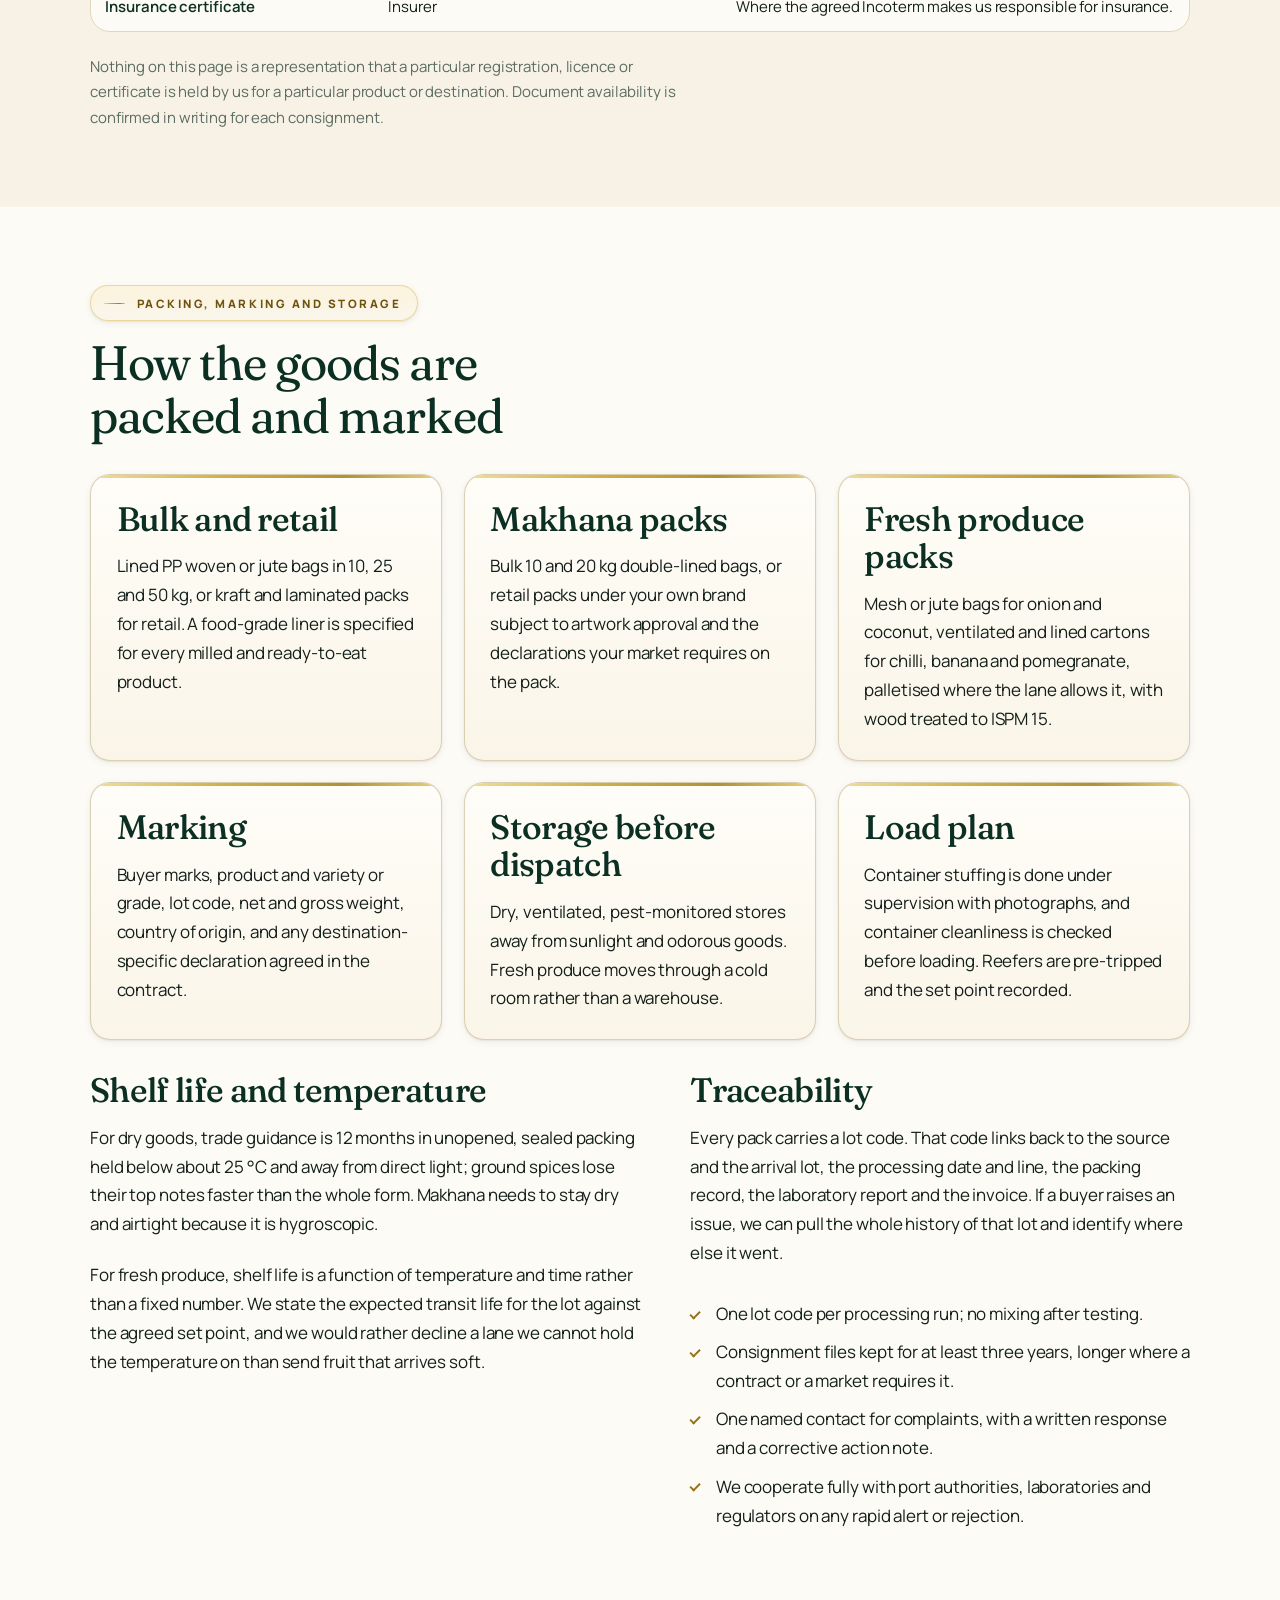
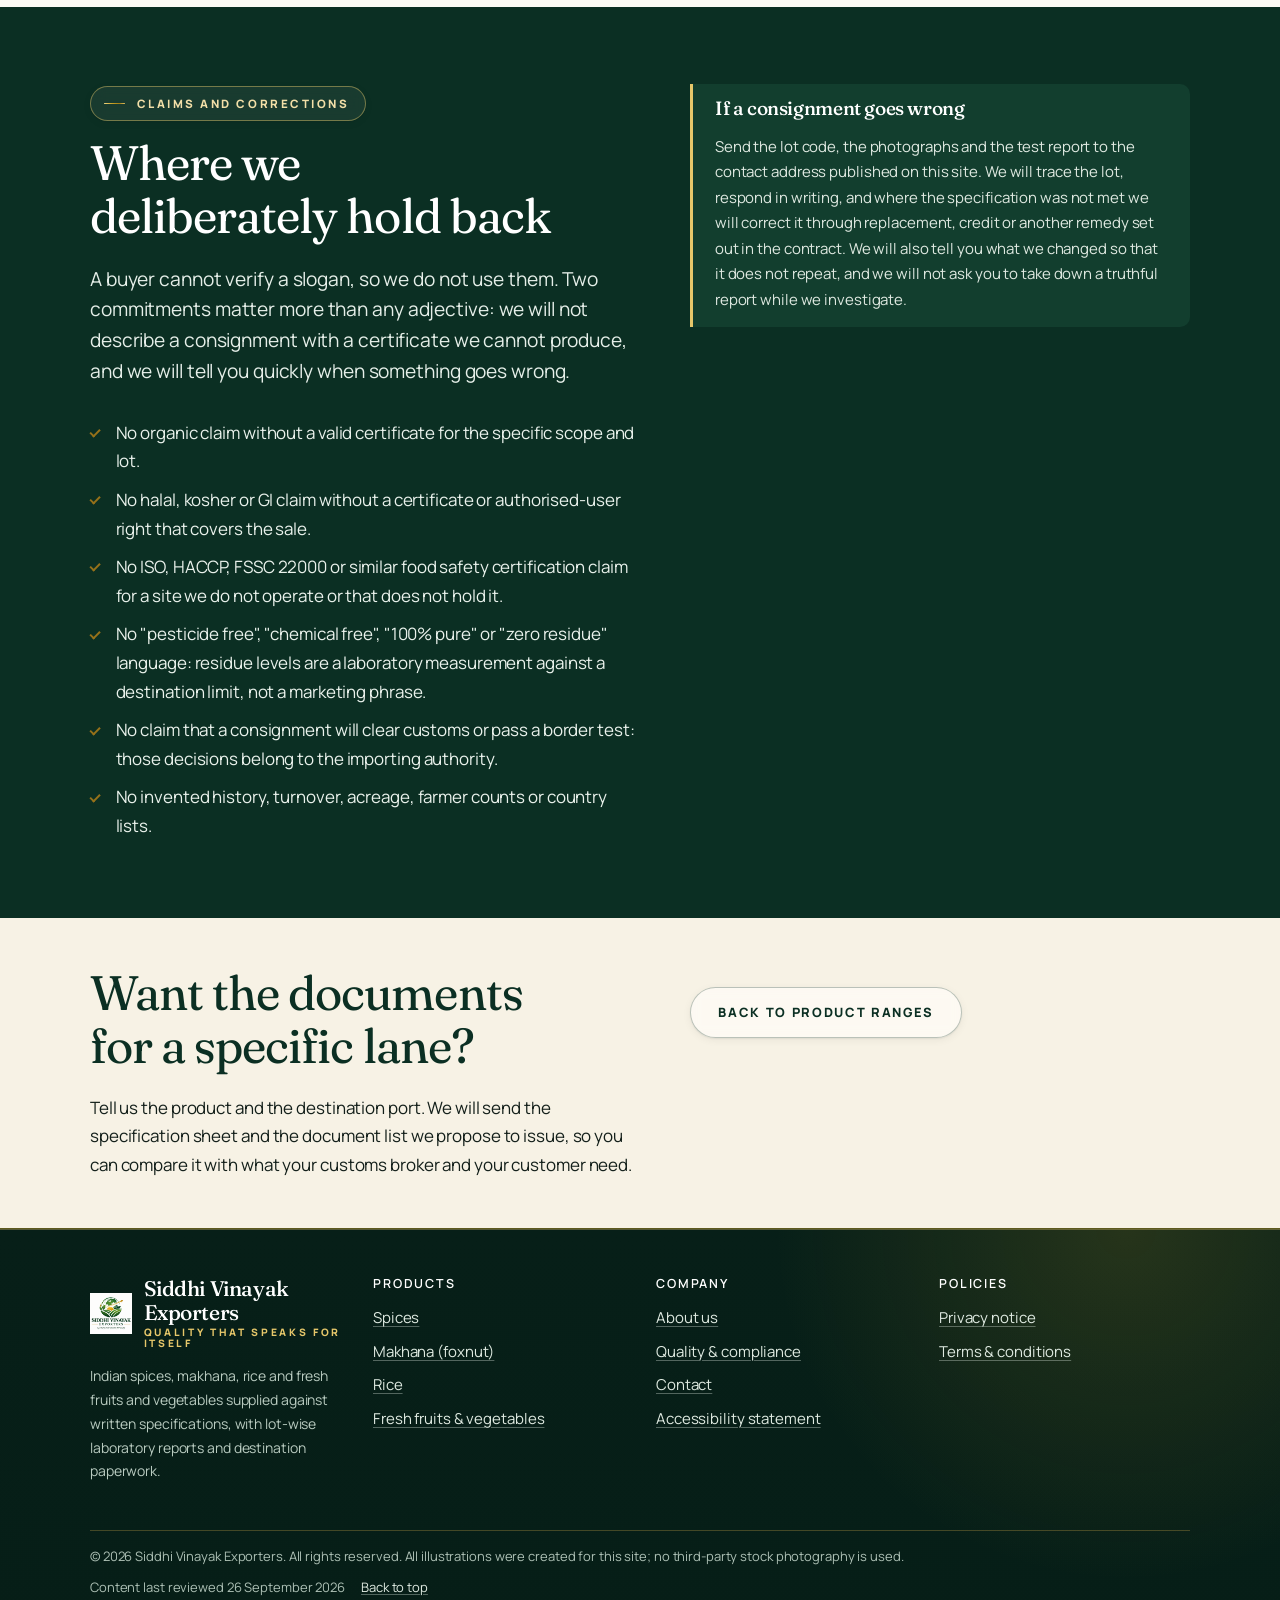
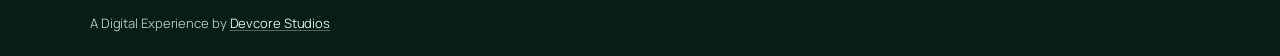
<file: quality.html>
<!doctype html>
<html lang="en-IN">
<head>
  <meta charset="utf-8">
  <meta name="viewport" content="width=device-width, initial-scale=1">
  <title>Quality, testing and export documentation | SiddhiVinayak Exporters</title>
  <meta name="description" content="How lots are sampled and tested, which documents are issued for an export consignment, packing and marking options, traceability and the claims we deliberately do not make.">
  <meta name="theme-color" content="#0b2e22">
  <meta name="color-scheme" content="light">
  <link rel="icon" href="./sdl.png" type="image/png">
  <link rel="apple-touch-icon" href="assets/img/favicon.svg">
  <link rel="stylesheet" href="assets/fonts/fonts.css">
  <link rel='preconnect' href='https://fonts.googleapis.com'>
  <link rel='preconnect' href='https://fonts.gstatic.com' crossorigin>
  <link rel='stylesheet' href='https://fonts.googleapis.com/css2?family=Fraunces:ital,opsz,wght@0,9..144,300;0,9..144,400;0,9..144,500;0,9..144,600;1,9..144,400;1,9..144,500&family=Manrope:wght@400;500;600;700;800&display=swap'>
  <link rel="stylesheet" href="assets/css/styles.css">
  <meta property="og:type" content="website">
  <meta property="og:title" content="Quality, testing and export documentation | SiddhiVinayak Exporters">
  <meta property="og:description" content="Sampling and testing, the document set for a consignment, packing and traceability.">
  <meta property="og:locale" content="en_IN">
</head>
<body id="top">
  <a class="skip-link" href="#main">Skip to main content</a>
  <div class="topbar">
    <div class="container">
      <p>Exporter of Indian spices, makhana, rice and fresh produce</p>
      <p data-config-wrap hidden>Enquiries: <span data-config="email"></span></p>
    </div>
  </div>

  <header class="site-header">
    <div class="container site-header__inner">
      <a class="brand" href="index.html">
        <img class="brand__mark brand__mark--full" src="./sdl.png" alt="" aria-hidden="true" width="1000" height="1000">
        <span class="brand__text">
          <span class="brand__name" data-brand-name>Siddhi Vinayak Exporters</span>
          <span class="brand__tag" data-brand-tagline>Quality that speaks for itself</span>
        </span>
      </a>
      <button class="nav-toggle" type="button" data-nav-toggle aria-expanded="false" aria-controls="primary-nav">
        <span class="nav-toggle__bars" aria-hidden="true"></span>
        <span>Menu</span>
      </button>
      <nav class="primary-nav" id="primary-nav" data-nav-menu aria-label="Main">
        <ul>
          <li><a href="index.html">Home</a></li>
          <li><a href="products.html">Products</a></li>
          <li><a href="quality.html" aria-current="page">Quality &amp; compliance</a></li>
          <li><a href="about.html">About</a></li>
        </ul>
      </nav>
    </div>
  </header>

  <main id="main">
    <div class="page-head">
      <div class="container">
        <nav class="breadcrumb" aria-label="Breadcrumb">
          <ol>
            <li><a href="index.html">Home</a></li>
            <li><span aria-current="page">Quality &amp; compliance</span></li>
          </ol>
        </nav>
        <h1>Quality, testing and export documentation</h1>
        <p class="lede">Quality in agricultural exports is not a slogan, it is a set of numbers and a set of certificates. This page explains how we sample a lot, what we test, which documents are issued for a consignment, and where we draw the line on claims.</p>
      </div>
    </div>

    <section class="section" id="testing" aria-labelledby="testing-heading">
      <div class="container">
        <div class="section-head">
          <p class="eyebrow">Sampling and testing</p>
          <h2 id="testing-heading">What we test, and on what basis</h2>
          <p class="lede">A lot is defined in the offer: the same origin, the same processing run and the same packing specification. Sampling is done from the packed lot, not from a showpiece sample, and analyses are carried out by NABL-accredited laboratories.</p>
        </div>

        <div class="table-wrap">
          <table>
            <caption>Parameters commonly agreed for each product range</caption>
            <thead>
              <tr>
                <th scope="col">Range</th>
                <th scope="col">Parameters normally agreed for the lot</th>
              </tr>
            </thead>
            <tbody>
              <tr>
                <th scope="row">Spices</th>
                <td>Moisture, purity and foreign matter, total and acid-insoluble ash, the value parameter for the spice (ASTA colour, curcumin or volatile oil), aflatoxin B1 and total aflatoxin, heavy metals, pesticide residues against the destination maximum residue limits, the ethylene oxide screen where the destination requires it, and dye screens where colour is the selling point.</td>
              </tr>
              <tr>
                <th scope="row">Rice</th>
                <td>Moisture, broken grains, foreign matter, average grain length, chalky and damaged grains, and the pesticide residue panel for the destination market.</td>
              </tr>
              <tr>
                <th scope="row">Makhana</th>
                <td>Moisture, breakage, kernel size distribution, heavy metals, aflatoxin and, for ready-to-eat packed product, a microbiology panel. Purity checks cover the raw kernel, not the finished pack.</td>
              </tr>
              <tr>
                <th scope="row">Fresh produce</th>
                <td>Grade by size or count, colour and firmness, expected transit life at the agreed temperature, and the pesticide residue panel the destination market applies.</td>
              </tr>
            </tbody>
          </table>
        </div>

        <div class="split mt-l">
          <div>
            <h3>Who tests, and how</h3>
            <ul class="list-check">
              <li>Samples are drawn from the packed lot by someone other than the person who packed it.</li>
              <li>Samples are sealed, labelled with the lot code, and sent to an NABL-accredited laboratory.</li>
              <li>Counter-sample retention, re-test rights and the cost of any third-party inspection are agreed in the contract rather than assumed.</li>
              <li>If a result sits close to the destination limit, we tell you before shipment instead of shipping and hoping.</li>
            </ul>
          </div>
          <div class="notice notice--info">
            <h3>What a test report is, and is not</h3>
            <p>A laboratory report describes the samples it received on the day it received them. It is not a guarantee that every unit in a container will test identically. That is why we agree a sampling plan, why the specification sheet is the contractual document, and why a pre-shipment sample is offered on every first order.</p>
          </div>
        </div>
      </div>
    </section>

    <section class="section section--paper-2" id="documents" aria-labelledby="documents-heading">
      <div class="container">
        <div class="section-head">
          <p class="eyebrow">Documentation</p>
          <h2 id="documents-heading">The document set for a consignment</h2>
          <p class="lede">Use this as a planning list, not as a legal schedule. Which documents are mandatory, who issues them and what wording they must carry differs by product and destination, and the position changes from time to time. We confirm the exact set for your shipment with the clearing agent and, where relevant, against the importing country's requirements before the goods move.</p>
        </div>

        <div class="table-wrap">
          <table>
            <caption>Documents normally involved in an agri export consignment from India</caption>
            <thead>
              <tr>
                <th scope="col">Document</th>
                <th scope="col">Normally issued by</th>
                <th scope="col">When it applies</th>
              </tr>
            </thead>
            <tbody>
              <tr>
                <th scope="row">Commercial invoice and packing list</th>
                <td>Us</td>
                <td>Every consignment.</td>
              </tr>
              <tr>
                <th scope="row">Bill of lading or airway bill</th>
                <td>Shipping line, airline or freight forwarder</td>
                <td>Every consignment; the form depends on sea or air movement.</td>
              </tr>
              <tr>
                <th scope="row">Certificate of origin</th>
                <td>Export Inspection Council or another authorised issuing body</td>
                <td>Where the destination or the buyer asks for origin evidence, or where a trade agreement rate is claimed.</td>
              </tr>
              <tr>
                <th scope="row">Phytosanitary certificate</th>
                <td>Directorate of Plant Protection, Quarantine and Storage</td>
                <td>Plant products &mdash; spices, rice and fresh produce &mdash; wherever the importing country requires it.</td>
              </tr>
              <tr>
                <th scope="row">Registration as an exporter</th>
                <td>Spices Board India for spices; APEDA for scheduled products such as rice and fresh produce</td>
                <td>Before an export shipment of the relevant product. The registration number is quoted on our offers once it is verified and held.</td>
              </tr>
              <tr>
                <th scope="row">Rice export allocation document</th>
                <td>APEDA</td>
                <td>For rice consignments, in the form and validity the current export policy prescribes.</td>
              </tr>
              <tr>
                <th scope="row">Basmati variety authentication</th>
                <td>Through the prescribed APEDA channel</td>
                <td>For basmati consignments, where the buyer or the destination requires evidence of variety.</td>
              </tr>
              <tr>
                <th scope="row">Food safety licence</th>
                <td>Food Safety and Standards Authority of India, through the licensing authority</td>
                <td>The licence held by us, and the licence or equivalent held by the processor, form part of the compliance chain for food exports.</td>
              </tr>
              <tr>
                <th scope="row">Laboratory test report</th>
                <td>NABL-accredited laboratory</td>
                <td>Where the contract, the destination or the buyer's specification requires specific parameters to be reported.</td>
              </tr>
              <tr>
                <th scope="row">Fumigation and ISPM 15 treatment records</th>
                <td>Accredited fumigation agency</td>
                <td>Where the destination requires treatment, including where wooden pallets or dunnage are used.</td>
              </tr>
              <tr>
                <th scope="row">Pre-shipment inspection certificate</th>
                <td>Nominated inspection agency</td>
                <td>Where a destination or a letter of credit names a specific inspection requirement.</td>
              </tr>
              <tr>
                <th scope="row">Halal, kosher, organic, GI or third-party food safety certificates</th>
                <td>The respective certifying body</td>
                <td>Only where a valid certificate covering that scope exists and is shared with you for the lot. If we do not hold one, we say so.</td>
              </tr>
              <tr>
                <th scope="row">Insurance certificate</th>
                <td>Insurer</td>
                <td>Where the agreed Incoterm makes us responsible for insurance.</td>
              </tr>
            </tbody>
          </table>
        </div>
        <p class="table-note">Nothing on this page is a representation that a particular registration, licence or certificate is held by us for a particular product or destination. Document availability is confirmed in writing for each consignment.</p>
      </div>
    </section>

    <section class="section" aria-labelledby="packing-heading">
      <div class="container">
        <div class="section-head">
          <p class="eyebrow">Packing, marking and storage</p>
          <h2 id="packing-heading">How the goods are packed and marked</h2>
        </div>
        <div class="grid grid--3">
          <div class="card">
            <h3>Bulk and retail</h3>
            <p>Lined PP woven or jute bags in 10, 25 and 50 kg, or kraft and laminated packs for retail. A food-grade liner is specified for every milled and ready-to-eat product.</p>
          </div>
          <div class="card">
            <h3>Makhana packs</h3>
            <p>Bulk 10 and 20 kg double-lined bags, or retail packs under your own brand subject to artwork approval and the declarations your market requires on the pack.</p>
          </div>
          <div class="card">
            <h3>Fresh produce packs</h3>
            <p>Mesh or jute bags for onion and coconut, ventilated and lined cartons for chilli, banana and pomegranate, palletised where the lane allows it, with wood treated to ISPM 15.</p>
          </div>
          <div class="card">
            <h3>Marking</h3>
            <p>Buyer marks, product and variety or grade, lot code, net and gross weight, country of origin, and any destination-specific declaration agreed in the contract.</p>
          </div>
          <div class="card">
            <h3>Storage before dispatch</h3>
            <p>Dry, ventilated, pest-monitored stores away from sunlight and odorous goods. Fresh produce moves through a cold room rather than a warehouse.</p>
          </div>
          <div class="card">
            <h3>Load plan</h3>
            <p>Container stuffing is done under supervision with photographs, and container cleanliness is checked before loading. Reefers are pre-tripped and the set point recorded.</p>
          </div>
        </div>

        <div class="split mt-l">
          <div>
            <h3>Shelf life and temperature</h3>
            <p>For dry goods, trade guidance is 12 months in unopened, sealed packing held below about 25&nbsp;&deg;C and away from direct light; ground spices lose their top notes faster than the whole form. Makhana needs to stay dry and airtight because it is hygroscopic.</p>
            <p>For fresh produce, shelf life is a function of temperature and time rather than a fixed number. We state the expected transit life for the lot against the agreed set point, and we would rather decline a lane we cannot hold the temperature on than send fruit that arrives soft.</p>
          </div>
          <div>
            <h3>Traceability</h3>
            <p>Every pack carries a lot code. That code links back to the source and the arrival lot, the processing date and line, the packing record, the laboratory report and the invoice. If a buyer raises an issue, we can pull the whole history of that lot and identify where else it went.</p>
            <ul class="list-check mt-l">
              <li>One lot code per processing run; no mixing after testing.</li>
              <li>Consignment files kept for at least three years, longer where a contract or a market requires it.</li>
              <li>One named contact for complaints, with a written response and a corrective action note.</li>
              <li>We cooperate fully with port authorities, laboratories and regulators on any rapid alert or rejection.</li>
            </ul>
          </div>
        </div>
      </div>
    </section>

    <section class="section on-dark" aria-labelledby="claims-heading">
      <div class="container split">
        <div>
          <p class="eyebrow">Claims and corrections</p>
          <h2 id="claims-heading">Where we deliberately hold back</h2>
          <p class="lede">A buyer cannot verify a slogan, so we do not use them. Two commitments matter more than any adjective: we will not describe a consignment with a certificate we cannot produce, and we will tell you quickly when something goes wrong.</p>
          <ul class="list-check mt-l">
            <li>No organic claim without a valid certificate for the specific scope and lot.</li>
            <li>No halal, kosher or GI claim without a certificate or authorised-user right that covers the sale.</li>
            <li>No ISO, HACCP, FSSC 22000 or similar food safety certification claim for a site we do not operate or that does not hold it.</li>
            <li>No "pesticide free", "chemical free", "100% pure" or "zero residue" language: residue levels are a laboratory measurement against a destination limit, not a marketing phrase.</li>
            <li>No claim that a consignment will clear customs or pass a border test: those decisions belong to the importing authority.</li>
            <li>No invented history, turnover, acreage, farmer counts or country lists.</li>
          </ul>
        </div>
        <div class="notice notice--dark">
          <h3>If a consignment goes wrong</h3>
          <p>Send the lot code, the photographs and the test report to the contact address published on this site. We will trace the lot, respond in writing, and where the specification was not met we will correct it through replacement, credit or another remedy set out in the contract. We will also tell you what we changed so that it does not repeat, and we will not ask you to take down a truthful report while we investigate.</p>
        </div>
      </div>
    </section>

    <section class="section section--tight section--paper-2">
      <div class="container split">
        <div>
          <h2>Want the documents for a specific lane?</h2>
          <p>Tell us the product and the destination port. We will send the specification sheet and the document list we propose to issue, so you can compare it with what your customs broker and your customer need.</p>
        </div>
        <div class="btn-row">
          <a class="btn btn--secondary" href="products.html">Back to product ranges</a>
        </div>
      </div>
    </section>
  </main>

  <footer class="site-footer">
    <div class="container">
      <div class="footer-grid">
        <div class="footer-brand">
          <a class="brand" href="index.html">
            <img class="brand__mark" src="./sdl-original.png" alt="" aria-hidden="true" width="96" height="96">
            <span class="brand__text">
              <span class="brand__name" data-brand-name>Siddhi Vinayak Exporters</span>
              <span class="brand__tag" data-brand-tagline>Quality that speaks for itself</span>
            </span>
          </a>
          <p>Indian spices, makhana, rice and fresh fruits and vegetables supplied against written specifications, with lot-wise laboratory reports and destination paperwork.</p>
        </div>
        <nav aria-labelledby="footer-products">
          <h2 id="footer-products">Products</h2>
          <ul class="footer-list">
            <li><a href="products.html#spices">Spices</a></li>
            <li><a href="products.html#makhana">Makhana (foxnut)</a></li>
            <li><a href="products.html#rice">Rice</a></li>
            <li><a href="products.html#produce">Fresh fruits &amp; vegetables</a></li>
          </ul>
        </nav>
        <nav aria-labelledby="footer-company">
          <h2 id="footer-company">Company</h2>
          <ul class="footer-list">
            <li><a href="about.html">About us</a></li>
            <li><a href="quality.html">Quality &amp; compliance</a></li>
            <li><a href="contact.html">Contact</a></li>
            <li><a href="accessibility.html">Accessibility statement</a></li>
          </ul>
        </nav>
        <nav aria-labelledby="footer-legal">
          <h2 id="footer-legal">Policies</h2>
          <ul class="footer-list">
            <li><a href="privacy.html">Privacy notice</a></li>
            <li><a href="terms.html">Terms &amp; conditions</a></li>
          </ul>
        </nav>
      </div>

      <div class="footer-registrations" data-registration-block hidden>
        <h2 id="footer-registrations">Registrations</h2>
        <ul class="registration-list" data-registration-list></ul>
      </div>

      <div class="footer-meta">
        <p>&copy; 2026 <span data-legal-name>SiddhiVinayak Exporters</span>. All rights reserved. All illustrations were created for this site; no third-party stock photography is used.</p>
        <div class="footer-meta__links">
          <p>Content last reviewed <span data-last-reviewed>26 September 2026</span></p>
          <a href="#top">Back to top</a>
        </div>
      </div>
      <p class="footer-credit">A Digital Experience by <a href="https://share.google/GDi41P2eL19yEUgJp" target="_blank" rel="noopener noreferrer">Devcore Studios</a></p>
    </div>
  </footer>

  <script src="assets/js/site-config.js" defer></script>
  <script src="assets/js/main.js" defer></script>
</body>
</html>
</file>
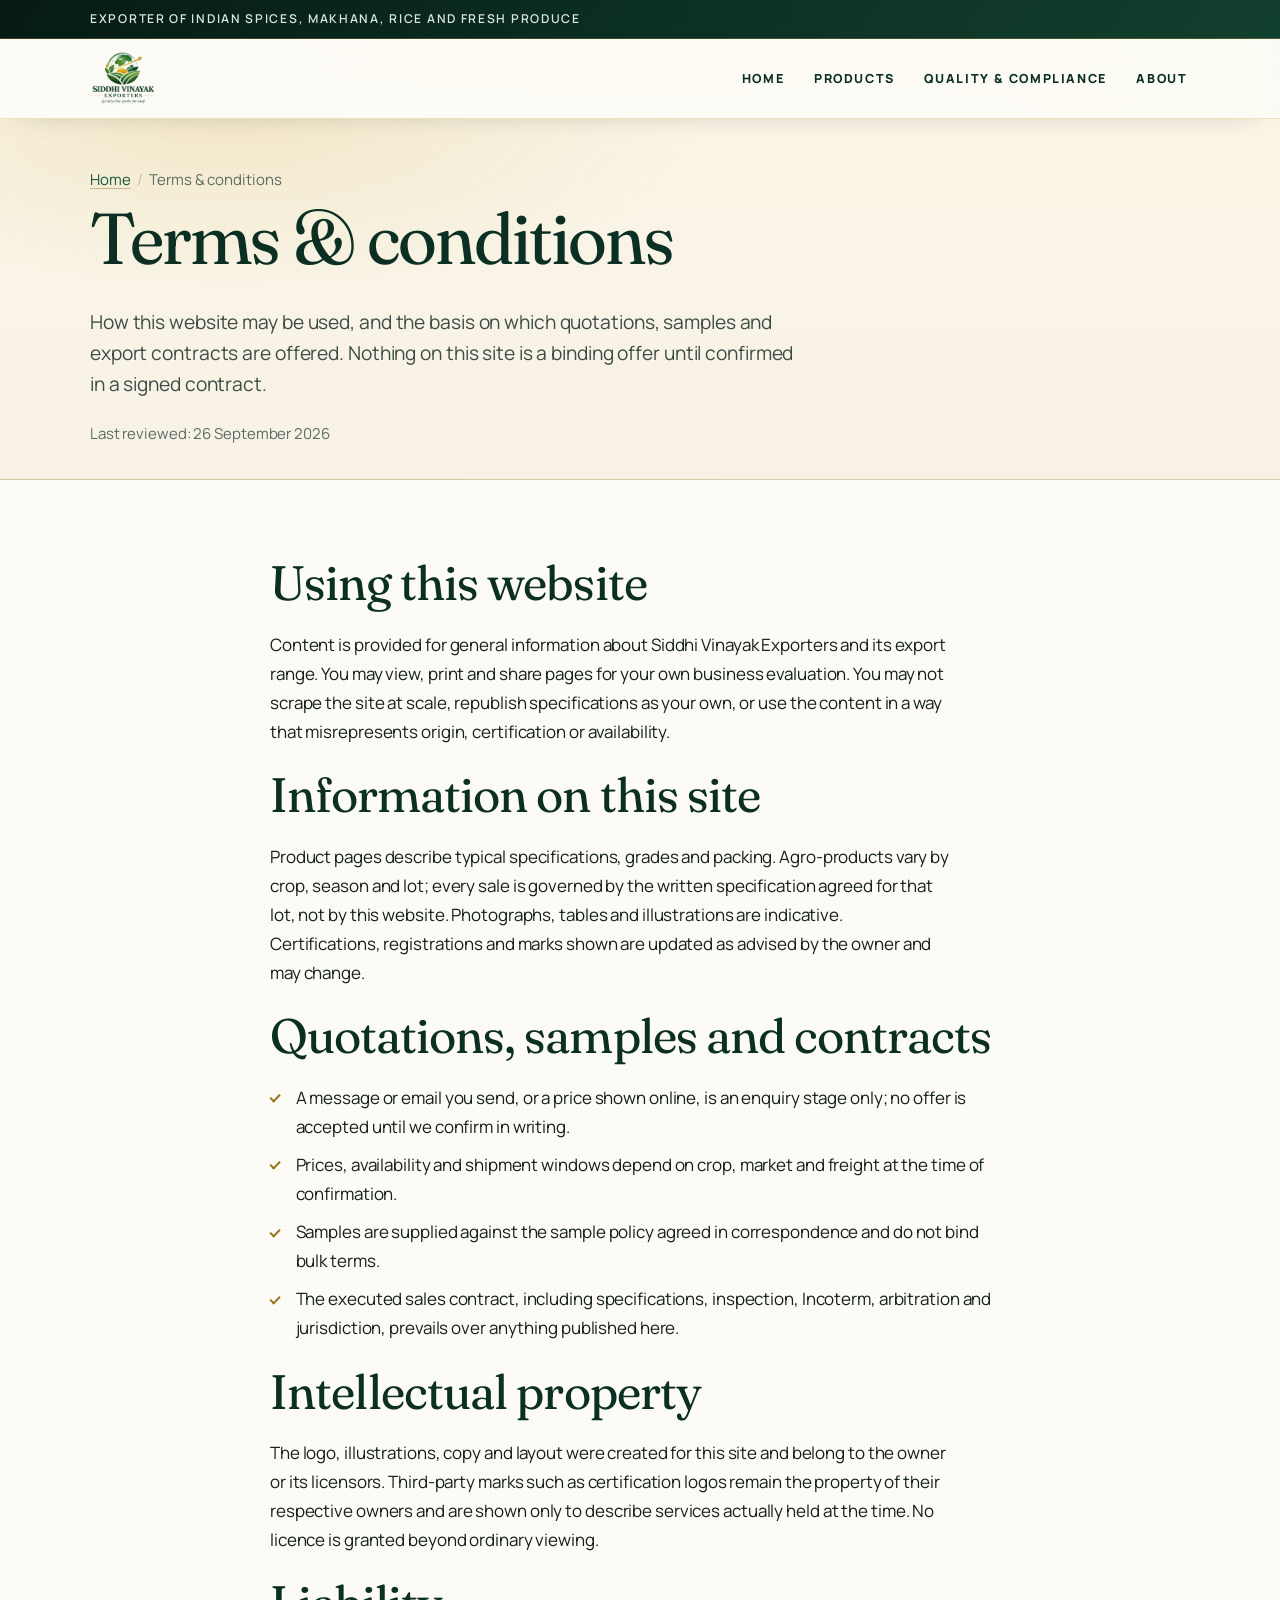
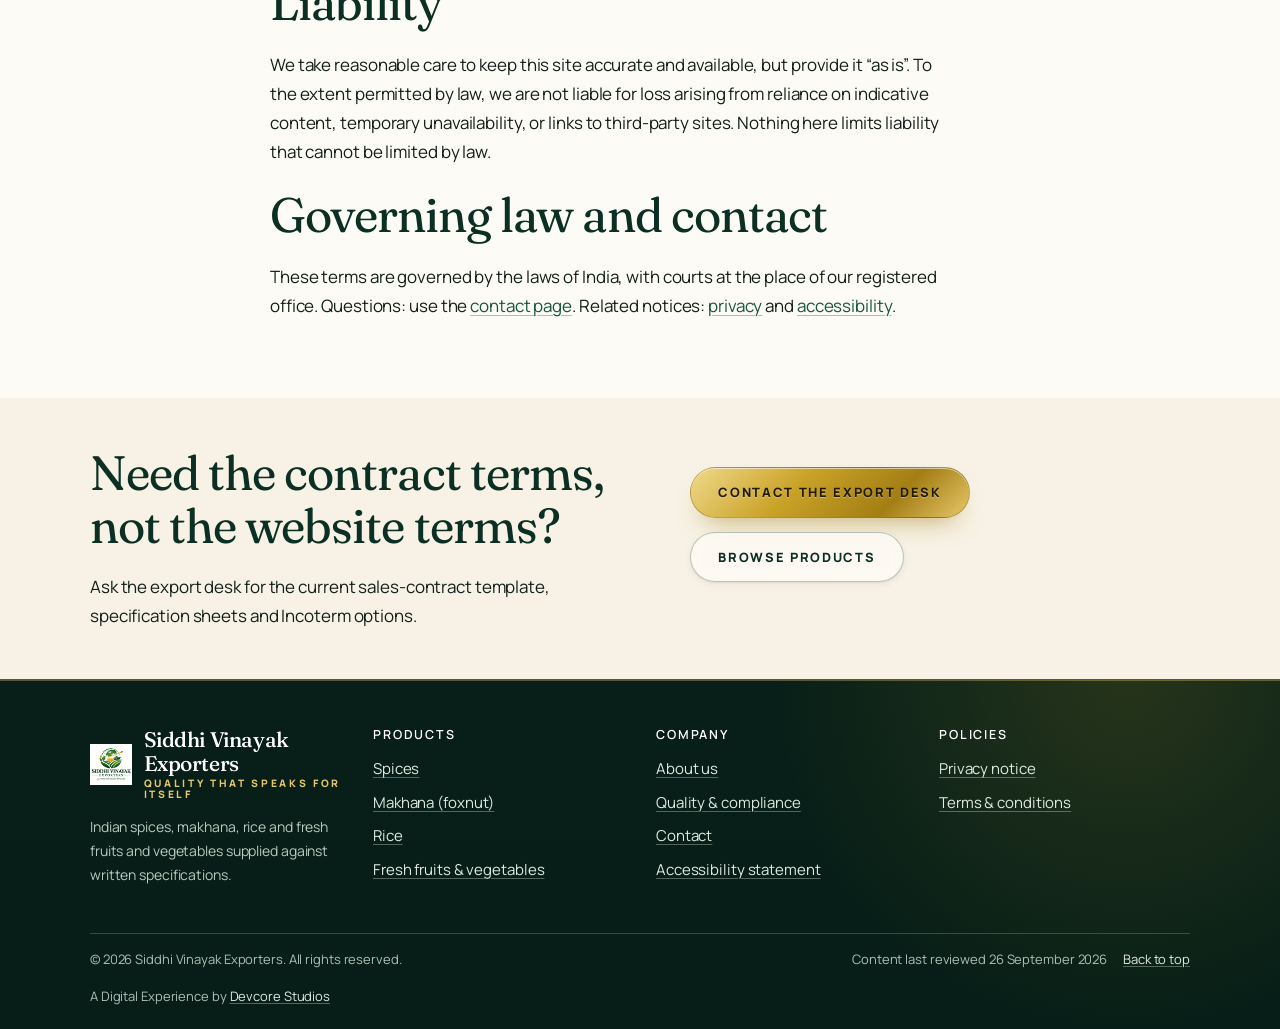
<file: terms.html>
<!doctype html>
<html lang="en-IN">
<head>
<meta charset="utf-8">
<meta name="viewport" content="width=device-width, initial-scale=1">
<title>Terms &amp; conditions | SiddhiVinayak Exporters</title>
<meta name="description" content="Terms governing use of the SiddhiVinayak Exporters website and the basis on which quotations, samples and export contracts are offered.">
<meta name="theme-color" content="#0b2e22">
<meta name="color-scheme" content="light">
<link rel="icon" href="./sdl.png" type="image/png">
<link rel="apple-touch-icon" href="assets/img/favicon.svg">
<link rel="stylesheet" href="assets/fonts/fonts.css">
  <link rel='preconnect' href='https://fonts.googleapis.com'>
  <link rel='preconnect' href='https://fonts.gstatic.com' crossorigin>
  <link rel='stylesheet' href='https://fonts.googleapis.com/css2?family=Fraunces:ital,opsz,wght@0,9..144,300;0,9..144,400;0,9..144,500;0,9..144,600;1,9..144,400;1,9..144,500&family=Manrope:wght@400;500;600;700;800&display=swap'>
<link rel="stylesheet" href="assets/css/styles.css">
<meta property="og:type" content="website">
<meta property="og:title" content="Terms &amp; conditions | SiddhiVinayak Exporters">
<meta property="og:locale" content="en_IN">
</head>
<body id="top">
<a class="skip-link" href="#main">Skip to main content</a>
  <div class="topbar">
    <div class="container">
      <p>Exporter of Indian spices, makhana, rice and fresh produce</p>
      <p data-config-wrap hidden>Enquiries: <span data-config="email"></span></p>
</div></div>
<header class="site-header">
    <div class="container site-header__inner">
<a class="brand" href="index.html"><img class="brand__mark brand__mark--full" src="./sdl.png" alt="" aria-hidden="true" width="1000" height="1000"><span class="brand__text"><span class="brand__name" data-brand-name>Siddhi Vinayak Exporters</span><span class="brand__tag" data-brand-tagline>Quality that speaks for itself</span></span></a>
<button class="nav-toggle" type="button" data-nav-toggle aria-expanded="false" aria-controls="primary-nav"><span class="nav-toggle__bars" aria-hidden="true"></span><span>Menu</span></button>
<nav class="primary-nav" id="primary-nav" data-nav-menu aria-label="Main"><ul>
<li><a href="index.html">Home</a></li><li><a href="products.html">Products</a></li><li><a href="quality.html">Quality &amp; compliance</a></li><li><a href="about.html">About</a></li>
</ul></nav>
</div></header>
<main id="main"><div class="page-head"><div class="container">
<nav class="breadcrumb" aria-label="Breadcrumb"><ol><li><a href="index.html">Home</a></li><li><span aria-current="page">Terms &amp; conditions</span></li></ol></nav>
<h1>Terms &amp; conditions</h1>
<p class="lede">How this website may be used, and the basis on which quotations, samples and export contracts are offered. Nothing on this site is a binding offer until confirmed in a signed contract.</p>
<p class="meta">Last reviewed: <span data-last-reviewed>26 September 2026</span></p>
</div></div>
<section class="section" aria-labelledby="terms-use"><div class="container container--narrow">
<h2 id="terms-use">Using this website</h2>
<p>Content is provided for general information about <span data-legal-name>SiddhiVinayak Exporters</span> and its export range. You may view, print and share pages for your own business evaluation. You may not scrape the site at scale, republish specifications as your own, or use the content in a way that misrepresents origin, certification or availability.</p>
<h2 id="terms-info">Information on this site</h2>
<p>Product pages describe typical specifications, grades and packing. Agro-products vary by crop, season and lot; every sale is governed by the written specification agreed for that lot, not by this website. Photographs, tables and illustrations are indicative. Certifications, registrations and marks shown are updated as advised by the owner and may change.</p>
<h2 id="terms-quotes">Quotations, samples and contracts</h2>
<ul class="list-check">
<li>A message or email you send, or a price shown online, is an enquiry stage only; no offer is accepted until we confirm in writing.</li>
<li>Prices, availability and shipment windows depend on crop, market and freight at the time of confirmation.</li>
<li>Samples are supplied against the sample policy agreed in correspondence and do not bind bulk terms.</li>
<li>The executed sales contract, including specifications, inspection, Incoterm, arbitration and jurisdiction, prevails over anything published here.</li>
</ul>
<h2 id="terms-ip">Intellectual property</h2>
<p>The logo, illustrations, copy and layout were created for this site and belong to the owner or its licensors. Third-party marks such as certification logos remain the property of their respective owners and are shown only to describe services actually held at the time. No licence is granted beyond ordinary viewing.</p>
<h2 id="terms-liability">Liability</h2>
<p>We take reasonable care to keep this site accurate and available, but provide it &ldquo;as is&rdquo;. To the extent permitted by law, we are not liable for loss arising from reliance on indicative content, temporary unavailability, or links to third-party sites. Nothing here limits liability that cannot be limited by law.</p>
<h2 id="terms-law">Governing law and contact</h2>
<p>These terms are governed by the laws of India, with courts at the place of our registered office. Questions: use the <a href="contact.html">contact page</a>. Related notices: <a href="privacy.html">privacy</a> and <a href="accessibility.html">accessibility</a>.</p>
</div></section>
<section class="section section--tight section--paper-2"><div class="container split">
<div><h2>Need the contract terms, not the website terms?</h2><p>Ask the export desk for the current sales-contract template, specification sheets and Incoterm options.</p></div>
<div class="btn-row"><a class="btn btn--primary" href="contact.html">Contact the export desk</a><a class="btn btn--secondary" href="products.html">Browse products</a></div>
</div></section>
</main>

<footer class="site-footer"><div class="container">
<div class="footer-grid">
<div class="footer-brand"><a class="brand" href="index.html"><img class="brand__mark" src="./sdl-original.png" alt="" aria-hidden="true" width="96" height="96"><span class="brand__text"><span class="brand__name" data-brand-name>Siddhi Vinayak Exporters</span><span class="brand__tag" data-brand-tagline>Quality that speaks for itself</span></span></a>
<p>Indian spices, makhana, rice and fresh fruits and vegetables supplied against written specifications.</p></div>
<nav aria-labelledby="footer-products"><h2 id="footer-products">Products</h2><ul class="footer-list"><li><a href="products.html#spices">Spices</a></li><li><a href="products.html#makhana">Makhana (foxnut)</a></li><li><a href="products.html#rice">Rice</a></li><li><a href="products.html#produce">Fresh fruits &amp; vegetables</a></li></ul></nav>
<nav aria-labelledby="footer-company"><h2 id="footer-company">Company</h2><ul class="footer-list"><li><a href="about.html">About us</a></li><li><a href="quality.html">Quality &amp; compliance</a></li><li><a href="contact.html">Contact</a></li><li><a href="accessibility.html">Accessibility statement</a></li></ul></nav>
<nav aria-labelledby="footer-legal"><h2 id="footer-legal">Policies</h2><ul class="footer-list"><li><a href="privacy.html">Privacy notice</a></li><li><a href="terms.html" aria-current="page">Terms &amp; conditions</a></li></ul></nav>
</div>
<div class="footer-registrations" data-registration-block hidden><h2 id="footer-registrations">Registrations</h2><ul class="registration-list" data-registration-list></ul></div>
<div class="footer-meta"><p>&copy; 2026 <span data-legal-name>SiddhiVinayak Exporters</span>. All rights reserved.</p><div class="footer-meta__links"><p>Content last reviewed <span data-last-reviewed>26 September 2026</span></p><a href="#top">Back to top</a></div></div>
<p class="footer-credit">A Digital Experience by <a href="https://share.google/GDi41P2eL19yEUgJp" target="_blank" rel="noopener noreferrer">Devcore Studios</a></p>
</div></footer>
<script src="assets/js/site-config.js" defer></script>
<script src="assets/js/main.js" defer></script>
</body>
</html>
</file>
<file: assets/fonts/fonts.css>
/* ------------------------------------------------------------------------
   PREMIUM SELF-HOSTED TYPEFACES + LUXE WEBFONTS (progressive enhancement)
   ------------------------------------------------------------------------
   Base: Inter + Lora self-hosted in this folder (SIL OFL) - guaranteed
   offline / private, used as fallback.
   Premium layer: Fraunces (display serif, soft optical sizing) + Manrope
   (geometric-humanist sans) loaded from Google Fonts when online. If the
   network is blocked the site silently falls back to Lora / Inter with
   identical metrics - no layout shift, no tracking beyond the font CDN.
   Licence: all four families are SIL Open Font License 1.1.
   Licence texts: assets/fonts/OFL-Inter.txt, assets/fonts/OFL-Lora.txt
   (Fraunces + Manrope share the same OFL terms).
   Do not swap these files for commercial fonts without a valid licence.
   Premium webfonts (Fraunces + Manrope) load via <link> tags in each HTML
   <head> with display=swap; the self-hosted Inter / Lora below are the
   instant offline fallback.
   ------------------------------------------------------------------------ */
@font-face {
  font-family: 'Inter';
  font-style: normal;
  font-weight: 400;
  font-display: swap;
  src: url('../fonts/inter-400.woff2') format('woff2');
  unicode-range: U+0000-00FF, U+0131, U+0152-0153, U+02BB-02BC, U+02C6, U+02DA,
    U+02DC, U+0304, U+0308, U+0329, U+2000-206F, U+20AC, U+2122, U+2191, U+2193,
    U+2212, U+2215, U+FEFF, U+FFFD;
}

@font-face {
  font-family: 'Inter';
  font-style: normal;
  font-weight: 600;
  font-display: swap;
  src: url('../fonts/inter-600.woff2') format('woff2');
  unicode-range: U+0000-00FF, U+0131, U+0152-0153, U+02BB-02BC, U+02C6, U+02DA,
    U+02DC, U+0304, U+0308, U+0329, U+2000-206F, U+20AC, U+2122, U+2191, U+2193,
    U+2212, U+2215, U+FEFF, U+FFFD;
}

@font-face {
  font-family: 'Lora';
  font-style: normal;
  font-weight: 400;
  font-display: swap;
  src: url('../fonts/lora-400.woff2') format('woff2');
  unicode-range: U+0000-00FF, U+0131, U+0152-0153, U+02BB-02BC, U+02C6, U+02DA,
    U+02DC, U+0304, U+0308, U+0329, U+2000-206F, U+20AC, U+2122, U+2191, U+2193,
    U+2212, U+2215, U+FEFF, U+FFFD;
}

@font-face {
  font-family: 'Lora';
  font-style: normal;
  font-weight: 600;
  font-display: swap;
  src: url('../fonts/lora-600.woff2') format('woff2');
  unicode-range: U+0000-00FF, U+0131, U+0152-0153, U+02BB-02BC, U+02C6, U+02DA,
    U+02DC, U+0304, U+0308, U+0329, U+2000-206F, U+20AC, U+2122, U+2191, U+2193,
    U+2212, U+2215, U+FEFF, U+FFFD;
}
</file>
<file: assets/css/styles.css>
/* ==========================================================================
   SiddhiVinayak Exporters - site stylesheet
   --------------------------------------------------------------------------
   Hand-written CSS, no framework. Organised as:
     1. Design tokens (colour, type, space, motion)
     2. Reset and base elements
     3. Typography
     4. Layout primitives
     5. Components (buttons, cards, tables, header, footer)
     6. Utilities
     7. Print and preference overrides

   Colour system: deep agro-green ground with a brass / golden-yellow accent.
   Every foreground/background pair used for text is contrast checked by
   tools/check-contrast.mjs (WCAG 2.2 AA: 4.5:1 body text, 3:1 large text and
   UI parts). Brass tones below 4.5:1 on the light paper ground are restricted
   to borders, icons and decorative fills - see the notes on each token.
   ========================================================================== */

/* --------------------------------------------------------------------------
   1. Design tokens
   -------------------------------------------------------------------------- */
:root {
  /* ——— Emerald — deep, ink-rich export-house green ——— */
  --green-950: #061e17;
  --green-900: #0b2f23;
  --green-800: #123e2e;
  --green-700: #16573c;
  --green-600: #1d6f4d;
  --green-500: #2f9a6e;
  --green-100: #e2efe7;
  --green-050: #eef6f1;

  /* ——— Champagne gold — restrained luxe metallic.
     -700 is the smallest gold approved for body text on ivory (5.7:1)
     -600 is for large text / icons / borders on ivory (3.9:1)
     -500 / -400 carry dark ink only, or sit on deep emerald */
  --gold-700: #6f520d;
  --gold-600: #96711a;
  --gold-500: #c9a227;
  --gold-400: #e6c76a;
  --gold-200: #f4e3b2;
  --gold-100: #fbf2d9;

  /* ——— Ivory neutrals — warm, paper-mill premium ——— */
  --paper: #fdfbf5;
  --paper-2: #f7f2e5;
  --paper-3: #ece4cf;
  --ink: #131f1a;
  --ink-soft: #3c4c44;
  --ink-muted: #5b6c62;
  --line: #e0d7bf;
  --line-strong: #c6b894;
  /* Interactive control borders (inputs, chips, toggles). WCAG 2.2 SC 1.4.11
     requires 3:1 against the adjacent background — verified on ivory. */
  --line-control: #7e7254;

  /* Status colours - all AA on the ivory ground */
  --danger: #a32116;
  --danger-bg: #fdecea;
  --success: #145f3e;
  --success-bg: #e8f4ec;

  /* Semantic roles */
  --bg: var(--paper);
  --bg-alt: var(--paper-2);
  --fg: var(--ink);
  --fg-muted: var(--ink-muted);
  --brand: var(--green-700);
  --accent: var(--gold-600);
  --accent-text: var(--gold-700);
  --focus: var(--gold-400);

  /* Premium surfaces + shadows */
  --ivory: #fffdf8;
  --gold-gradient: linear-gradient(135deg, #f0d98a 0%, #c9a227 38%, #a37e14 72%, #e6c76a 100%);
  --emerald-gradient: linear-gradient(125deg, #051a14 0%, #0b2f23 52%, #12402f 100%);
  --shadow-sm: 0 1px 2px rgba(6, 30, 23, 0.07), 0 2px 8px rgba(6, 30, 23, 0.06);
  --shadow-md: 0 12px 28px -14px rgba(6, 30, 23, 0.28), 0 2px 8px rgba(6, 30, 23, 0.07);
  --shadow-luxe: 0 24px 55px -20px rgba(6, 30, 23, 0.38), 0 0 0 1px rgba(201, 162, 39, 0.14);

  --font-display: 'Fraunces', 'Lora', 'Iowan Old Style', 'Palatino Linotype', Palatino, Georgia,
    'Times New Roman', serif;
  --font-body: 'Manrope', 'Inter', -apple-system, BlinkMacSystemFont, 'Segoe UI', Roboto,
    'Helvetica Neue', Arial, sans-serif;

  --step--1: 0.9375rem;
  --step-0: 1.0625rem;
  --step-1: 1.2rem;
  --step-2: clamp(1.55rem, 1.32rem + 1vw, 2.15rem);
  --step-3: clamp(1.95rem, 1.5rem + 1.9vw, 3.05rem);
  --step-4: clamp(2.6rem, 1.75rem + 3.6vw, 4.5rem);

  --space-2xs: 0.35rem;
  --space-xs: 0.6rem;
  --space-s: 0.9rem;
  --space-m: 1.35rem;
  --space-l: 2rem;
  --space-xl: 3rem;
  --space-2xl: clamp(3.25rem, 6vw, 5.5rem);
  --space-3xl: clamp(4.5rem, 9vw, 7.5rem);

  --container: 1180px;
  --radius: 10px;
  --radius-lg: 20px;
  --radius-pill: 999px;
  --line-w: 1px;
  --header-h: 4.9rem;
  --ease: cubic-bezier(0.22, 0.61, 0.36, 1);
  --ease-luxe: cubic-bezier(0.16, 1, 0.3, 1);
}

/* --------------------------------------------------------------------------
   2. Reset and base
   -------------------------------------------------------------------------- */
*,
*::before,
*::after {
  box-sizing: border-box;
}

html {
  -webkit-text-size-adjust: 100%;
  scroll-behavior: smooth;
  scroll-padding-top: calc(var(--header-h) + 1rem);
  color-scheme: light;
}

body {
  margin: 0;
  background-color: var(--bg);
  color: var(--fg);
  font-family: var(--font-body);
  font-size: var(--step-0);
  line-height: 1.7;
  letter-spacing: -0.006em;
  font-optical-sizing: auto;
  text-rendering: optimizeLegibility;
  -webkit-font-smoothing: antialiased;
  background-image:
    radial-gradient(1100px 420px at 50% -180px, rgba(201, 162, 39, 0.1), transparent 70%),
    radial-gradient(900px 500px at 110% 8%, rgba(47, 154, 110, 0.06), transparent 65%);
  background-attachment: fixed;
}

img,
svg,
picture,
video {
  max-width: 100%;
  height: auto;
}

svg {
  display: block;
}

/* Visible focus indication. A double ring (paper gap + brass ring) stays
   visible on both the light paper and the dark green grounds. */
:focus-visible {
  outline: 3px solid var(--green-900);
  outline-offset: 2px;
  border-radius: 2px;
}

.hero :focus-visible,
.on-dark :focus-visible,
.section--ink :focus-visible,
.site-footer :focus-visible {
  outline: 3px solid var(--gold-400);
  outline-offset: 3px;
  box-shadow: 0 0 0 2px var(--green-950);
}

@media (prefers-reduced-motion: reduce) {
  html {
    scroll-behavior: auto;
  }

  *,
  *::before,
  *::after {
    animation-duration: 0.001ms !important;
    animation-iteration-count: 1 !important;
    transition-duration: 0.001ms !important;
  }
}

/* --------------------------------------------------------------------------
   3. Typography
   -------------------------------------------------------------------------- */
h1,
h2,
h3,
h4,
h5,
h6 {
  font-family: var(--font-display);
  font-weight: 500;
  line-height: 1.1;
  letter-spacing: -0.02em;
  font-optical-sizing: auto;
  font-variation-settings: 'SOFT' 30, 'WONK' 1;
  color: var(--green-900);
  margin: 0 0 var(--space-s);
  text-wrap: balance;
}

h1 {
  font-size: var(--step-4);
  font-weight: 400;
  line-height: 1.02;
  letter-spacing: -0.028em;
  margin-bottom: var(--space-l);
}

h1 em,
h2 em {
  font-style: italic;
  font-weight: 400;
  background: var(--gold-gradient);
  -webkit-background-clip: text;
  background-clip: text;
  color: transparent;
  padding-right: 0.08em;
}

h2 {
  font-size: var(--step-3);
  font-weight: 400;
  margin-bottom: var(--space-m);
}

h3 {
  font-size: var(--step-2);
}

h4 {
  font-size: var(--step-1);
}

p {
  margin: 0 0 var(--space-m);
  max-width: 68ch;
}

p:last-child,
ul:last-child,
ol:last-child {
  margin-bottom: 0;
}

a {
  color: var(--green-700);
  text-decoration-line: underline;
  text-decoration-thickness: 1px;
  text-underline-offset: 0.18em;
  text-decoration-color: var(--line-strong);
  transition: color 0.15s var(--ease), text-decoration-color 0.15s var(--ease);
}

a:hover {
  color: var(--green-900);
  text-decoration-color: var(--gold-600);
}

.hero a:not(.btn),
.on-dark a:not(.btn),
.section--ink a:not(.btn) {
  color: var(--gold-400);
  text-decoration-color: rgba(224, 180, 76, 0.55);
}

.hero a:not(.btn):hover,
.on-dark a:not(.btn):hover,
.section--ink a:not(.btn):hover {
  color: #ffffff;
  text-decoration-color: #ffffff;
}

strong,
b {
  font-weight: 600;
  color: var(--green-900);
}

small {
  font-size: var(--step--1);
}

ul,
ol {
  margin: 0 0 var(--space-m);
  padding-left: 1.15em;
}

li + li {
  margin-top: 0.55em;
}

li::marker {
  color: var(--gold-600);
}

hr {
  border: 0;
  border-top: var(--line-w) solid var(--line);
  margin: var(--space-l) 0;
}

blockquote {
  margin: var(--space-l) 0;
  padding-left: var(--space-m);
  border-left: 3px solid transparent;
  border-image: var(--gold-gradient) 1;
  font-family: var(--font-display);
  font-style: italic;
  font-size: var(--step-1);
  letter-spacing: -0.01em;
  color: var(--green-800);
}

code,
kbd,
samp {
  font-family: ui-monospace, SFMono-Regular, 'SF Mono', Menlo, Consolas, monospace;
  font-size: 0.9em;
  background: var(--paper-2);
  border: var(--line-w) solid var(--line);
  border-radius: var(--radius);
  padding: 0.1em 0.35em;
}

.eyebrow {
  display: inline-flex;
  align-items: center;
  gap: 0.7rem;
  font-family: var(--font-body);
  font-size: 0.72rem;
  font-weight: 800;
  letter-spacing: 0.22em;
  text-transform: uppercase;
  color: var(--accent-text);
  margin: 0 0 var(--space-s);
  padding: 0.45rem 0.95rem 0.45rem 0.8rem;
  border: 1px solid rgba(201, 162, 39, 0.35);
  border-radius: var(--radius-pill);
  background: linear-gradient(180deg, rgba(251, 242, 217, 0.9), rgba(247, 242, 229, 0.55));
  box-shadow: var(--shadow-sm);
}

.eyebrow::before {
  content: '';
  width: 1.35rem;
  height: 1px;
  background: var(--gold-gradient);
  border-radius: 2px;
}

.hero .eyebrow,
.on-dark .eyebrow,
.section--ink .eyebrow {
  color: #f2dfa8;
  border-color: rgba(230, 199, 106, 0.45);
  background: rgba(255, 255, 255, 0.06);
  backdrop-filter: blur(8px);
}

.lede {
  font-size: var(--step-1);
  line-height: 1.6;
  color: var(--ink-soft);
  max-width: 60ch;
}

.hero .lede,
.on-dark .lede,
.section--ink .lede {
  color: #e6efe9;
}

.meta {
  font-size: var(--step--1);
  color: var(--fg-muted);
}

.list-check {
  list-style: none;
  padding-left: 0;
}

.list-check li {
  position: relative;
  padding-left: 1.6rem;
}

.list-check li::before {
  content: '';
  position: absolute;
  left: 0;
  top: 0.62em;
  width: 0.62rem;
  height: 0.36rem;
  border-left: 2px solid var(--gold-600);
  border-bottom: 2px solid var(--gold-600);
  transform: rotate(-45deg);
}

.list-plain {
  list-style: none;
  padding-left: 0;
}

/* --------------------------------------------------------------------------
   4. Layout primitives
   -------------------------------------------------------------------------- */
.container {
  width: 100%;
  max-width: var(--container);
  margin-inline: auto;
  padding-inline: clamp(1.15rem, 4vw, 2.5rem);
}

.container--narrow {
  max-width: 820px;
}

.section {
  padding-block: var(--space-2xl);
}

.section--tight {
  padding-block: var(--space-xl);
}

.section--paper-2 {
  background-color: var(--bg-alt);
}

.section--ink {
  background:
    radial-gradient(circle at 88% 8%, rgba(230, 199, 106, 0.18), transparent 22rem),
    var(--emerald-gradient);
  color: #edf4ee;
  border-top: 1px solid rgba(201, 162, 39, 0.3);
  border-bottom: 1px solid rgba(201, 162, 39, 0.3);
}

.section--ink h1,
.section--ink h2,
.section--ink h3,
.section--ink h4 {
  color: #ffffff;
}

.section--ink p {
  color: #dfe9e1;
}

.section-head {
  max-width: 62ch;
  margin-bottom: var(--space-l);
}

.section-head--wide {
  max-width: 80ch;
}

.grid {
  display: grid;
  gap: var(--space-m);
}

.grid--2 {
  grid-template-columns: repeat(auto-fit, minmax(min(290px, 100%), 1fr));
}

.grid--3 {
  grid-template-columns: repeat(auto-fit, minmax(min(265px, 100%), 1fr));
}

.grid--4 {
  grid-template-columns: repeat(auto-fit, minmax(min(215px, 100%), 1fr));
}

.split {
  display: grid;
  gap: var(--space-xl);
  align-items: start;
}

@media (min-width: 900px) {
  .split {
    grid-template-columns: minmax(0, 1.05fr) minmax(0, 0.95fr);
  }

  .split--sidebar {
    grid-template-columns: minmax(0, 0.8fr) minmax(0, 1.2fr);
  }

  .split--reverse > *:first-child {
    order: 2;
  }
}

.stack > * + * {
  margin-top: var(--space-m);
}

.stack-s > * + * {
  margin-top: var(--space-s);
}

.page-head {
  background:
    radial-gradient(700px 240px at 18% 0%, rgba(201, 162, 39, 0.16), transparent 70%),
    linear-gradient(180deg, #faf5e7 0%, var(--paper-2) 100%);
  border-bottom: 1px solid rgba(198, 184, 148, 0.7);
  padding-block: var(--space-xl) var(--space-l);
}

.breadcrumb {
  font-size: var(--step--1);
  color: var(--fg-muted);
  margin-bottom: var(--space-xs);
}

.breadcrumb ol {
  list-style: none;
  display: flex;
  flex-wrap: wrap;
  gap: 0.4rem;
  margin: 0;
  padding: 0;
}

.breadcrumb li {
  margin: 0;
}

.breadcrumb li + li::before {
  content: '/';
  color: var(--line-strong);
  margin-right: 0.4rem;
}

/* --------------------------------------------------------------------------
   5. Components
   -------------------------------------------------------------------------- */

/* 5.1 Buttons and calls to action */
.btn {
  display: inline-flex;
  align-items: center;
  justify-content: center;
  gap: 0.6rem;
  font-family: var(--font-body);
  font-size: 0.8rem;
  font-weight: 800;
  letter-spacing: 0.13em;
  text-transform: uppercase;
  text-decoration: none;
  padding: 1rem 1.7rem;
  border: 1px solid transparent;
  border-radius: var(--radius-pill);
  cursor: pointer;
  min-height: 3.15rem;
  line-height: 1.2;
  box-shadow: var(--shadow-sm);
  transition: transform 0.22s var(--ease-luxe), box-shadow 0.22s var(--ease-luxe),
    background-color 0.18s var(--ease), color 0.18s var(--ease), border-color 0.18s var(--ease);
}

.btn:hover {
  transform: translateY(-2px);
}

.btn:active {
  transform: translateY(0);
}

.btn--primary {
  background: var(--gold-gradient);
  border-color: rgba(111, 82, 13, 0.35);
  color: #221a04;
  box-shadow: 0 14px 26px -14px rgba(163, 126, 20, 0.7), inset 0 1px 0 rgba(255, 255, 255, 0.55);
  text-shadow: 0 1px 0 rgba(255, 255, 255, 0.35);
}

.btn--primary:hover {
  color: #221a04;
  box-shadow: 0 20px 34px -14px rgba(163, 126, 20, 0.8), inset 0 1px 0 rgba(255, 255, 255, 0.6);
  filter: brightness(1.04);
}

.btn--secondary {
  background-color: rgba(255, 253, 248, 0.7);
  backdrop-filter: blur(6px);
  border-color: rgba(11, 47, 35, 0.28);
  color: var(--green-900);
}

.btn--secondary:hover {
  background-color: var(--green-900);
  border-color: var(--green-900);
  color: #fffdf4;
  box-shadow: var(--shadow-md);
}

.hero .btn--secondary {
  background-color: var(--ivory);
  border-color: var(--ivory);
  color: #000000;
}

.on-dark .btn--secondary,
.section--ink .btn--secondary {
  border-color: var(--gold-400);
  color: var(--gold-400);
}

.hero .btn--secondary:hover {
  background-color: var(--gold-400);
  border-color: var(--gold-400);
  color: #000000;
}

.on-dark .btn--secondary:hover,
.section--ink .btn--secondary:hover {
  background-color: var(--gold-400);
  color: var(--green-950);
}

.btn--quiet {
  background-color: transparent;
  border-color: var(--line-control);
  color: var(--green-800);
}

.btn--quiet:hover {
  border-color: var(--gold-600);
  background-color: var(--gold-100);
  color: var(--green-900);
}

.btn--sm {
  font-size: 0.775rem;
  padding: 0.6rem 1rem;
  min-height: 2.55rem;
}

.btn[disabled],
.btn[aria-disabled='true'] {
  opacity: 0.55;
  cursor: not-allowed;
}

.btn-row {
  display: flex;
  flex-wrap: wrap;
  gap: var(--space-s);
  margin-top: var(--space-m);
}

.link-arrow {
  font-weight: 600;
  text-decoration-color: var(--gold-500);
}

.link-arrow::after {
  content: ' \2192';
  display: inline-block;
  transition: transform 0.15s var(--ease);
}

.link-arrow:hover::after {
  transform: translateX(3px);
}

/* 5.2 Top strip, header and navigation */
.topbar {
  background: var(--emerald-gradient);
  color: #d9e7dd;
  font-size: 0.76rem;
  font-weight: 600;
  letter-spacing: 0.14em;
  text-transform: uppercase;
  border-bottom: 1px solid rgba(201, 162, 39, 0.28);
}

.topbar .container {
  display: flex;
  flex-wrap: wrap;
  align-items: center;
  justify-content: space-between;
  gap: 0.35rem 1.25rem;
  min-height: 2.4rem;
  padding-block: 0.35rem;
}

.topbar p {
  margin: 0;
  max-width: none;
}

.topbar a {
  color: var(--gold-400);
  text-decoration-color: rgba(224, 180, 76, 0.5);
}

.topbar a:hover {
  color: #ffffff;
}

.site-header {
  position: sticky;
  top: 0;
  z-index: 40;
  background-color: rgba(253, 251, 245, 0.88);
  backdrop-filter: saturate(160%) blur(14px);
  -webkit-backdrop-filter: saturate(160%) blur(14px);
  border-bottom: 1px solid rgba(201, 162, 39, 0.28);
  box-shadow: 0 10px 30px -22px rgba(6, 30, 23, 0.35);
}

.site-header__inner {
  display: flex;
  align-items: center;
  justify-content: space-between;
  gap: var(--space-m);
  min-height: var(--header-h);
}

.brand {
  display: inline-flex;
  align-items: center;
  gap: 0.75rem;
  text-decoration: none;
  color: var(--green-900);
}

.brand__mark {
  width: 2.6rem;
  height: 2.6rem;
  flex: none;
}

/* Navbar uses the complete supplied logo rather than the standalone emblem.
   Its accompanying HTML label stays in the document for accessibility, but is
   not repeated visually because it is already part of the logo artwork. */
.site-header .brand__mark--full {
  width: 4.1rem;
  height: 4.1rem;
}

.site-header .brand__mark--full + .brand__text {
  display: none;
}

.brand__text {
  display: flex;
  flex-direction: column;
  gap: 0.15rem;
  line-height: 1.12;
}

.brand__name {
  font-family: var(--font-display);
  font-size: 1.32rem;
  font-weight: 500;
  letter-spacing: -0.02em;
}


.brand__tag {
  font-size: 0.64rem;
  font-weight: 800;
  letter-spacing: 0.26em;
  text-transform: uppercase;
  color: var(--accent-text);
}

.primary-nav {
  display: flex;
  align-items: center;
  gap: clamp(0.75rem, 2vw, 1.6rem);
}

.primary-nav ul {
  display: flex;
  align-items: center;
  gap: clamp(0.75rem, 2vw, 1.55rem);
  list-style: none;
  margin: 0;
  padding: 0;
}

.primary-nav li {
  margin: 0;
}

.primary-nav a {
  display: inline-block;
  position: relative;
  padding: 0.6rem 0.15rem;
  font-size: 0.78rem;
  font-weight: 800;
  letter-spacing: 0.13em;
  text-transform: uppercase;
  text-decoration: none;
  color: var(--green-900);
}

.primary-nav a::after {
  content: '';
  position: absolute;
  left: 0;
  right: 0;
  bottom: 0.2rem;
  height: 2px;
  border-radius: 2px;
  background: var(--gold-gradient);
  transform: scaleX(0);
  transform-origin: left;
  transition: transform 0.28s var(--ease-luxe);
}

.primary-nav a:hover::after {
  transform: scaleX(1);
}

.primary-nav a[aria-current='page']::after {
  transform: scaleX(1);
}

.nav-toggle {
  display: none;
  align-items: center;
  gap: 0.5rem;
  background: transparent;
  border: var(--line-w) solid var(--line-control);
  border-radius: var(--radius);
  padding: 0.55rem 0.8rem;
  font: inherit;
  font-size: 0.8rem;
  font-weight: 600;
  letter-spacing: 0.1em;
  text-transform: uppercase;
  color: var(--green-900);
  cursor: pointer;
  min-height: 2.75rem;
}

.nav-toggle__bars {
  display: inline-block;
  width: 1.05rem;
  height: 0.55rem;
  border-top: 2px solid var(--green-900);
  border-bottom: 2px solid var(--green-900);
}

@media (max-width: 960px) {
  .nav-toggle {
    display: inline-flex;
  }

  .primary-nav {
    position: absolute;
    left: 0;
    right: 0;
    top: 100%;
    display: none;
    flex-direction: column;
    align-items: stretch;
    gap: 0;
    background-color: var(--paper);
    border-bottom: var(--line-w) solid var(--line);
    padding: var(--space-s) clamp(1.15rem, 4vw, 2.5rem) var(--space-m);
    box-shadow: 0 14px 24px -18px rgba(7, 35, 26, 0.45);
  }

  .primary-nav[data-open='true'] {
    display: flex;
  }

  .primary-nav ul {
    flex-direction: column;
    align-items: stretch;
    gap: 0;
  }

  .primary-nav li + li {
    border-top: var(--line-w) solid var(--line);
  }

  .primary-nav a {
    padding: 0.85rem 0.15rem;
    border-bottom: 0;
    border-left: 3px solid transparent;
    padding-left: 0.65rem;
  }

  .primary-nav a[aria-current='page'] {
    border-left-color: var(--gold-500);
    border-bottom-color: transparent;
    color: var(--green-900);
  }

  .primary-nav .btn {
    margin-top: var(--space-s);
    justify-content: center;
  }
}

/* 5.3 Hero */
.hero {
  position: relative;
  isolation: isolate;
  background:
    radial-gradient(circle at 82% 18%, rgba(230, 199, 106, 0.22), transparent 26rem),
    radial-gradient(circle at 10% 95%, rgba(47, 154, 110, 0.28), transparent 24rem),
    radial-gradient(ellipse at 50% 120%, rgba(201, 162, 39, 0.14), transparent 60%),
    var(--emerald-gradient);
  color: #edf4ee;
  padding-block: clamp(4.5rem, 9vw, 7.75rem);
  overflow: hidden;
}

.hero::before {
  content: '';
  position: absolute;
  inset: 0;
  z-index: -1;
  opacity: 0.34;
  background-image:
    linear-gradient(90deg, rgba(224, 180, 76, 0.13) 1px, transparent 1px),
    linear-gradient(rgba(224, 180, 76, 0.13) 1px, transparent 1px);
  background-size: 4.5rem 4.5rem;
  -webkit-mask-image: linear-gradient(90deg, #000, transparent 75%);
  mask-image: linear-gradient(90deg, #000, transparent 75%);
}

.hero::after {
  content: '';
  position: absolute;
  inset-inline: 0;
  bottom: 0;
  height: 3px;
  background: linear-gradient(90deg, var(--gold-500), var(--gold-200), var(--gold-500));
}

.hero__grid {
  position: relative;
  z-index: 1;
  display: grid;
  gap: clamp(2.5rem, 7vw, 8rem);
  align-items: center;
}

@media (min-width: 900px) {
  .hero__grid {
    grid-template-columns: minmax(0, 1fr);
  }
}

.hero__copy {
  max-width: 47rem;
}

.hero h1 {
  color: #ffffff;
  max-width: 15ch;
  margin-bottom: var(--space-m);
  text-wrap: balance;
}

.hero p {
  max-width: 56ch;
}

.hero__logo {
  position: absolute;
  z-index: -1;
  inset: 50% auto auto 50%;
  width: min(82vw, 38rem);
  height: auto;
  transform: translate(-50%, -50%);
  opacity: 0.13;
  pointer-events: none;
  user-select: none;
  /* The original logo artwork is presented as a soft, blurred watermark
     over the deep-green hero rather than a second foreground logo. */
  filter: blur(8px);
}

@media (min-width: 900px) {
  .hero__logo {
    inset: 50% clamp(-5rem, -2vw, -1rem) auto auto;
    width: min(52vw, 44rem);
    transform: translateY(-50%);
    opacity: 0.18;
    -webkit-mask-image: linear-gradient(to right, transparent 5%, #000 35%);
    mask-image: linear-gradient(to right, transparent 5%, #000 35%);
  }
}

.hero__ring {
  position: absolute;
  z-index: -1;
  display: block;
  border: 1px solid rgba(224, 180, 76, 0.24);
  border-radius: 50%;
  pointer-events: none;
}

.hero__ring--one {
  width: min(64vw, 48rem);
  aspect-ratio: 1;
  right: -16rem;
  top: -20rem;
}

.hero__ring--two {
  width: min(42vw, 30rem);
  aspect-ratio: 1;
  right: 4rem;
  bottom: -22rem;
  border-color: rgba(224, 180, 76, 0.16);
}

.hero__facts {
  display: grid;
  gap: var(--space-s);
  margin: var(--space-l) 0 0;
  padding: 0;
  list-style: none;
  border-top: var(--line-w) solid rgba(224, 180, 76, 0.35);
  padding-top: var(--space-s);
}

@media (min-width: 620px) {
  .hero__facts {
    grid-template-columns: repeat(3, minmax(0, 1fr));
  }
}

.hero__facts dt {
  font-size: 0.72rem;
  font-weight: 600;
  letter-spacing: 0.14em;
  text-transform: uppercase;
  color: var(--gold-400);
}

.hero__facts dd {
  margin: 0.35rem 0 0;
  font-size: var(--step--1);
  color: #dfe9e1;
}

.category-strip {
  display: flex;
  flex-wrap: wrap;
  gap: 0.5rem 1.5rem;
  list-style: none;
  margin: var(--space-l) 0 0;
  padding: 0;
  font-size: 0.78rem;
  font-weight: 600;
  letter-spacing: 0.15em;
  text-transform: uppercase;
}

.category-strip li {
  margin: 0;
  color: #cfe0d5;
}

.category-strip li + li::before {
  content: '\00B7';
  color: var(--gold-500);
  margin-right: 1.5rem;
}

/* 5.4 Cards, product tiles and specification lists */
.card {
  position: relative;
  background: linear-gradient(180deg, var(--ivory) 0%, #faf5e8 100%);
  border: 1px solid rgba(198, 184, 148, 0.65);
  border-radius: var(--radius-lg);
  padding: calc(var(--space-m) + 0.25rem);
  height: 100%;
  box-shadow: var(--shadow-sm);
  overflow: hidden;
  transition: transform 0.3s var(--ease-luxe), border-color 0.25s var(--ease),
    box-shadow 0.3s var(--ease-luxe);
}

.card::before {
  content: '';
  position: absolute;
  inset: 0 0 auto 0;
  height: 3px;
  background: var(--gold-gradient);
  opacity: 0.85;
}

@media (hover: hover) {
  .card:hover {
    border-color: rgba(201, 162, 39, 0.55);
    box-shadow: var(--shadow-luxe);
    transform: translateY(-0.45rem);
  }
}

.card:focus-within {
  border-color: rgba(201, 162, 39, 0.55);
  box-shadow: var(--shadow-luxe);
}

.card h3,
.card h4 {
  margin-bottom: var(--space-s);
}

.card p:last-child {
  margin-bottom: 0;
}

.card--tint {
  background-color: var(--paper-2);
}

.card--quiet {
  background-color: transparent;
  border-style: dashed;
  border-color: var(--line-strong);
}

.card__index {
  font-family: var(--font-display);
  font-style: italic;
  font-size: 1.15rem;
  letter-spacing: 0.02em;
  background: var(--gold-gradient);
  -webkit-background-clip: text;
  background-clip: text;
  color: transparent;
  display: inline-block;
  margin-bottom: var(--space-xs);
}

.product {
  display: flex;
  flex-direction: column;
  gap: var(--space-s);
  background: linear-gradient(180deg, var(--ivory) 0%, #faf5e8 100%);
  border: 1px solid rgba(198, 184, 148, 0.65);
  border-radius: var(--radius-lg);
  padding: var(--space-s);
  height: 100%;
  min-width: 0;
  box-shadow: var(--shadow-sm);
  transition: transform 0.3s var(--ease-luxe), border-color 0.25s var(--ease),
    box-shadow 0.3s var(--ease-luxe);
}

@media (hover: hover) {
  .product:hover {
    border-color: rgba(201, 162, 39, 0.55);
    box-shadow: var(--shadow-luxe);
    transform: translateY(-0.45rem);
  }
}

.product:focus-within {
  border-color: rgba(201, 162, 39, 0.55);
  box-shadow: var(--shadow-luxe);
}

.product__figure {
  margin: 0;
  background-color: var(--paper-2);
  border: var(--line-w) solid var(--line);
  border-radius: var(--radius);
  aspect-ratio: 4 / 3;
  /* iOS Safari fix: no padding + no grid centering on the frame.
     Padding + grid + height:100% makes Safari resolve the image height
     against the wrong box, so photos render tiny and centred with a big
     empty surround (see Fenugreek card). A flush absolutely-positioned
     cover image fills the frame identically everywhere. */
  display: block;
  position: relative;
  padding: 0;
  overflow: hidden;
  max-width: 100%;
  min-width: 0;
  box-sizing: border-box;
}

.product__figure img,
.product__figure svg {
  display: block;
  position: absolute;
  top: 0;
  left: 0;
  width: 100%;
  height: 100%;
  max-width: none;
  max-height: none;
  object-fit: cover;
  object-position: var(--photo-focus, 50% 50%);
  min-width: 0;
  border: 0;
}

/* Photographs fill the frame of the division. The crop keeps the middle of the
   picture in view, so the product itself stays centred and the image never
   spills outside the box on any screen size. Use --photo-focus on the image to
   nudge the visible centre (for example 50% 35%) when a photo needs it. */
.product__figure .product__photo {
  display: block;
  position: absolute;
  top: 0;
  left: 0;
  width: 100%;
  height: 100%;
  max-width: none;
  max-height: none;
  object-fit: cover;
  object-position: var(--photo-focus, 50% 50%);
  border: 0;
  border-radius: 0;
  background-color: var(--paper-2);
}

/* Fallback for browsers without aspect-ratio (very old iOS): keep a 4/3 box
   with the padding-top hack so the absolute image still has a frame. */
@supports not (aspect-ratio: 1) {
  .product__figure {
    height: 0;
    padding-top: 75%;
  }
}

/* Rice, green chilli, coconut: normal centred cover on all screens —
   same framing as every other product card (special bottom-anchored
   zoom reversed per request). Portrait photos therefore crop evenly
   top + bottom instead of forcing the bottom into view. */
#basmati-rice .product__photo,
#sona-masuri .product__photo,
#sella-steam .product__photo,
#green-chilli .product__photo,
#coconut .product__photo,
.featured .product__photo[src*="traditional-basmati"],
.grid--4 .product__photo[src*="traditional-basmati"] {
  object-position: 50% 50%;
  transform: none;
}

@media (max-width: 560px) {
  .product__figure {
    aspect-ratio: 4 / 3;
    padding: 0;
    width: 100%;
    max-width: 100%;
  }
}

.product__body {
  padding: 0 var(--space-2xs) var(--space-2xs);
  display: flex;
  flex-direction: column;
  gap: 0.7rem;
  flex: 1;
}

.product__title {
  font-family: var(--font-display);
  font-size: 1.28rem;
  font-weight: 500;
  letter-spacing: -0.018em;
  margin: 0;
  color: var(--green-900);
}

.product__botanical {
  font-style: italic;
  font-size: 0.83rem;
  color: var(--fg-muted);
  margin: 0;
}

.product__desc {
  font-size: var(--step--1);
  color: var(--ink-soft);
  margin: 0;
}

.spec-list {
  margin: 0;
  padding: 0;
  font-size: 0.85rem;
  border-top: var(--line-w) solid var(--line);
}

.spec-list > div {
  display: flex;
  justify-content: space-between;
  gap: var(--space-s);
  padding: 0.5rem 0;
  border-bottom: 1px dotted var(--line-strong);
}

.spec-list dt {
  color: var(--fg-muted);
  margin: 0;
}

.spec-list dd {
  margin: 0;
  text-align: right;
  color: var(--ink);
  font-weight: 600;
}

.tag {
  display: inline-block;
  font-size: 0.68rem;
  font-weight: 800;
  letter-spacing: 0.14em;
  text-transform: uppercase;
  color: var(--green-800);
  background: linear-gradient(180deg, #f2f8f3, var(--green-100));
  border: 1px solid rgba(29, 111, 77, 0.28);
  border-radius: 999px;
  padding: 0.28rem 0.75rem;
  box-shadow: var(--shadow-sm);
}

.tag--gold {
  color: #3d2c05;
  background: linear-gradient(180deg, #fdf3d2, var(--gold-100));
  border-color: rgba(201, 162, 39, 0.5);
}

.tag-row {
  display: flex;
  flex-wrap: wrap;
  gap: 0.4rem;
  list-style: none;
  margin: 0;
  padding: 0;
}

.tag-row li {
  margin: 0;
}

/* Product filter (progressive enhancement - the full list works without JS) */
.filter {
  display: flex;
  flex-wrap: wrap;
  gap: 0.5rem;
  align-items: center;
  margin-bottom: var(--space-m);
  padding: 0;
  border: 0;
}

.filter legend {
  font-size: 0.75rem;
  font-weight: 600;
  letter-spacing: 0.14em;
  text-transform: uppercase;
  color: var(--fg-muted);
  padding: 0;
  margin-bottom: 0.5rem;
  width: 100%;
}

.filter button {
  font: inherit;
  font-size: 0.8rem;
  font-weight: 600;
  letter-spacing: 0.05em;
  padding: 0.5rem 0.95rem;
  min-height: 2.5rem;
  border: var(--line-w) solid var(--line-control);
  border-radius: 999px;
  background-color: var(--paper);
  color: var(--green-800);
  cursor: pointer;
}

.filter button:hover {
  border-color: var(--gold-600);
  background-color: var(--gold-100);
}

.filter button[aria-pressed='true'] {
  background: var(--emerald-gradient);
  border-color: rgba(201, 162, 39, 0.55);
  color: #fffdf0;
  box-shadow: var(--shadow-md);
}

[data-hidden='true'] {
  display: none !important;
}

/* 5.5 Tables */
.table-wrap {
  overflow-x: auto;
  border: var(--line-w) solid var(--line);
  border-radius: var(--radius-lg);
  background-color: var(--paper);
  margin-bottom: var(--space-m);
}

.table-wrap:focus-visible {
  outline: 3px solid var(--green-900);
  outline-offset: 2px;
}

table {
  border-collapse: collapse;
  width: 100%;
  min-width: 560px;
  font-size: 0.9375rem;
}

caption {
  caption-side: top;
  text-align: left;
  font-size: var(--step--1);
  font-weight: 600;
  color: var(--green-900);
  padding: var(--space-s) var(--space-s) 0;
}

th,
td {
  text-align: left;
  vertical-align: top;
  padding: 0.72rem var(--space-s);
  border-bottom: var(--line-w) solid var(--line);
}

thead th {
  background-color: var(--paper-2);
  font-size: 0.78rem;
  font-weight: 600;
  letter-spacing: 0.1em;
  text-transform: uppercase;
  color: var(--green-900);
  border-bottom: var(--line-w) solid var(--line-strong);
  position: sticky;
  top: 0;
}

tbody tr:last-child th,
tbody tr:last-child td {
  border-bottom: 0;
}

tbody th {
  font-weight: 600;
  color: var(--green-900);
}

.table-note {
  font-size: var(--step--1);
  color: var(--fg-muted);
}

/* 5.6 Notices, accordions and definition lists */
.notice {
  border-left: 3px solid var(--gold-500);
  background-color: var(--gold-100);
  border-radius: 0 var(--radius) var(--radius) 0;
  padding: var(--space-s) var(--space-m);
  margin-bottom: var(--space-m);
}

.notice--info {
  border-left-color: var(--green-700);
  background-color: var(--green-050);
}

/* Notice placed on a dark green ground */
.notice--dark {
  background-color: var(--green-800);
  border-left-color: var(--gold-400);
  color: #eaf2ec;
}

.notice--dark h2,
.notice--dark h3 {
  color: #ffffff;
}

.notice--dark p,
.notice--dark li {
  color: #dfe9e1;
}

.notice--dark a {
  color: var(--gold-400);
}

.notice h2,
.notice h3 {
  font-size: var(--step-1);
  margin-bottom: var(--space-s);
}

.notice p,
.notice li {
  font-size: var(--step--1);
  color: var(--ink-soft);
}

.notice p:last-child {
  margin-bottom: 0;
}

details {
  border: var(--line-w) solid var(--line);
  border-radius: var(--radius);
  padding: var(--space-s) var(--space-m);
  background-color: var(--paper);
  margin-bottom: var(--space-s);
}

details > summary {
  cursor: pointer;
  font-weight: 600;
  color: var(--green-900);
  font-size: 0.975rem;
  display: flex;
  align-items: center;
  gap: 0.55rem;
  min-height: 2.4rem;
}

details > summary::marker {
  color: var(--gold-600);
}

details[open] > summary {
  margin-bottom: var(--space-xs);
  border-bottom: var(--line-w) solid var(--line);
  padding-bottom: var(--space-xs);
}

details > *:last-child {
  margin-bottom: 0;
}

.definition-list {
  margin: 0 0 var(--space-m);
}

.definition-list dt {
  font-weight: 600;
  color: var(--green-900);
  margin-top: var(--space-s);
}

.definition-list dd {
  margin: 0.35rem 0 0;
  color: var(--ink-soft);
  max-width: 72ch;
}

/* 5.7 Footer */
.site-footer {
  background:
    radial-gradient(circle at 88% 0%, rgba(201, 162, 39, 0.16), transparent 22rem),
    linear-gradient(180deg, #071f18 0%, #061e17 100%);
  color: #cfdcd4;
  border-top: 1px solid rgba(201, 162, 39, 0.45);
  box-shadow: inset 0 1px 0 rgba(230, 199, 106, 0.35);
  padding-block: var(--space-xl) var(--space-m);
  font-size: 0.9375rem;
}

.site-footer h2 {
  color: #ffffff;
  font-family: var(--font-body);
  font-size: 0.78rem;
  font-weight: 600;
  letter-spacing: 0.15em;
  text-transform: uppercase;
  margin-bottom: var(--space-s);
}

.site-footer a {
  color: #dfeae1;
  text-decoration-color: rgba(223, 234, 225, 0.35);
}

.site-footer a:hover {
  color: var(--gold-400);
  text-decoration-color: var(--gold-400);
}

.footer-grid {
  display: grid;
  gap: var(--space-l);
  grid-template-columns: repeat(auto-fit, minmax(min(215px, 100%), 1fr));
}

.footer-brand {
  max-width: 34ch;
}

.footer-brand .brand {
  color: #ffffff;
  margin-bottom: var(--space-s);
}

.footer-brand .brand__tag {
  color: var(--gold-400);
}

.footer-brand p {
  color: #b9cbc0;
  font-size: 0.875rem;
  margin-bottom: var(--space-s);
}

.footer-list {
  list-style: none;
  margin: 0;
  padding: 0;
}

.footer-list li + li {
  margin-top: 0.5rem;
}

.footer-meta {
  margin-top: var(--space-l);
  padding-top: var(--space-s);
  border-top: var(--line-w) solid rgba(224, 180, 76, 0.28);
  display: flex;
  flex-wrap: wrap;
  gap: 0.55rem 1.5rem;
  align-items: center;
  justify-content: space-between;
  font-size: 0.8125rem;
  color: #adc0b5;
}

.footer-meta p {
  margin: 0;
  max-width: none;
}

.footer-meta__links {
  display: flex;
  flex-wrap: wrap;
  gap: 0.4rem 1rem;
  align-items: center;
}

.footer-credit {
  margin: var(--space-s) 0 0;
  font-size: 0.8125rem;
  color: #adc0b5;
  max-width: none;
}

.footer-credit a {
  color: #dfeae1;
  text-decoration: underline;
  text-decoration-color: rgba(223, 234, 225, 0.35);
}

.footer-credit a:hover,
.footer-credit a:focus-visible {
  color: var(--gold-400);
  text-decoration-color: currentColor;
}

.registration-list {
  list-style: none;
  margin: 0;
  padding: 0;
  font-size: 0.8125rem;
  color: #b9cbc0;
}

.registration-list li + li {
  margin-top: 0.45rem;
}

.registration-list strong {
  color: #eaf1ec;
  font-weight: 600;
  margin-right: 0.5rem;
}

.footer-registrations {
  margin-top: var(--space-l);
  padding-top: var(--space-s);
  border-top: var(--line-w) solid rgba(224, 180, 76, 0.28);
}

/* Same detail block on a light ground (about / contact pages) */
.detail-block {
  margin-top: var(--space-l);
  padding-top: var(--space-s);
  border-top: var(--line-w) solid var(--line);
}

.detail-block .registration-list {
  color: var(--ink-soft);
}

.detail-block .registration-list strong {
  color: var(--green-900);
}

.contact-block {
  list-style: none;
  margin: 0;
  padding: 0;
  font-size: 0.9375rem;
}

.contact-block li + li {
  margin-top: 0.5rem;
}

.contact-block dt,
.contact-block strong {
  display: block;
  font-size: 0.72rem;
  font-weight: 600;
  letter-spacing: 0.14em;
  text-transform: uppercase;
  color: var(--accent-text);
}

/* --------------------------------------------------------------------------
   6. Utilities
   -------------------------------------------------------------------------- */
.skip-link {
  position: absolute;
  left: -9999px;
  top: 0;
  z-index: 100;
  background-color: var(--gold-500);
  color: var(--green-950);
  font-weight: 600;
  padding: 0.75rem 1.1rem;
  border-radius: 0 0 var(--radius) 0;
  text-decoration: none;
}

.skip-link:focus {
  left: 0;
}

.sr-only {
  position: absolute !important;
  width: 1px;
  height: 1px;
  padding: 0;
  margin: -1px;
  overflow: hidden;
  clip: rect(0, 0, 0, 0);
  white-space: nowrap;
  border: 0;
}

.on-dark {
  background-color: var(--green-900);
  color: #eaf2ec;
}

.on-dark h1,
.on-dark h2,
.on-dark h3,
.on-dark h4 {
  color: #ffffff;
}

.on-dark p {
  color: #dfe9e1;
}

.nowrap {
  white-space: nowrap;
}

.text-center {
  text-align: center;
}

.mb-0 {
  margin-bottom: 0;
}

.mt-l {
  margin-top: var(--space-l);
}

.mt-xl {
  margin-top: var(--space-xl);
}

[hidden] {
  display: none !important;
}

/* --------------------------------------------------------------------------
   7. Print
   -------------------------------------------------------------------------- */
@media print {
  .topbar,
  .site-header,
  .skip-link,
  .btn,
  .filter,
  .hero__logo {
    display: none !important;
  }

  body {
    background: #ffffff;
    color: #000000;
    font-size: 11pt;
  }

  a {
    color: #000000;
    text-decoration: underline;
  }

  .hero,
  .section--ink,
  .site-footer,
  .page-head {
    background: #ffffff !important;
    color: #000000 !important;
    border: 0;
  }

  .hero h1,
  .hero p,
  .section--ink h2,
  .section--ink p,
  .site-footer h2 {
    color: #000000 !important;
  }

  .card,
  .product,
  .table-wrap {
    border: 1px solid #999999;
    break-inside: avoid;
  }

  details {
    border: 0;
    padding: 0;
  }

  details > summary {
    list-style: none;
  }
}
</file>
